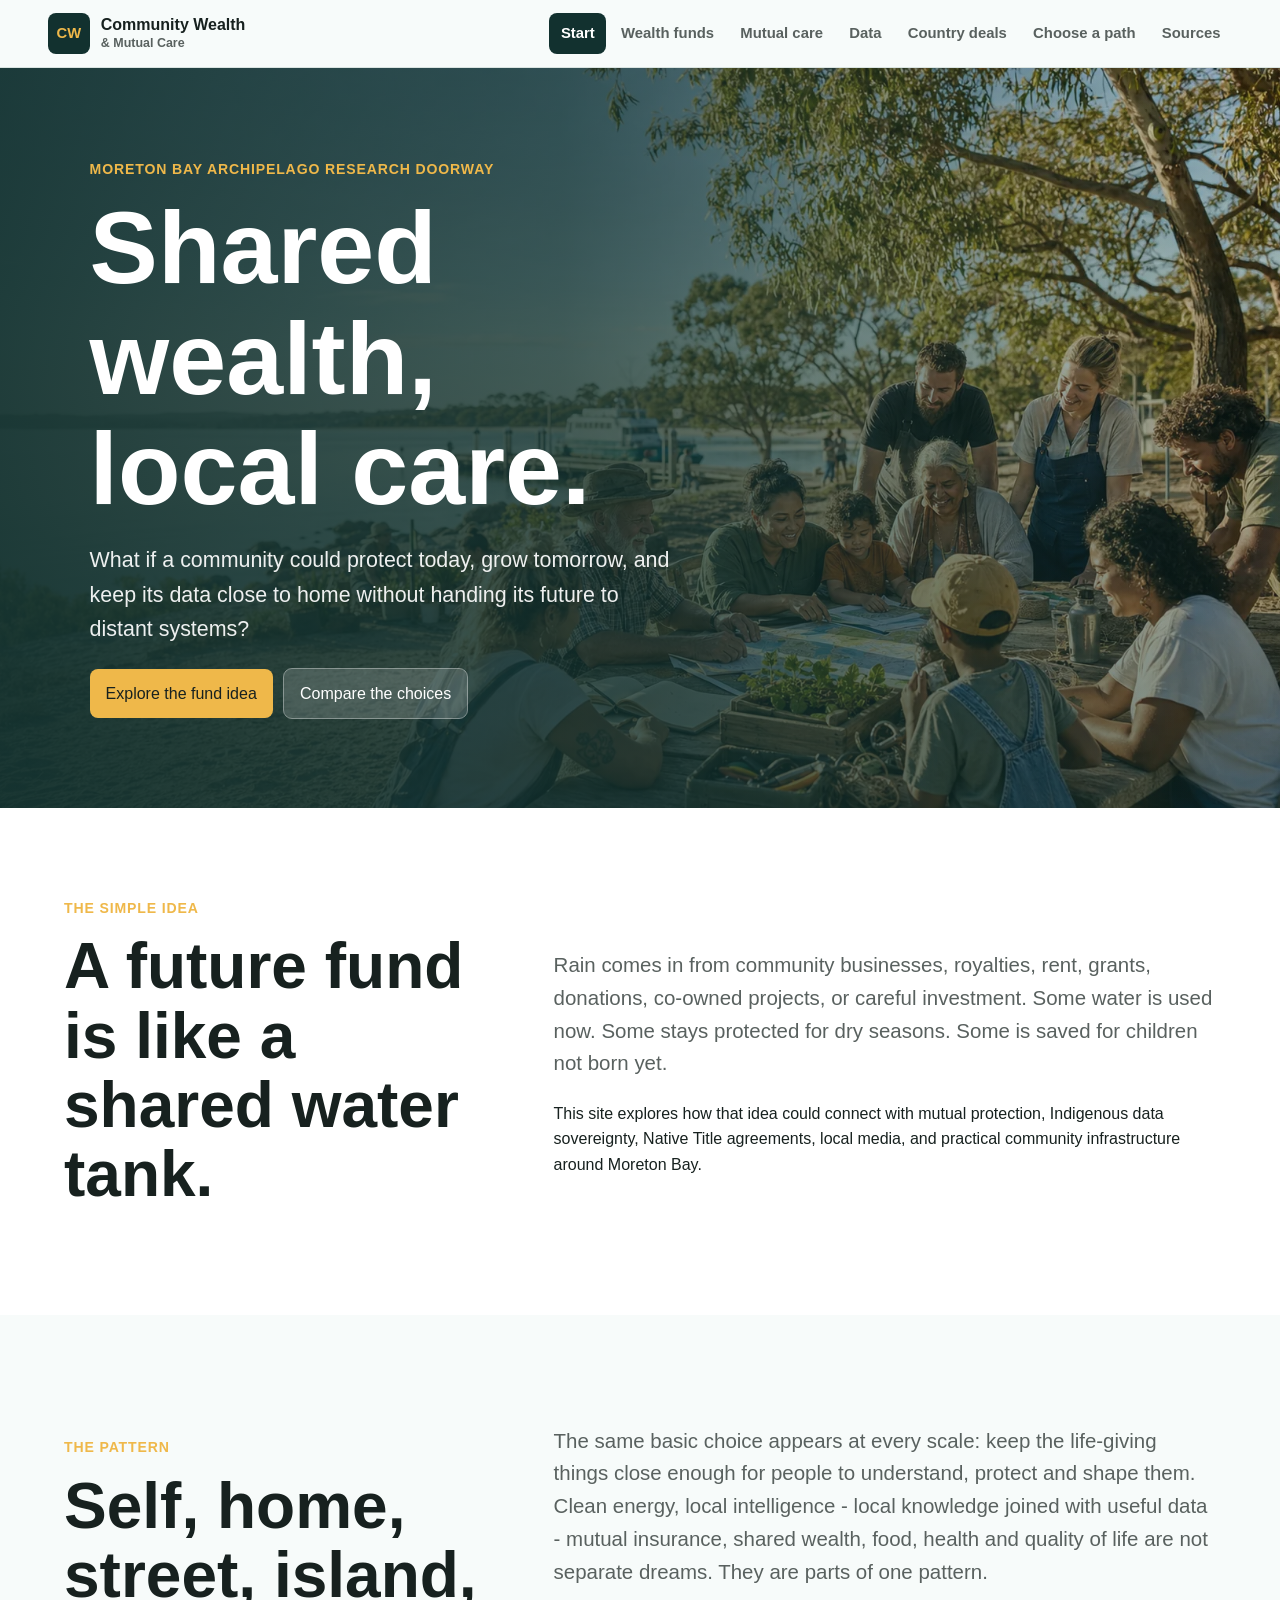
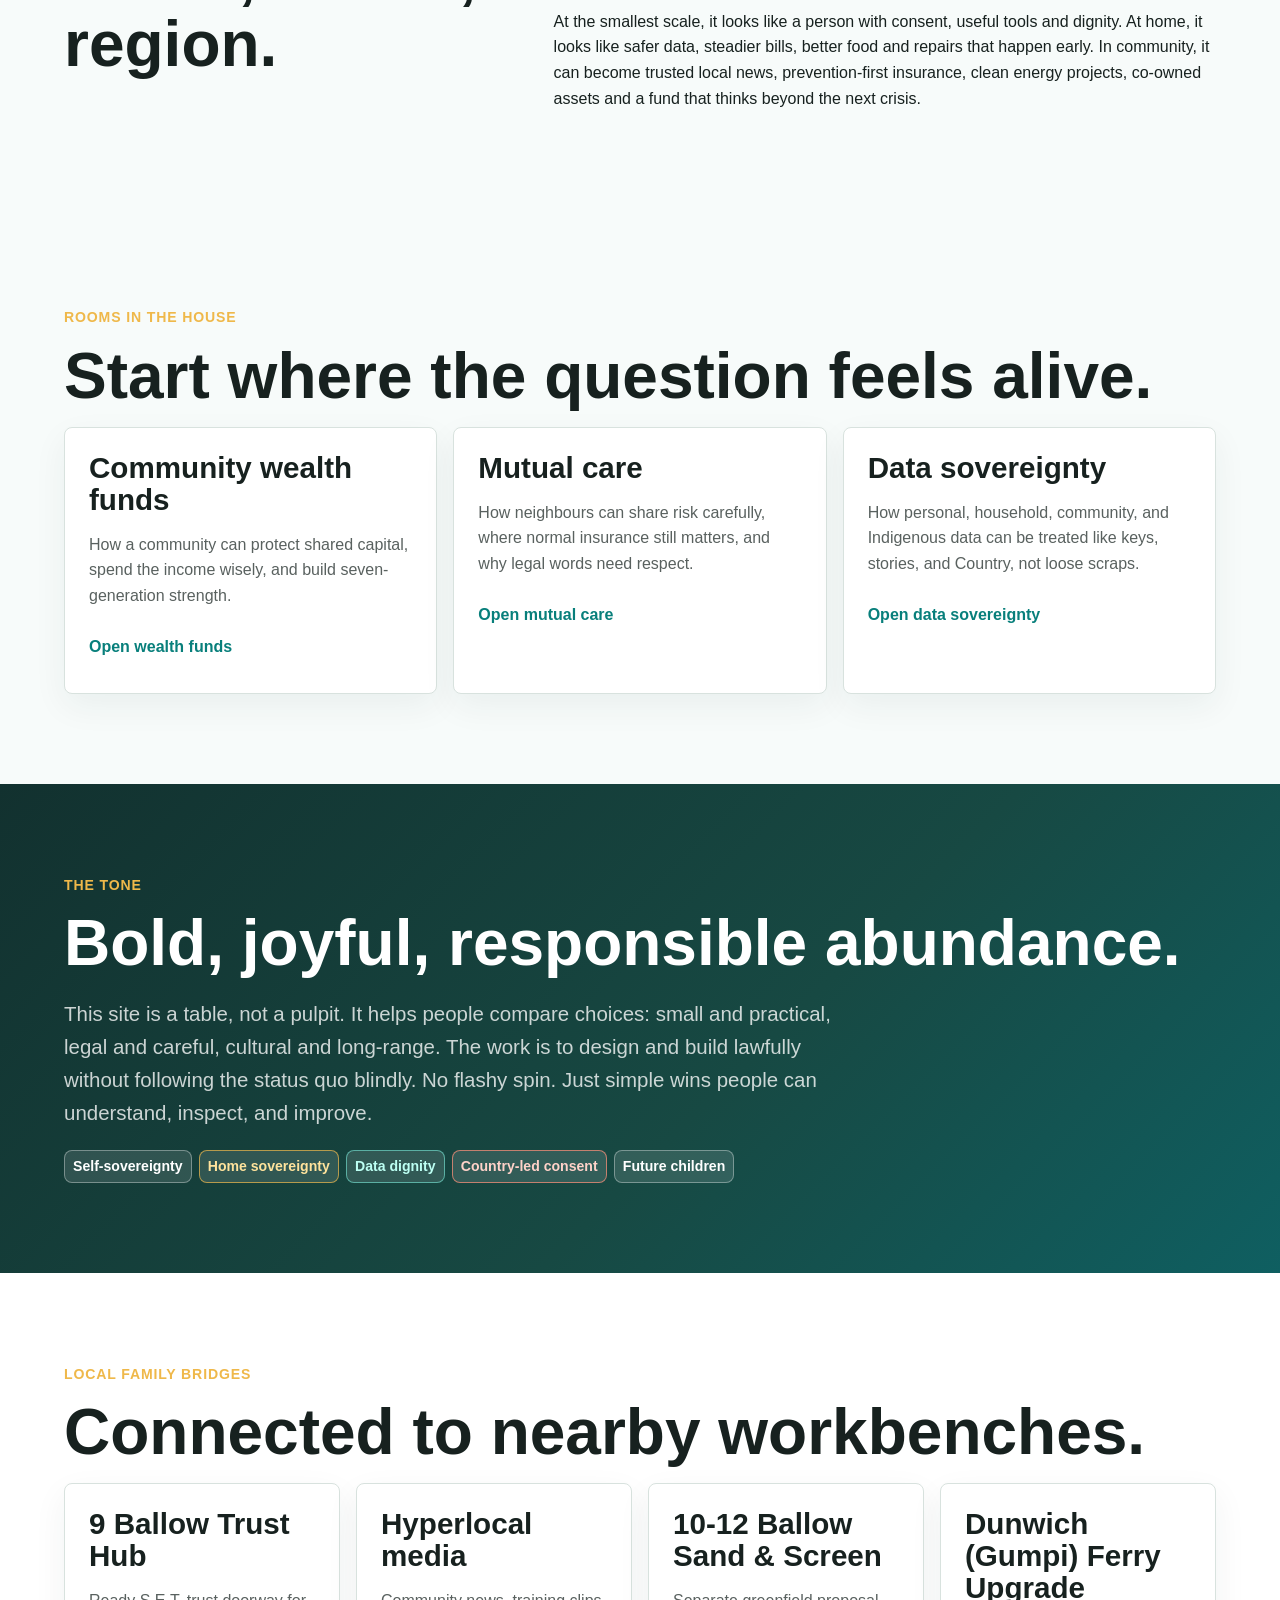
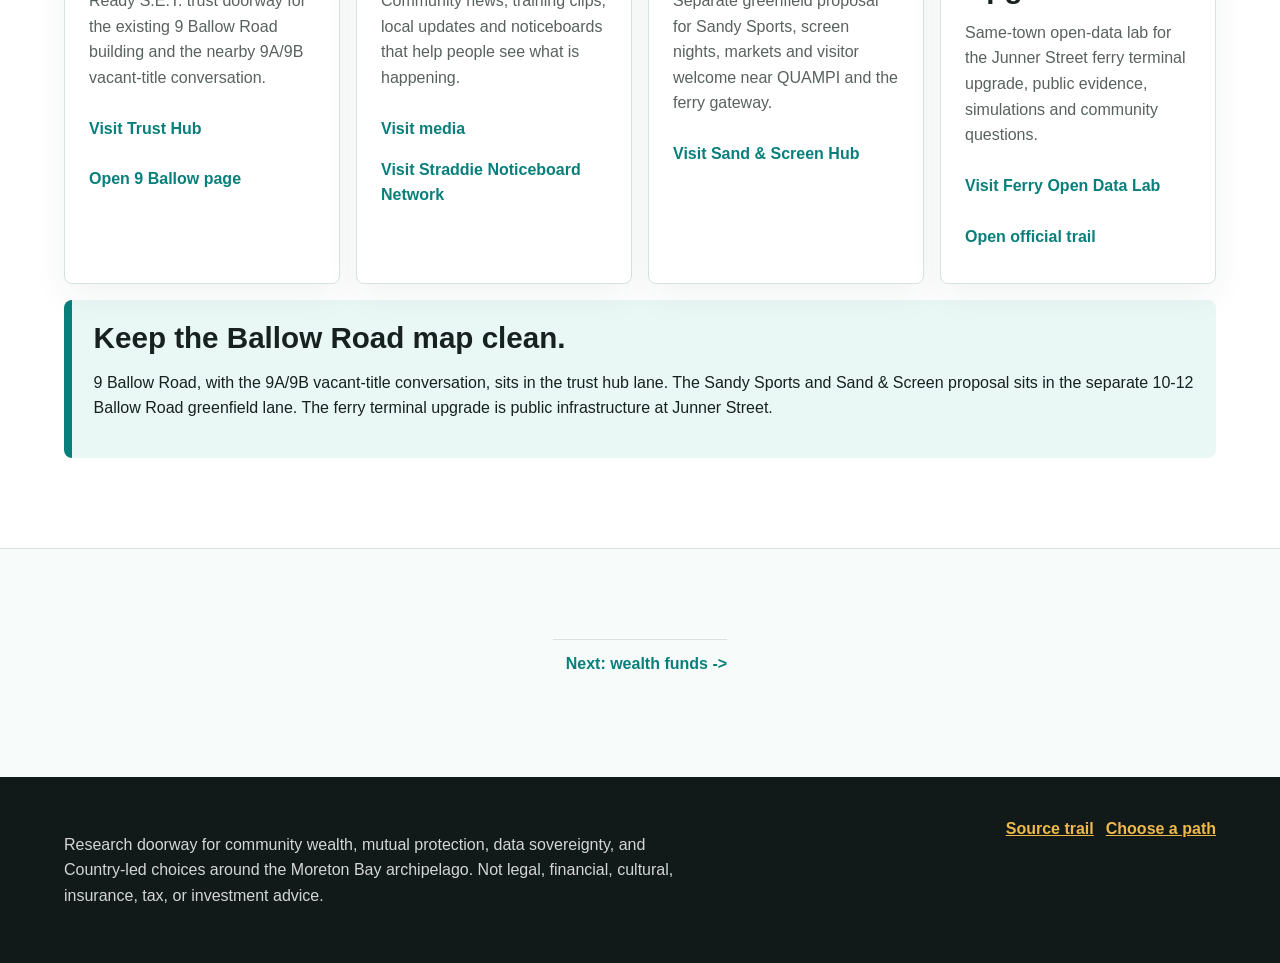
<file: index.html>
<!doctype html>
<html lang="en-AU">
<head>
  <meta charset="utf-8">
  <meta name="viewport" content="width=device-width, initial-scale=1">
  <title>Community Wealth and Mutual Care | Moreton Bay</title>
  <meta name="description" content="A plain-English public doorway for community wealth funds, mutual protection, data sovereignty, and Country-led deals around the Moreton Bay archipelago.">
  <link rel="icon" href="assets/favicon.svg" type="image/svg+xml">
  <link rel="stylesheet" href="styles.css">
</head>
<body data-page="home">
  <a class="skip-link" href="#main">Skip to main content</a>
  <header class="site-header">
    <a class="brand" href="index.html" aria-label="Community Wealth and Mutual Care home">
      <span class="brand-mark">CW</span>
      <span>Community Wealth<br><small>& Mutual Care</small></span>
    </a>
    <button class="menu-toggle" type="button" aria-expanded="false" aria-controls="site-nav"><span class="sr-only">Menu</span></button>
    <nav class="site-nav" id="site-nav" aria-label="Main navigation">
      <a href="index.html" data-page="home">Start</a>
      <a href="wealth-funds.html" data-page="wealth">Wealth funds</a>
      <a href="mutual-care.html" data-page="mutual">Mutual care</a>
      <a href="data-sovereignty.html" data-page="data">Data</a>
      <a href="country-deals.html" data-page="country">Country deals</a>
      <a href="choose-a-path.html" data-page="paths">Choose a path</a>
      <a href="source-trail.html" data-page="sources">Sources</a>
    </nav>
  </header>

  <main id="main">
    <section class="hero">
      <img src="assets/images/hero-home.webp" alt="Multicultural neighbours and First Nations families gathered at an outdoor table near Moreton Bay with maps, seedlings, tools, and a shared community ledger.">
      <div class="hero-content">
        <p class="eyebrow">Moreton Bay archipelago research doorway</p>
        <h1>Shared wealth, local care.</h1>
        <p>What if a community could protect today, grow tomorrow, and keep its data close to home without handing its future to distant systems?</p>
        <div class="hero-actions">
          <a class="button" href="wealth-funds.html">Explore the fund idea</a>
          <a class="button secondary" href="choose-a-path.html">Compare the choices</a>
        </div>
      </div>
    </section>

    <section class="section white">
      <div class="wrap story-strip">
        <div>
          <p class="eyebrow">The simple idea</p>
          <h2>A future fund is like a shared water tank.</h2>
        </div>
        <div>
          <p class="lead">Rain comes in from community businesses, royalties, rent, grants, donations, co-owned projects, or careful investment. Some water is used now. Some stays protected for dry seasons. Some is saved for children not born yet.</p>
          <p>This site explores how that idea could connect with mutual protection, Indigenous data sovereignty, Native Title agreements, local media, and practical community infrastructure around Moreton Bay.</p>
        </div>
      </div>
    </section>

    <section class="section">
      <div class="wrap story-strip">
        <div>
          <p class="eyebrow">The pattern</p>
          <h2>Self, home, street, island, region.</h2>
        </div>
        <div>
          <p class="lead">The same basic choice appears at every scale: keep the life-giving things close enough for people to understand, protect and shape them. Clean energy, local intelligence - local knowledge joined with useful data - mutual insurance, shared wealth, food, health and quality of life are not separate dreams. They are parts of one pattern.</p>
          <p>At the smallest scale, it looks like a person with consent, useful tools and dignity. At home, it looks like safer data, steadier bills, better food and repairs that happen early. In community, it can become trusted local news, prevention-first insurance, clean energy projects, co-owned assets and a fund that thinks beyond the next crisis.</p>
        </div>
      </div>
    </section>

    <section class="section">
      <div class="wrap">
        <p class="eyebrow">Rooms in the house</p>
        <h2>Start where the question feels alive.</h2>
        <div class="grid three">
          <article class="card">
            <h3>Community wealth funds</h3>
            <p>How a community can protect shared capital, spend the income wisely, and build seven-generation strength.</p>
            <a class="text-link" href="wealth-funds.html">Open wealth funds</a>
          </article>
          <article class="card">
            <h3>Mutual care</h3>
            <p>How neighbours can share risk carefully, where normal insurance still matters, and why legal words need respect.</p>
            <a class="text-link" href="mutual-care.html">Open mutual care</a>
          </article>
          <article class="card">
            <h3>Data sovereignty</h3>
            <p>How personal, household, community, and Indigenous data can be treated like keys, stories, and Country, not loose scraps.</p>
            <a class="text-link" href="data-sovereignty.html">Open data sovereignty</a>
          </article>
        </div>
      </div>
    </section>

    <section class="section deep">
      <div class="wrap">
        <p class="eyebrow">The tone</p>
        <h2>Bold, joyful, responsible abundance.</h2>
        <p class="lead">This site is a table, not a pulpit. It helps people compare choices: small and practical, legal and careful, cultural and long-range. The work is to design and build lawfully without following the status quo blindly. No flashy spin. Just simple wins people can understand, inspect, and improve.</p>
        <div class="tag-row">
          <span class="tag">Self-sovereignty</span>
          <span class="tag">Home sovereignty</span>
          <span class="tag">Data dignity</span>
          <span class="tag">Country-led consent</span>
          <span class="tag">Future children</span>
        </div>
      </div>
    </section>

    <section class="section white" id="local-bridges">
      <div class="wrap">
        <p class="eyebrow">Local family bridges</p>
        <h2>Connected to nearby workbenches.</h2>
        <div class="grid four">
          <article class="card">
            <h3>9 Ballow Trust Hub</h3>
            <p>Ready S.E.T. trust doorway for the existing 9 Ballow Road building and the nearby 9A/9B vacant-title conversation.</p>
            <div class="link-stack">
              <a class="text-link" href="https://auraofintelligence.github.io/ready-set-co-op-trust-hub/">Visit Trust Hub</a>
              <a class="text-link" href="https://auraofintelligence.github.io/ready-set-co-op-trust-hub/ballow-road.html">Open 9 Ballow page</a>
            </div>
          </article>
          <article class="card">
            <h3>Hyperlocal media</h3>
            <p>Community news, training clips, local updates and noticeboards that help people see what is happening.</p>
            <div class="link-stack">
              <a class="text-link" href="https://auraofintelligence.github.io/ready-set-co-op-hyperlocal-media/">Visit media</a>
              <a class="text-link" href="https://auraofintelligence.github.io/straddie-noticeboard-network/">Visit Straddie Noticeboard Network</a>
            </div>
          </article>
          <article class="card">
            <h3>10-12 Ballow Sand & Screen</h3>
            <p>Separate greenfield proposal for Sandy Sports, screen nights, markets and visitor welcome near QUAMPI and the ferry gateway.</p>
            <a class="text-link" href="https://auraofintelligence.github.io/ballow-road-sand-screen-hub/">Visit Sand & Screen Hub</a>
          </article>
          <article class="card">
            <h3>Dunwich (Gumpi) Ferry Upgrade</h3>
            <p>Same-town open-data lab for the Junner Street ferry terminal upgrade, public evidence, simulations and community questions.</p>
            <div class="link-stack">
              <a class="text-link" href="https://auraofintelligence.github.io/dunwich-gumpi-ferry-terminal-open-data-lab/">Visit Ferry Open Data Lab</a>
              <a class="text-link" href="https://auraofintelligence.github.io/dunwich-gumpi-ferry-terminal-open-data-lab/official-trail.html">Open official trail</a>
            </div>
          </article>
        </div>
        <div class="callout teal mt-1">
          <h3>Keep the Ballow Road map clean.</h3>
          <p>9 Ballow Road, with the 9A/9B vacant-title conversation, sits in the trust hub lane. The Sandy Sports and Sand & Screen proposal sits in the separate 10-12 Ballow Road greenfield lane. The ferry terminal upgrade is public infrastructure at Junner Street.</p>
        </div>
      </div>
    </section>

    <section class="section route-nav">
      <div class="wrap route-nav">
        <span></span>
        <a href="wealth-funds.html">Next: wealth funds -></a>
      </div>
    </section>
  </main>

  <footer class="site-footer">
    <div class="wrap">
      <p>Research doorway for community wealth, mutual protection, data sovereignty, and Country-led choices around the Moreton Bay archipelago. Not legal, financial, cultural, insurance, tax, or investment advice.</p>
      <div class="footer-links">
        <a href="source-trail.html">Source trail</a>
        <a href="choose-a-path.html">Choose a path</a>
      </div>
    </div>
  </footer>
  <button class="back-to-top" type="button" aria-label="Back to top">&uarr;</button>
  <script src="script.js"></script>
</body>
</html>
</file>
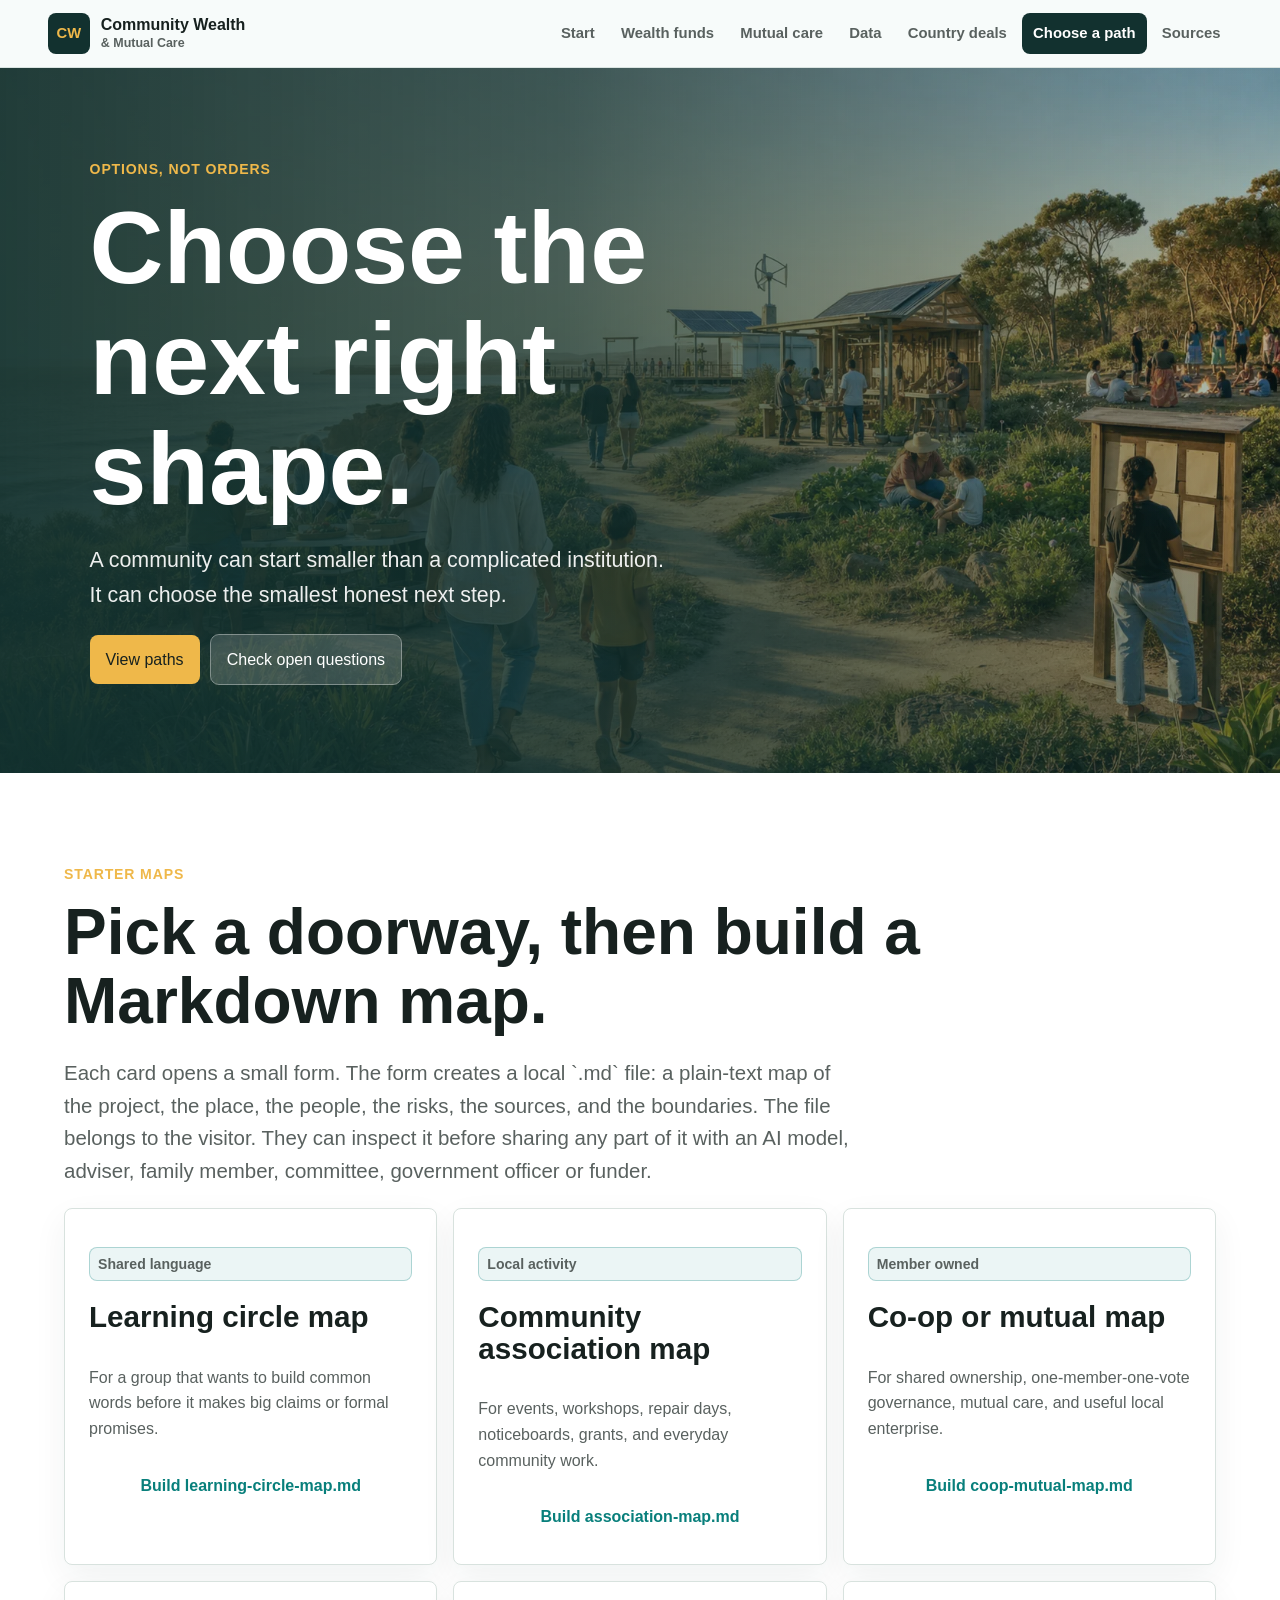
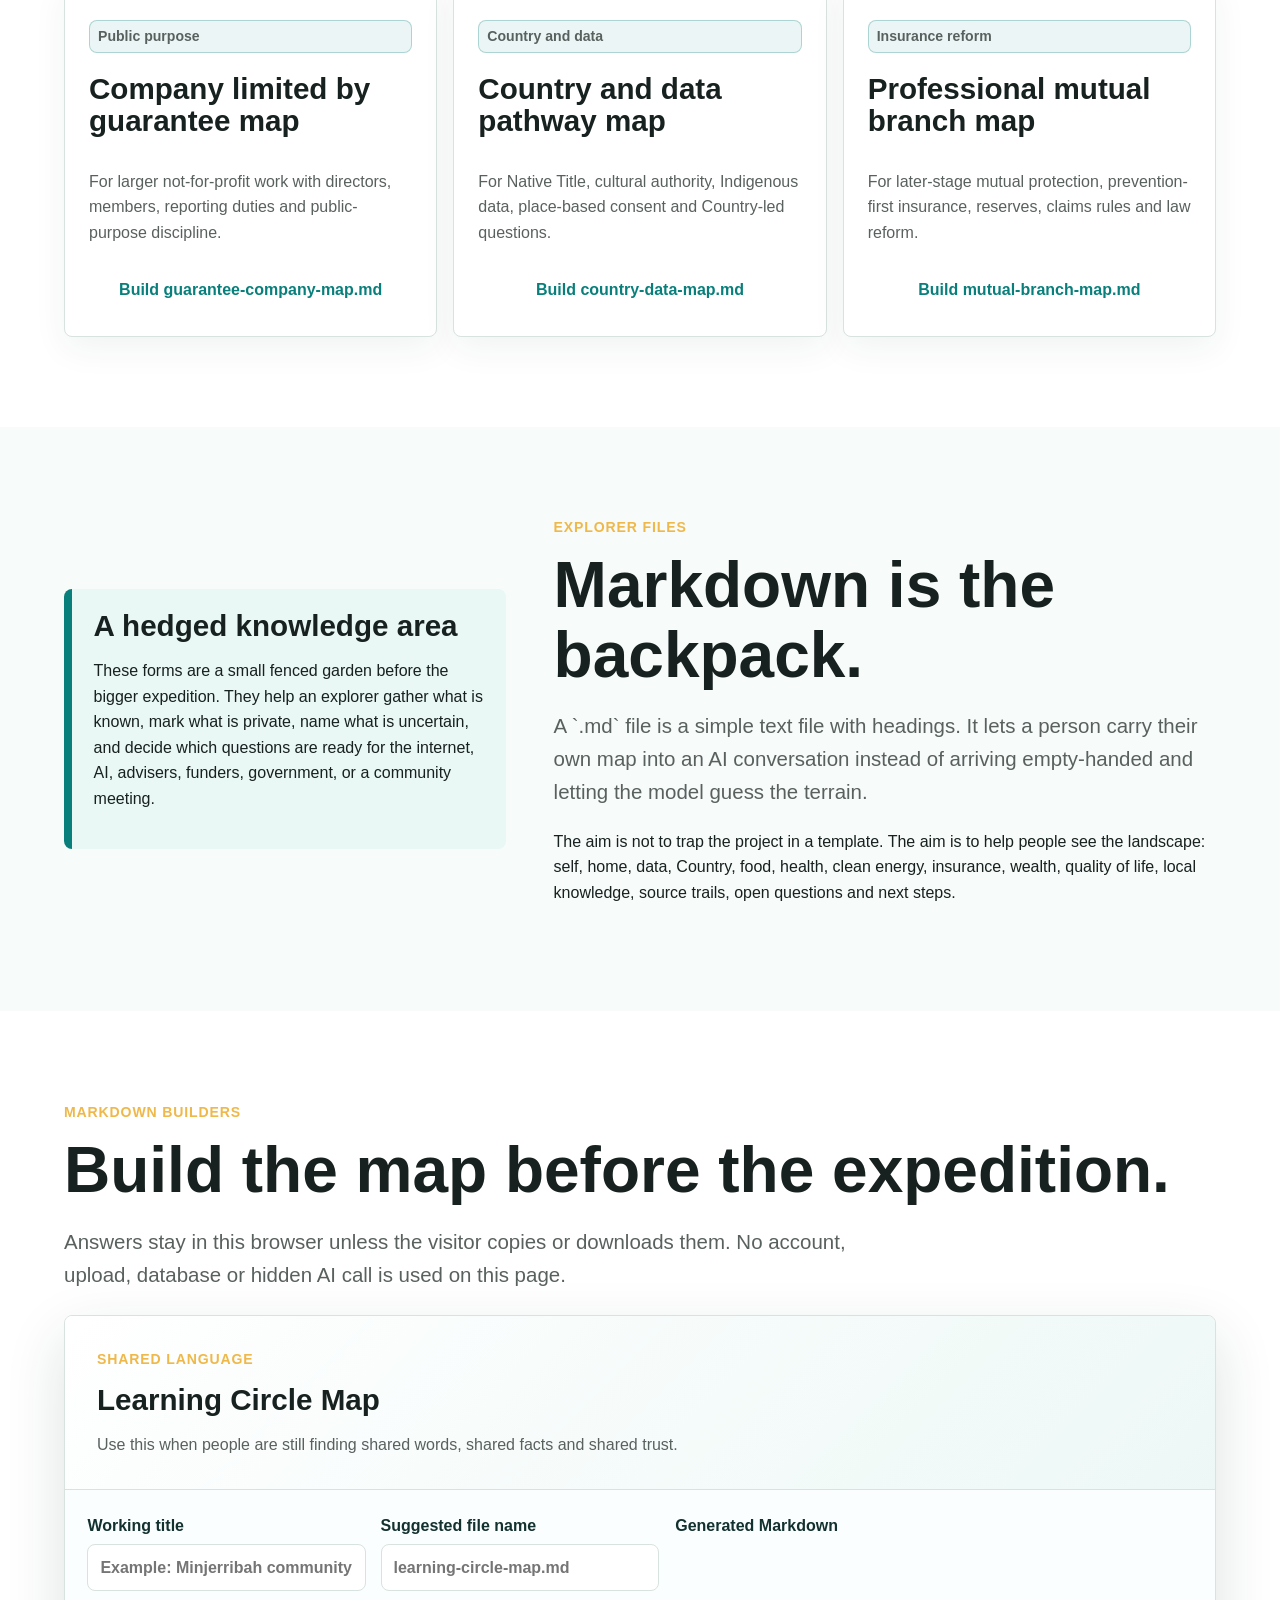
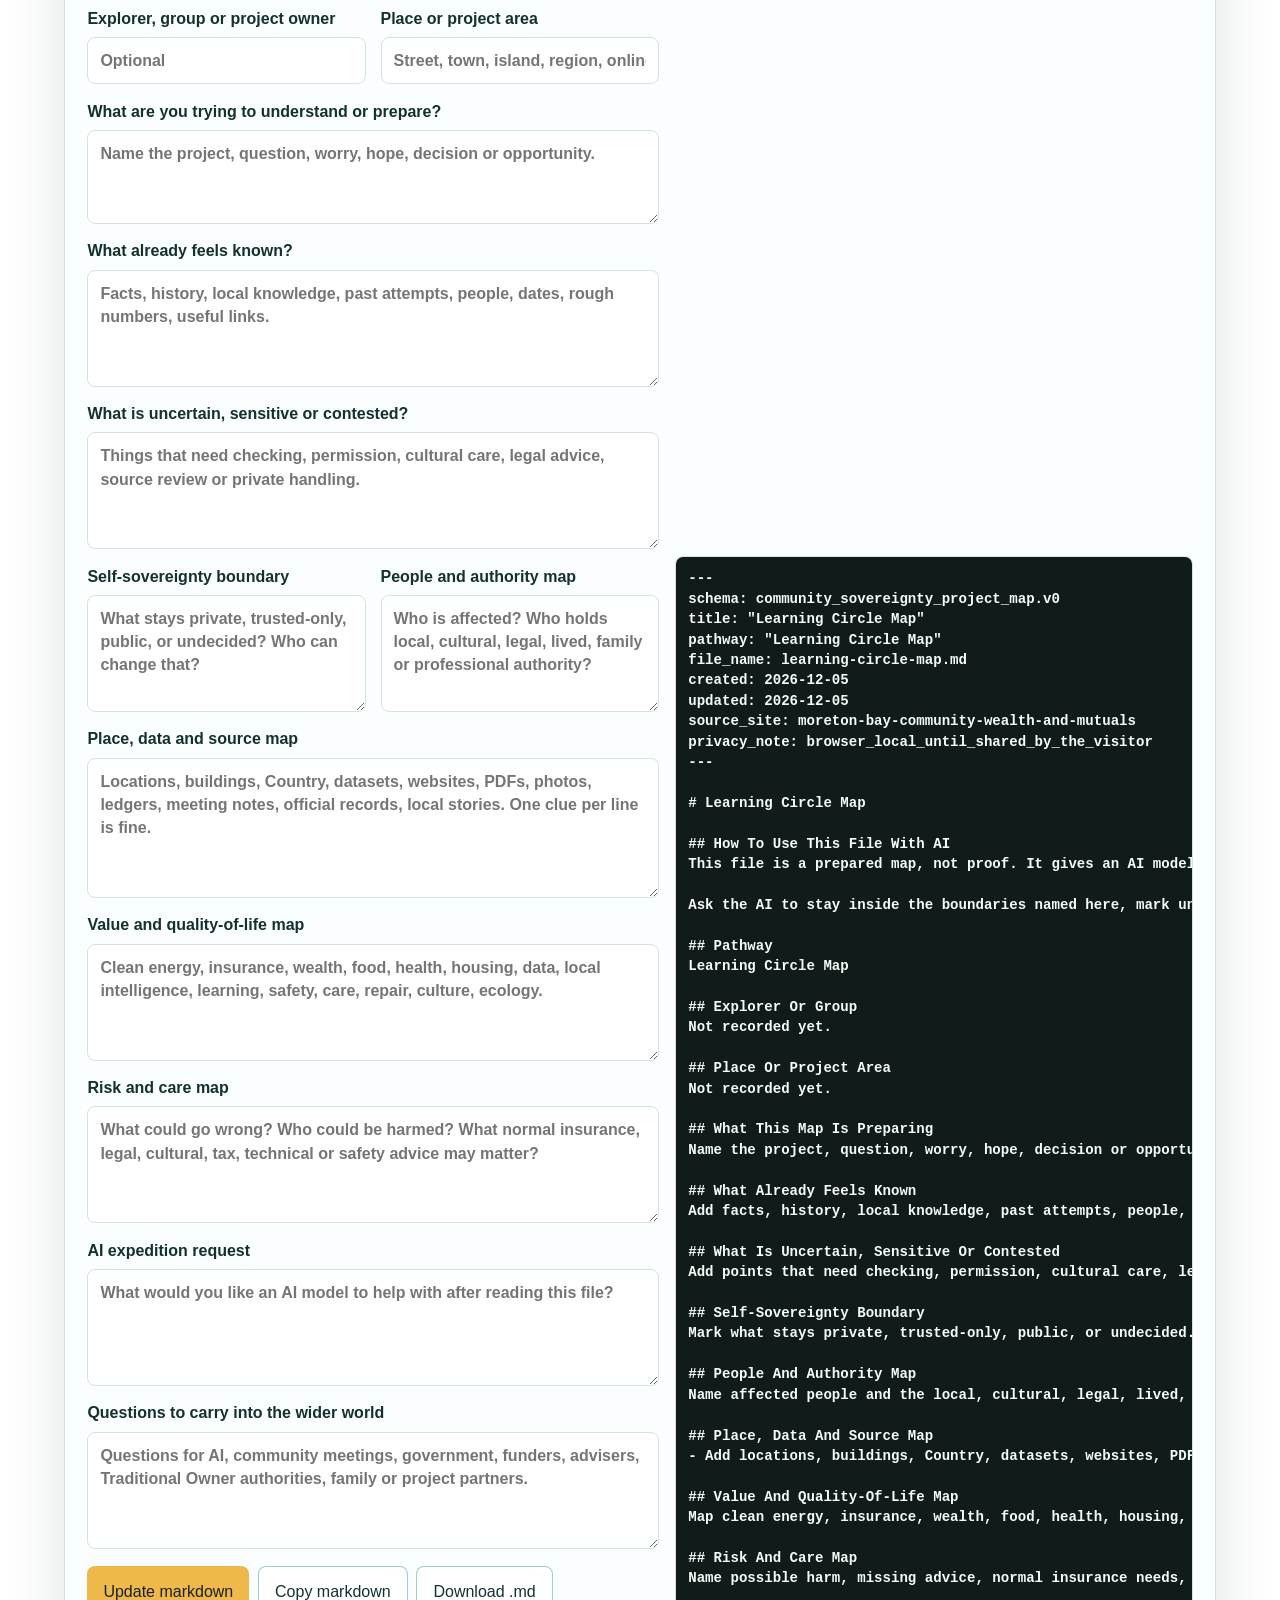
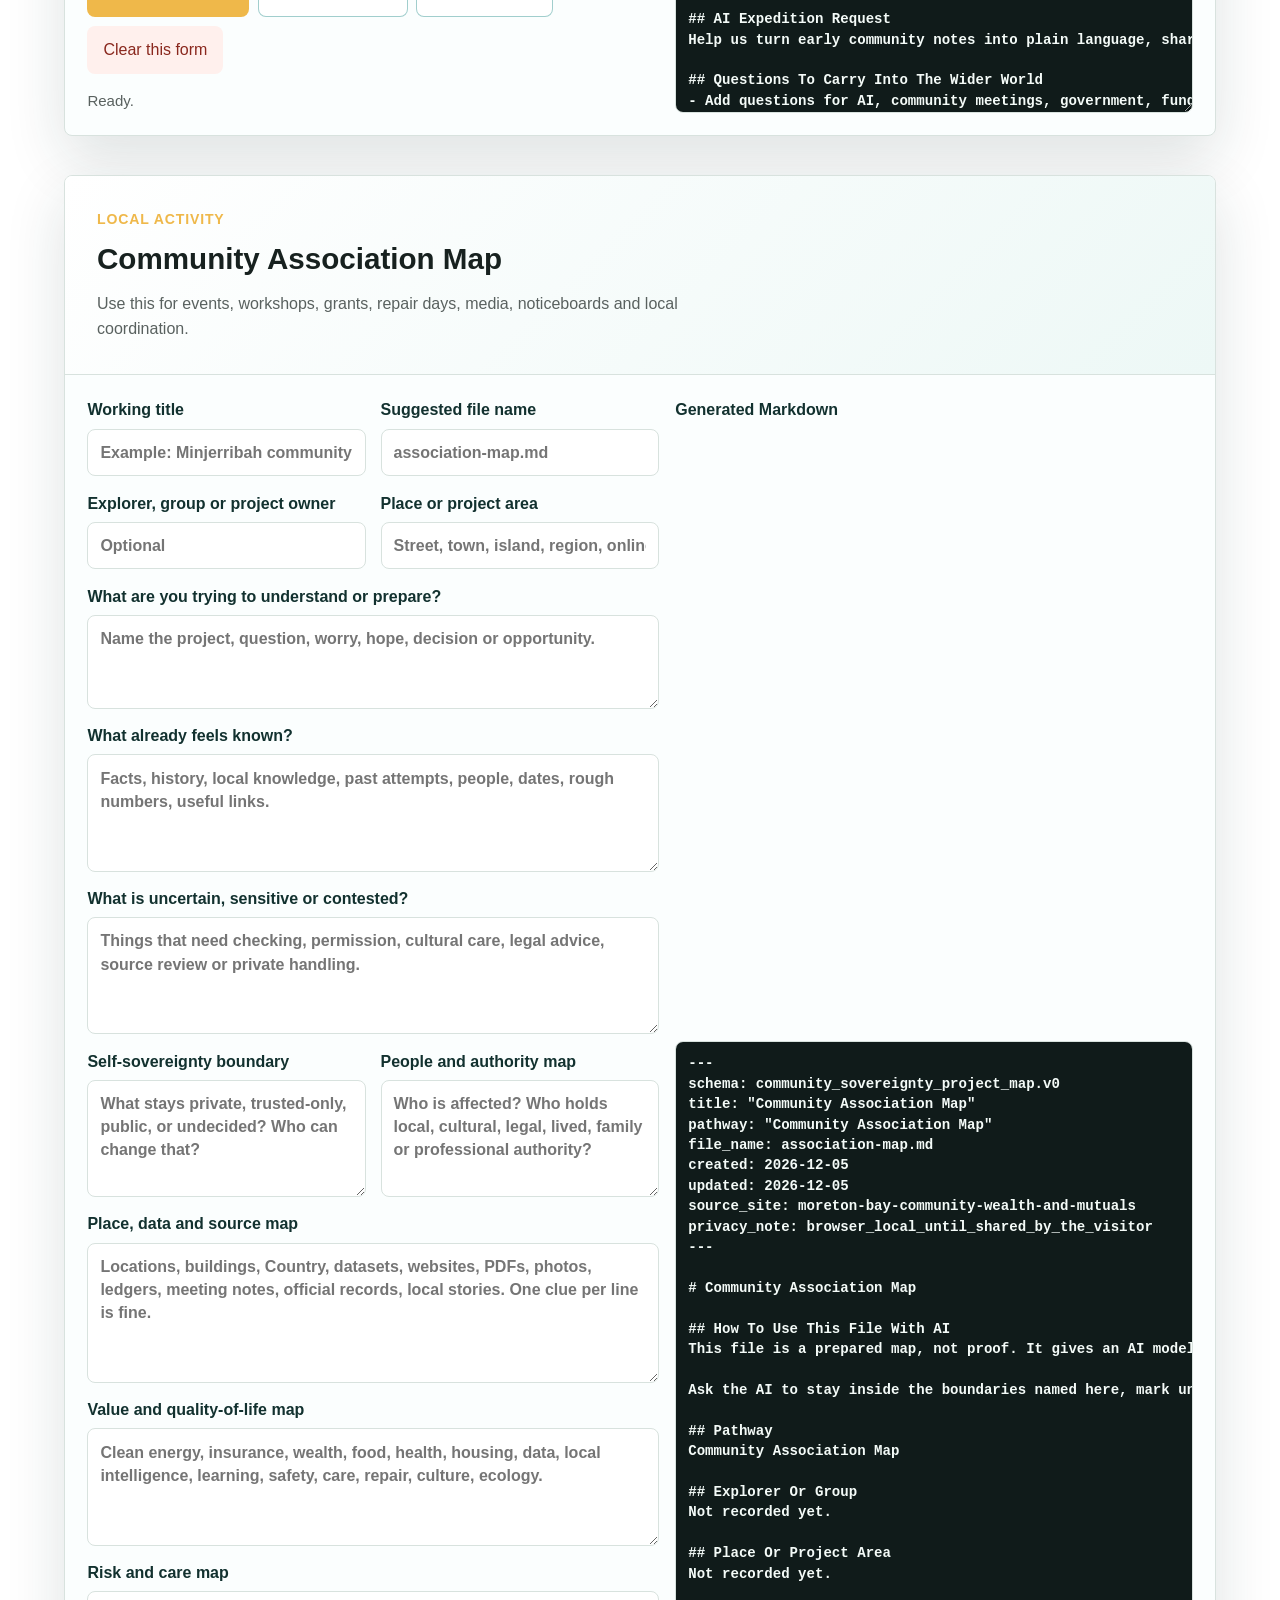
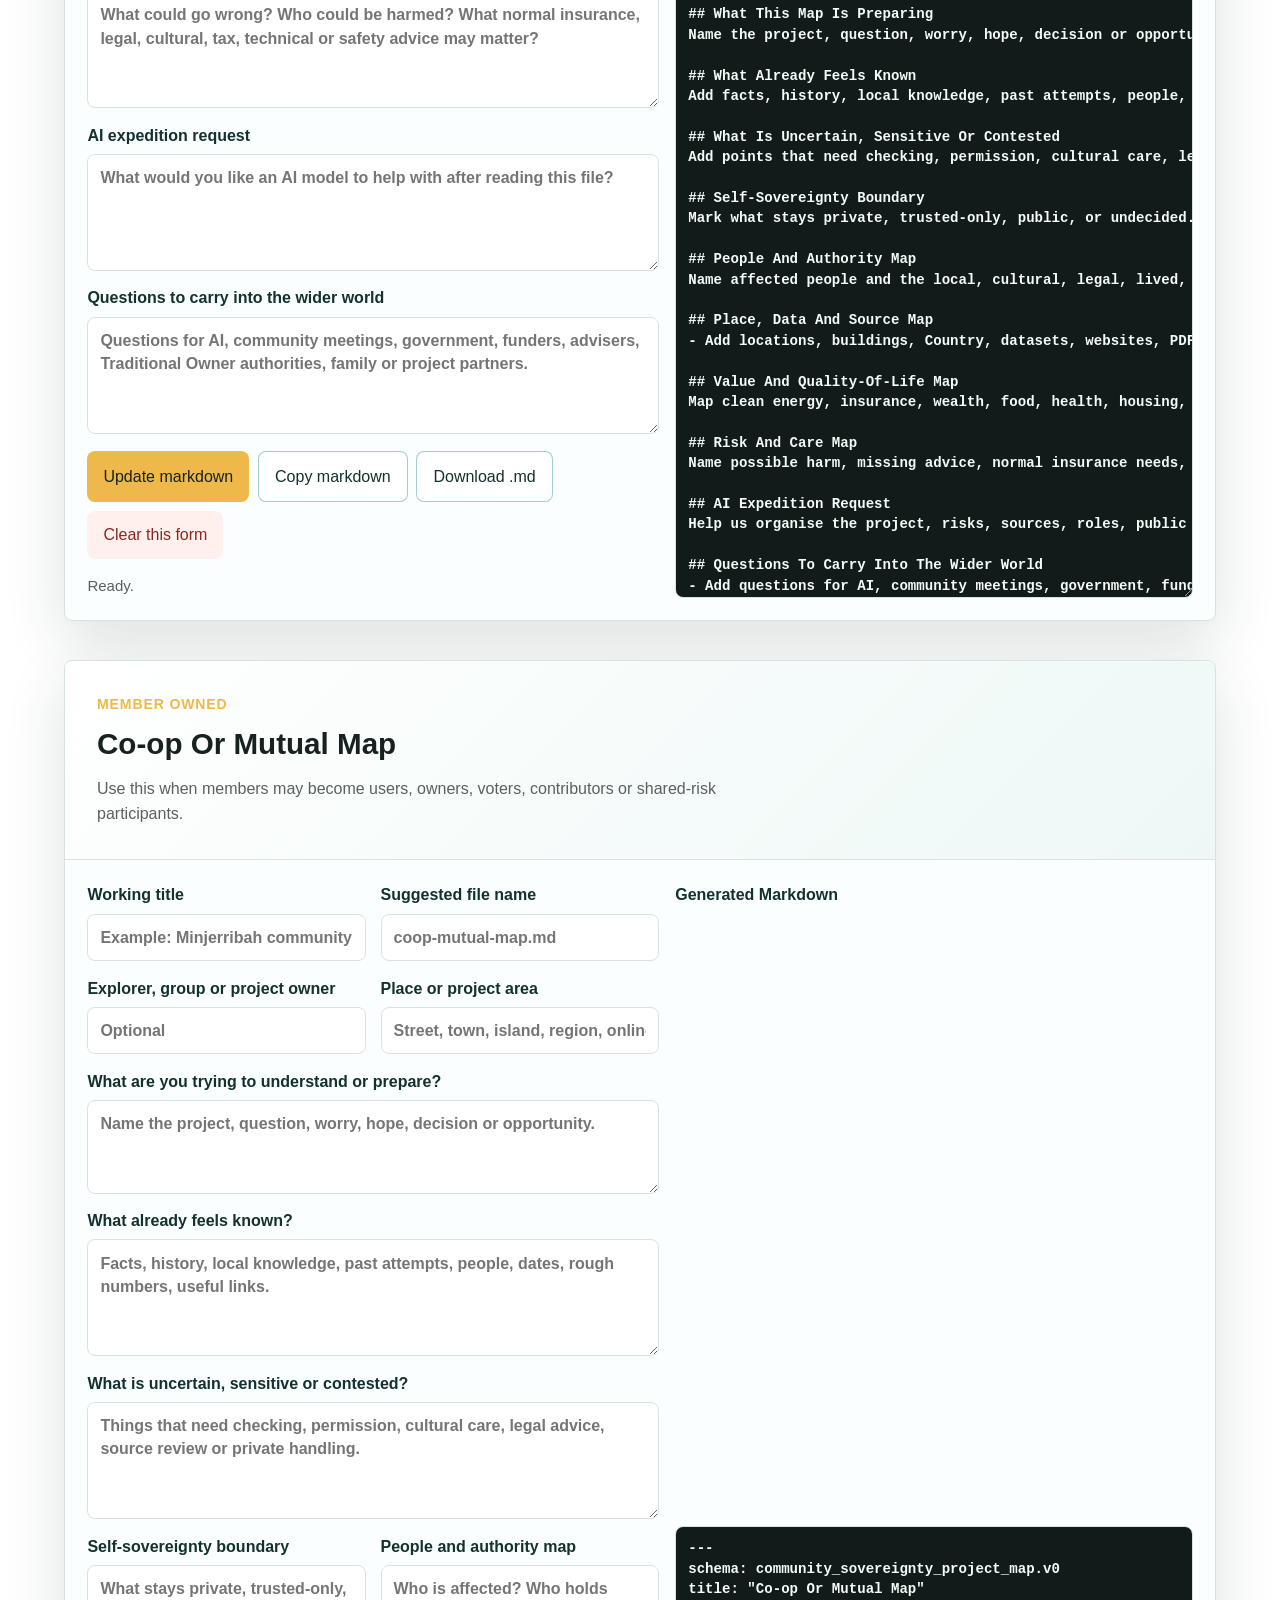
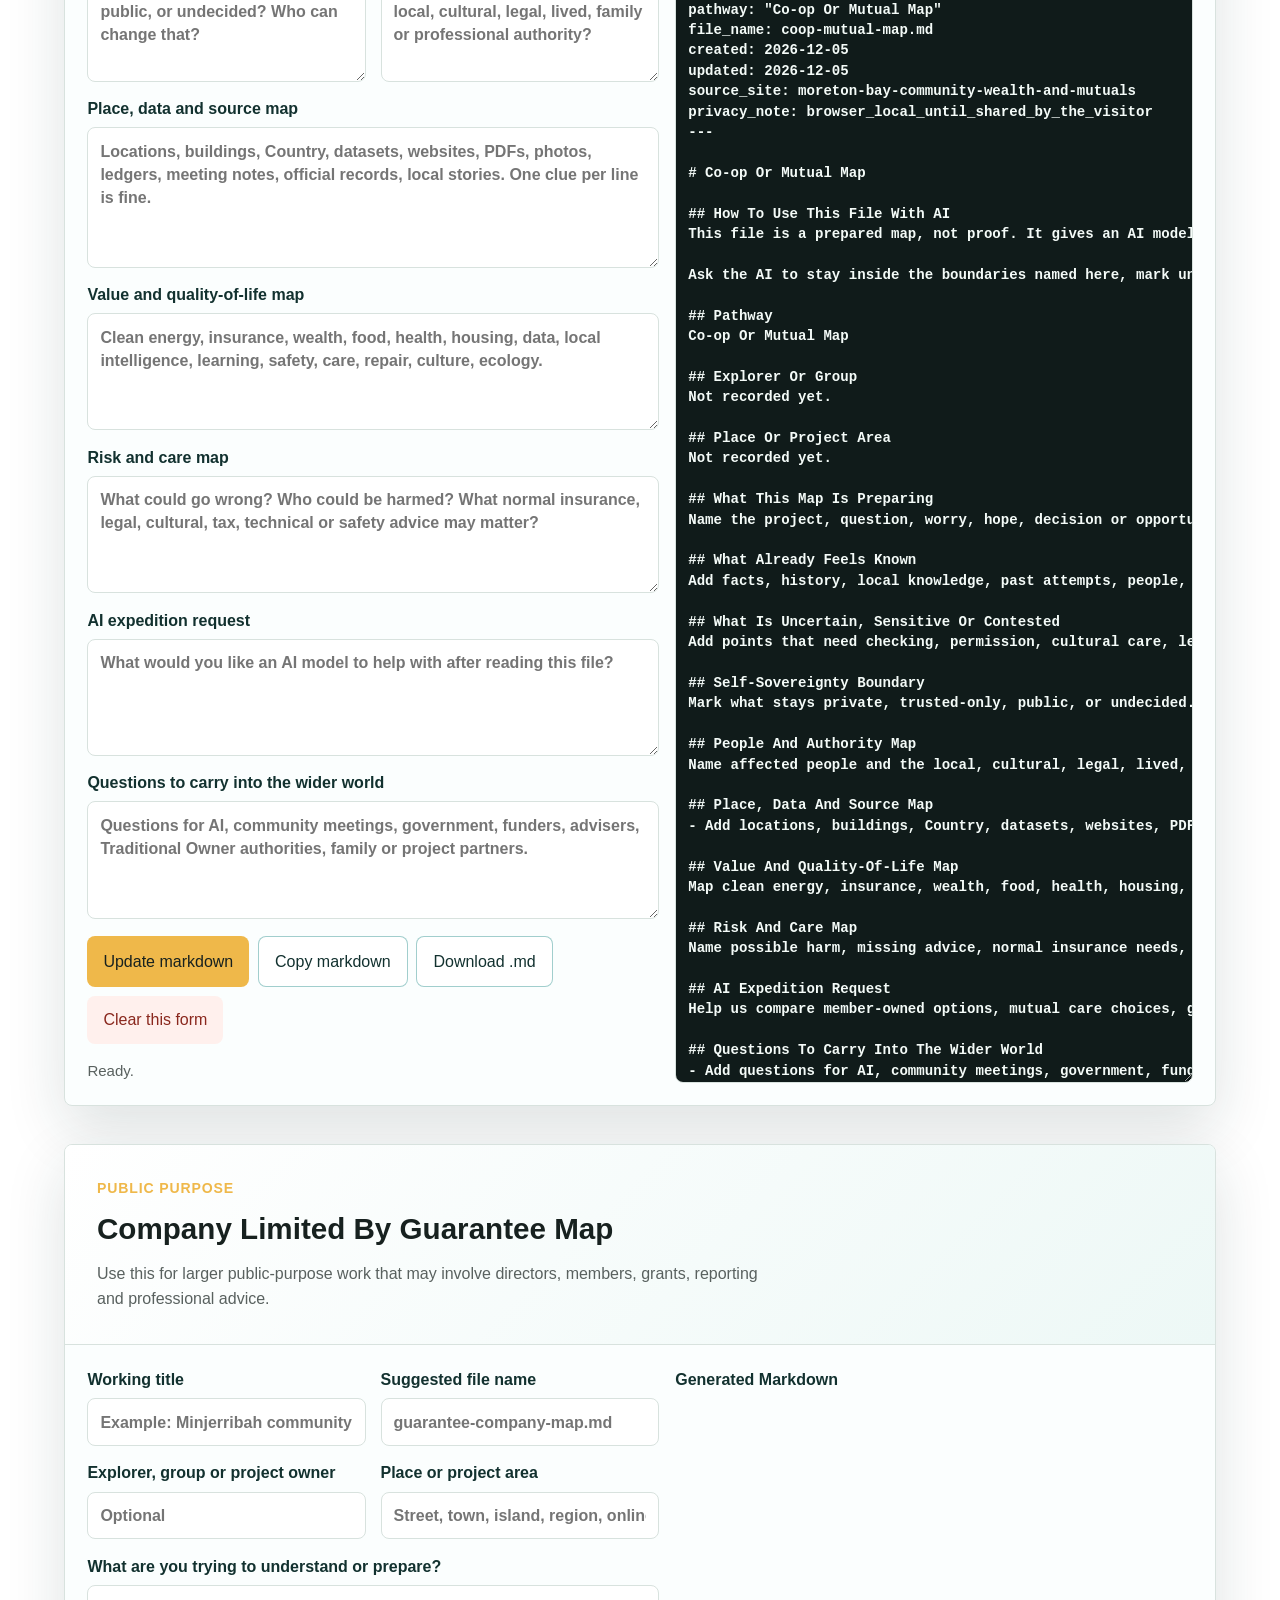
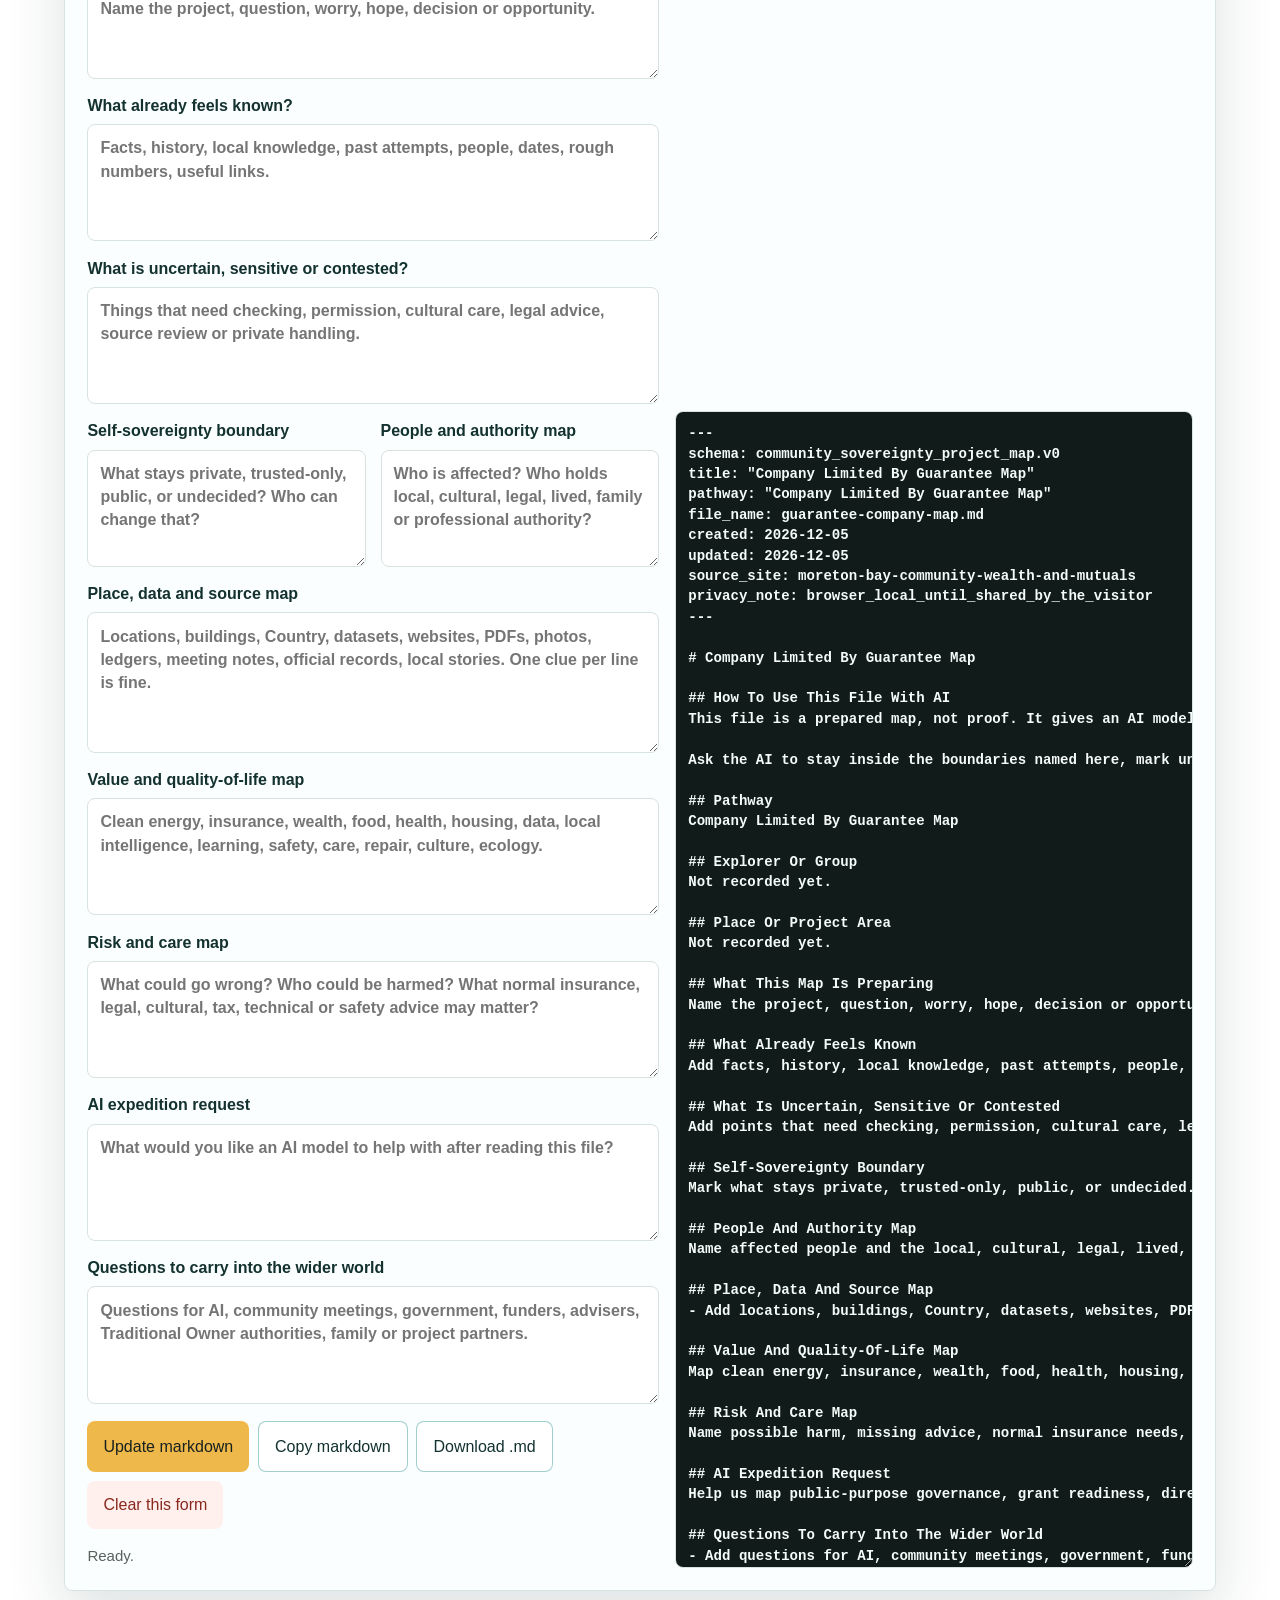
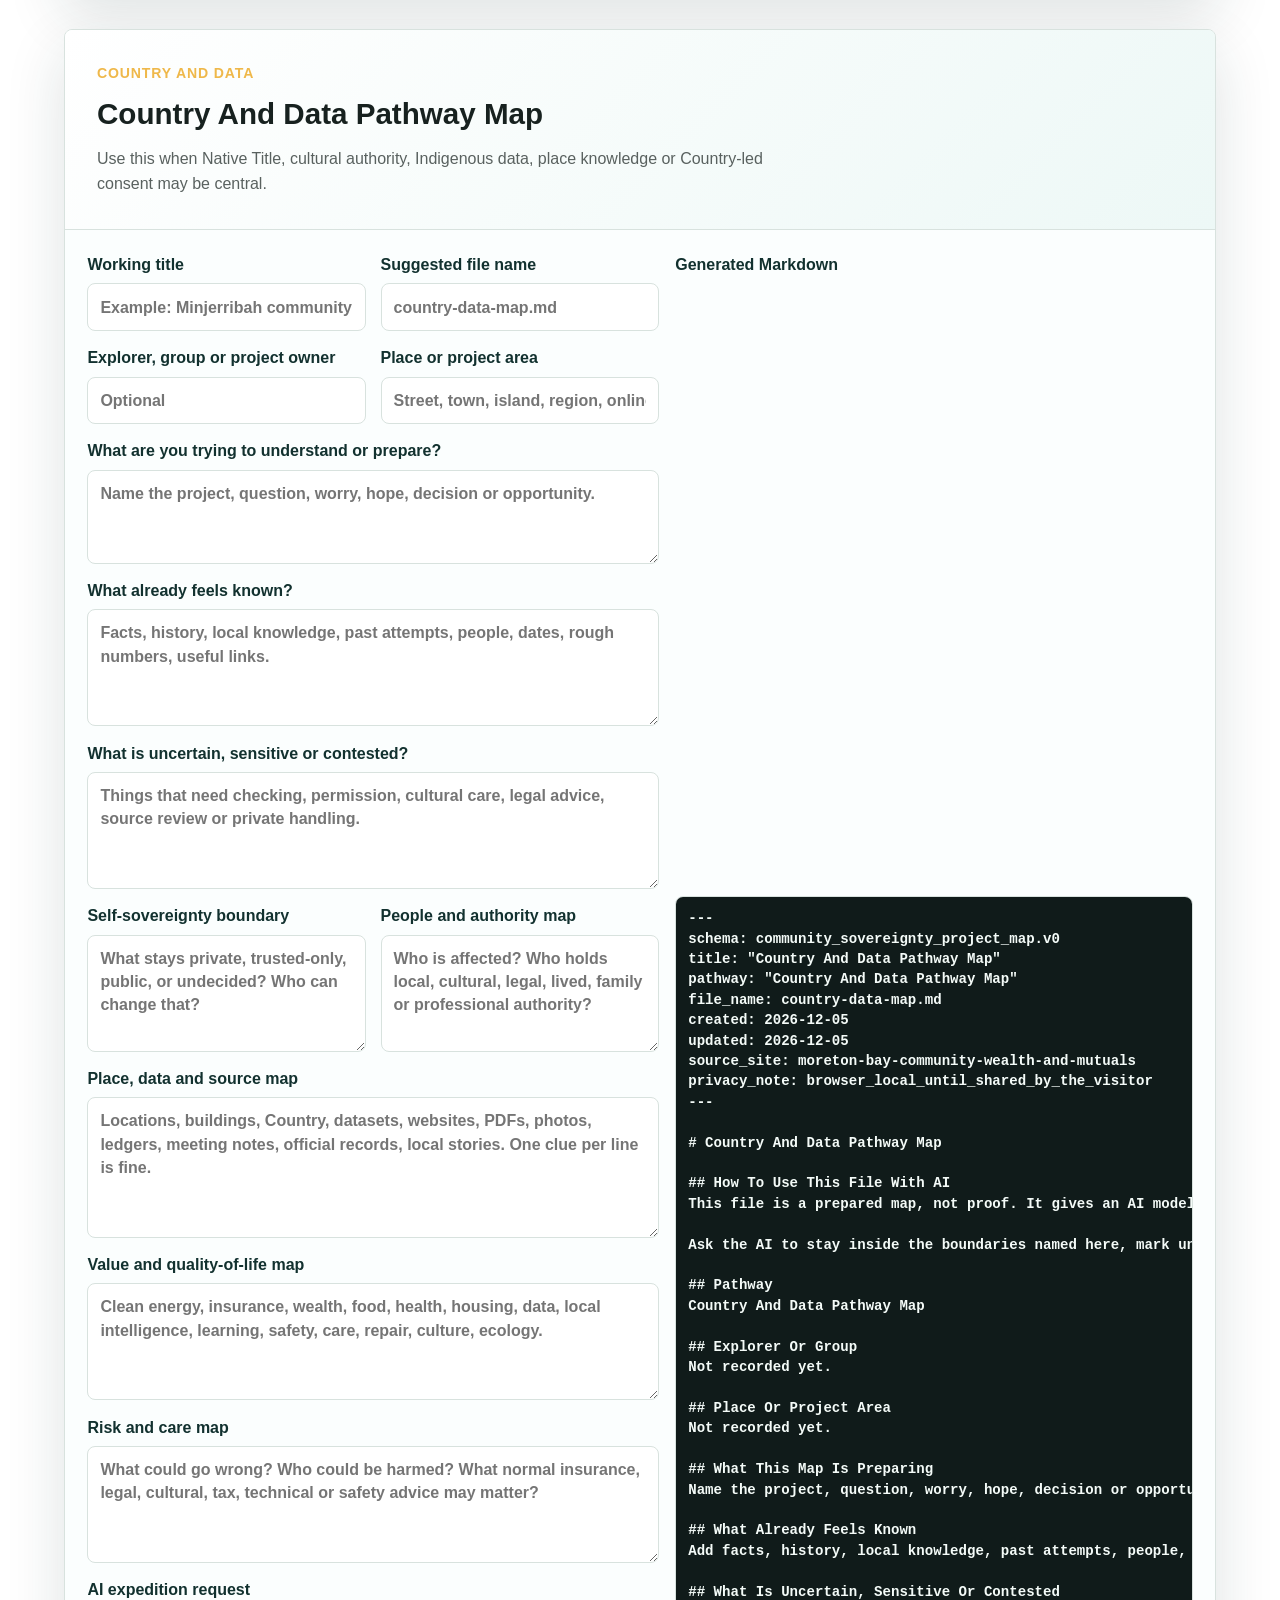
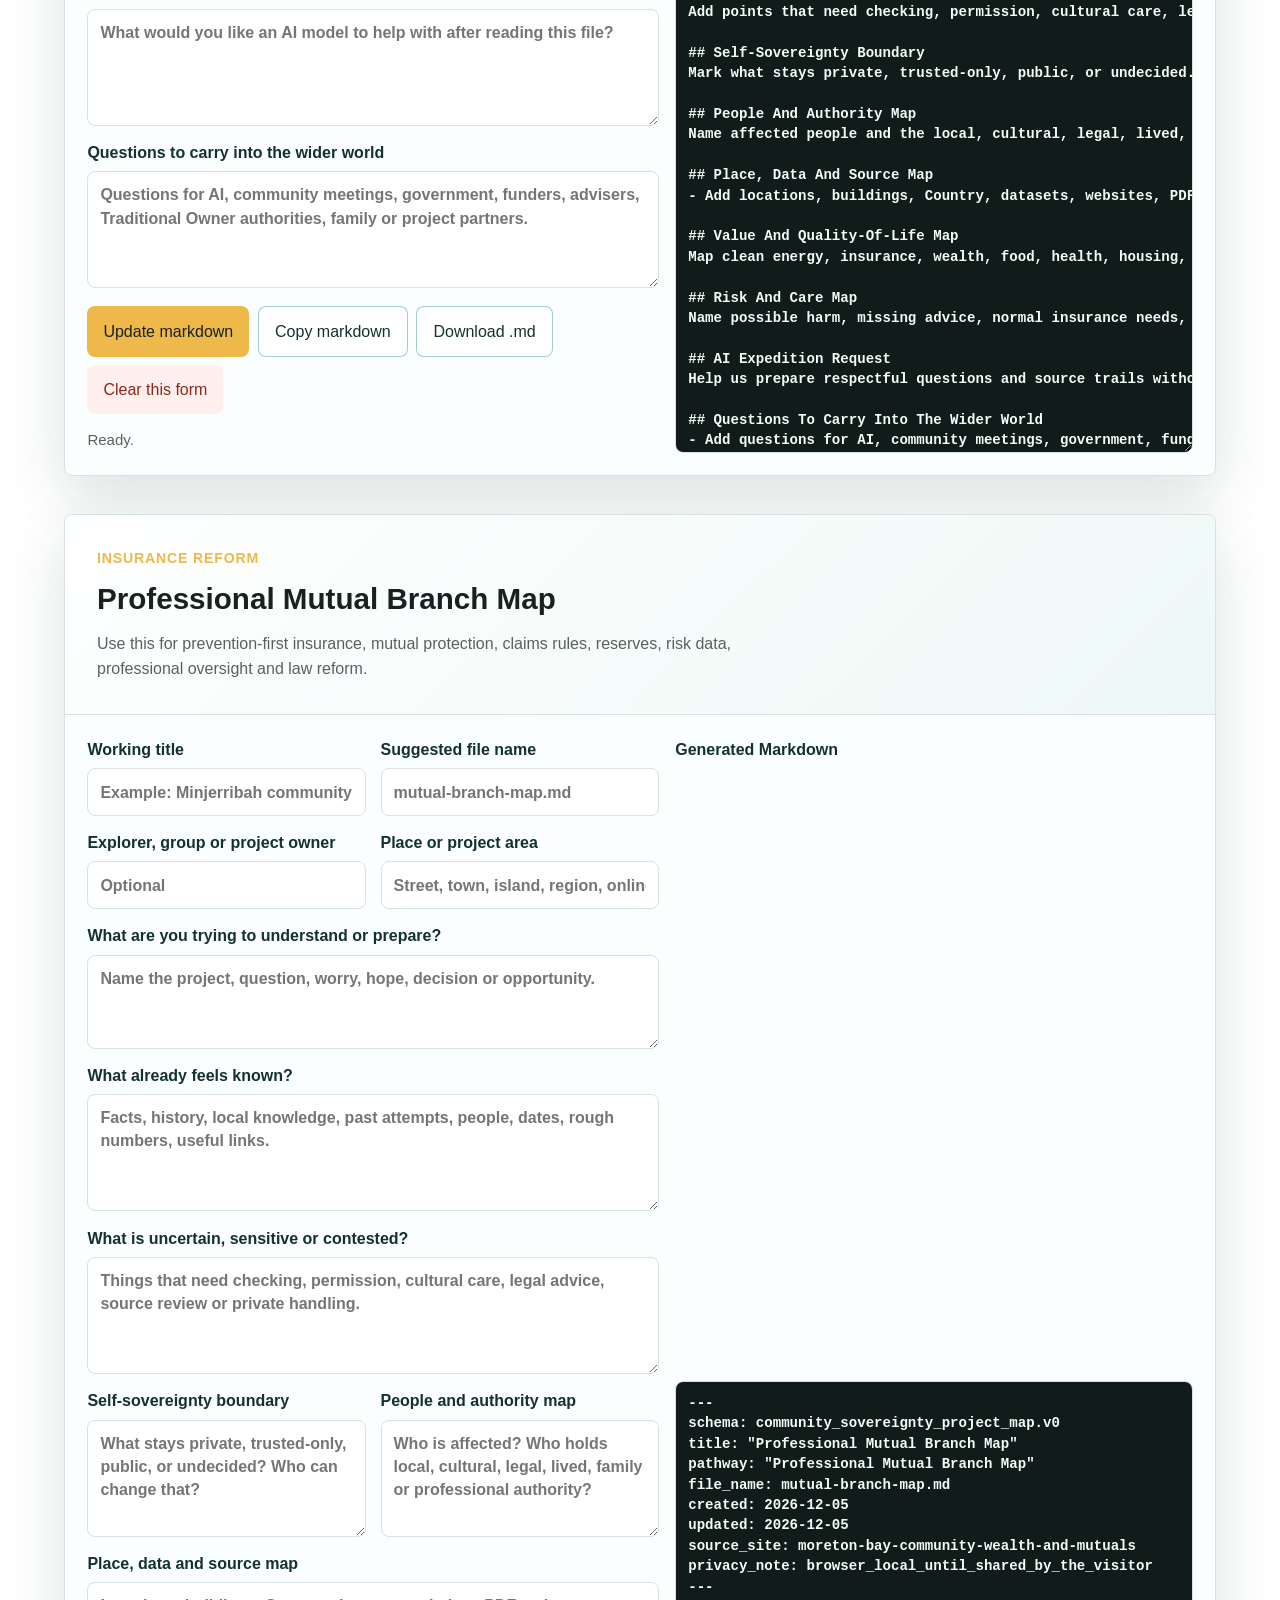
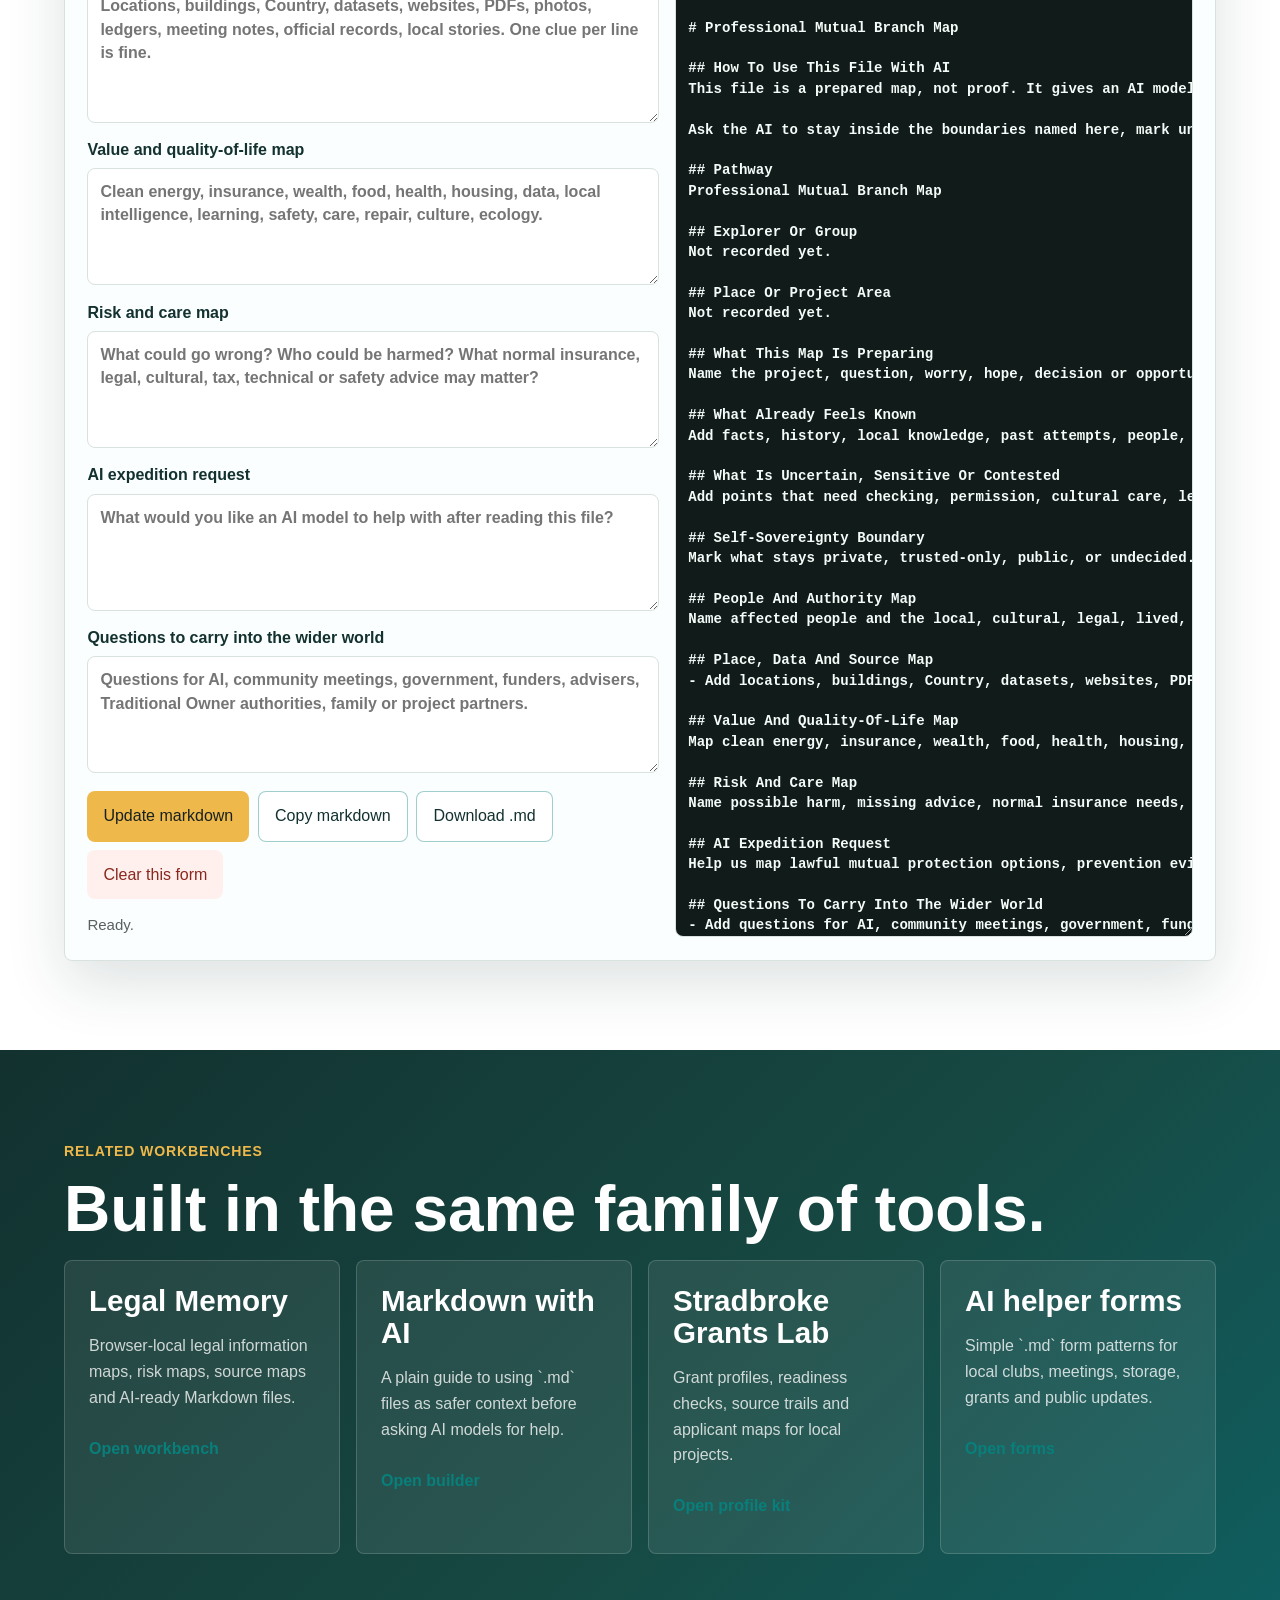
<file: choose-a-path.html>
<!doctype html>
<html lang="en-AU">
<head>
  <meta charset="utf-8">
  <meta name="viewport" content="width=device-width, initial-scale=1">
  <title>Choose a Path | Moreton Bay Community Wealth</title>
  <meta name="description" content="A plain-English path chooser for community wealth, mutual protection, data commons, and Country-led governance.">
  <link rel="icon" href="assets/favicon.svg" type="image/svg+xml">
  <link rel="stylesheet" href="styles.css">
</head>
<body data-page="paths">
  <a class="skip-link" href="#main">Skip to main content</a>
  <header class="site-header">
    <a class="brand" href="index.html"><span class="brand-mark">CW</span><span>Community Wealth<br><small>& Mutual Care</small></span></a>
    <button class="menu-toggle" type="button" aria-expanded="false" aria-controls="site-nav"><span class="sr-only">Menu</span></button>
    <nav class="site-nav" id="site-nav" aria-label="Main navigation">
      <a href="index.html" data-page="home">Start</a>
      <a href="wealth-funds.html" data-page="wealth">Wealth funds</a>
      <a href="mutual-care.html" data-page="mutual">Mutual care</a>
      <a href="data-sovereignty.html" data-page="data">Data</a>
      <a href="country-deals.html" data-page="country">Country deals</a>
      <a href="choose-a-path.html" data-page="paths">Choose a path</a>
      <a href="source-trail.html" data-page="sources">Sources</a>
    </nav>
  </header>

  <main id="main">
    <section class="hero">
      <img src="assets/images/hero-choose-path.webp" alt="A coastal path splitting into several signless routes with a mutual-aid table, cooperative workshop, home garden, energy pier, blank noticeboard, and cultural learning circle.">
      <div class="hero-content">
        <p class="eyebrow">Options, not orders</p>
        <h1>Choose the next right shape.</h1>
        <p>A community can start smaller than a complicated institution. It can choose the smallest honest next step.</p>
        <div class="hero-actions">
          <a class="button" href="#starter-paths">View paths</a>
          <a class="button secondary" href="source-trail.html">Check open questions</a>
        </div>
      </div>
    </section>

    <section class="section white" id="starter-paths">
      <div class="wrap">
        <p class="eyebrow">Starter maps</p>
        <h2>Pick a doorway, then build a Markdown map.</h2>
        <p class="lead">Each card opens a small form. The form creates a local `.md` file: a plain-text map of the project, the place, the people, the risks, the sources, and the boundaries. The file belongs to the visitor. They can inspect it before sharing any part of it with an AI model, adviser, family member, committee, government officer or funder.</p>
        <div class="grid three path-grid">
          <a class="card path-card" href="#form-learning-circle">
            <p class="tag">Shared language</p>
            <h3>Learning circle map</h3>
            <p>For a group that wants to build common words before it makes big claims or formal promises.</p>
            <span class="text-link">Build learning-circle-map.md</span>
          </a>
          <a class="card path-card" href="#form-community-association">
            <p class="tag">Local activity</p>
            <h3>Community association map</h3>
            <p>For events, workshops, repair days, noticeboards, grants, and everyday community work.</p>
            <span class="text-link">Build association-map.md</span>
          </a>
          <a class="card path-card" href="#form-coop-mutual">
            <p class="tag">Member owned</p>
            <h3>Co-op or mutual map</h3>
            <p>For shared ownership, one-member-one-vote governance, mutual care, and useful local enterprise.</p>
            <span class="text-link">Build coop-mutual-map.md</span>
          </a>
          <a class="card path-card" href="#form-company-guarantee">
            <p class="tag">Public purpose</p>
            <h3>Company limited by guarantee map</h3>
            <p>For larger not-for-profit work with directors, members, reporting duties and public-purpose discipline.</p>
            <span class="text-link">Build guarantee-company-map.md</span>
          </a>
          <a class="card path-card" href="#form-country-data">
            <p class="tag">Country and data</p>
            <h3>Country and data pathway map</h3>
            <p>For Native Title, cultural authority, Indigenous data, place-based consent and Country-led questions.</p>
            <span class="text-link">Build country-data-map.md</span>
          </a>
          <a class="card path-card" href="#form-professional-mutual">
            <p class="tag">Insurance reform</p>
            <h3>Professional mutual branch map</h3>
            <p>For later-stage mutual protection, prevention-first insurance, reserves, claims rules and law reform.</p>
            <span class="text-link">Build mutual-branch-map.md</span>
          </a>
        </div>
      </div>
    </section>

    <section class="section">
      <div class="wrap story-strip">
        <div class="callout teal">
          <h3>A hedged knowledge area</h3>
          <p>These forms are a small fenced garden before the bigger expedition. They help an explorer gather what is known, mark what is private, name what is uncertain, and decide which questions are ready for the internet, AI, advisers, funders, government, or a community meeting.</p>
        </div>
        <div>
          <p class="eyebrow">Explorer files</p>
          <h2>Markdown is the backpack.</h2>
          <p class="lead">A `.md` file is a simple text file with headings. It lets a person carry their own map into an AI conversation instead of arriving empty-handed and letting the model guess the terrain.</p>
          <p>The aim is not to trap the project in a template. The aim is to help people see the landscape: self, home, data, Country, food, health, clean energy, insurance, wealth, quality of life, local knowledge, source trails, open questions and next steps.</p>
        </div>
      </div>
    </section>

    <section class="section white" id="map-builders">
      <div class="wrap">
        <p class="eyebrow">Markdown builders</p>
        <h2>Build the map before the expedition.</h2>
        <p class="lead">Answers stay in this browser unless the visitor copies or downloads them. No account, upload, database or hidden AI call is used on this page.</p>
        <div class="builder-panels" data-map-builders></div>
      </div>
    </section>

    <section class="section deep">
      <div class="wrap">
        <p class="eyebrow">Related workbenches</p>
        <h2>Built in the same family of tools.</h2>
        <div class="grid four">
          <article class="card">
            <h3>Legal Memory</h3>
            <p>Browser-local legal information maps, risk maps, source maps and AI-ready Markdown files.</p>
            <a class="text-link" href="https://auraofintelligence.github.io/legal-memory-workbench/">Open workbench</a>
          </article>
          <article class="card">
            <h3>Markdown with AI</h3>
            <p>A plain guide to using `.md` files as safer context before asking AI models for help.</p>
            <a class="text-link" href="https://auraofintelligence.github.io/how-to-use-md-with-ai/pages/builder.html">Open builder</a>
          </article>
          <article class="card">
            <h3>Stradbroke Grants Lab</h3>
            <p>Grant profiles, readiness checks, source trails and applicant maps for local projects.</p>
            <a class="text-link" href="https://auraofintelligence.github.io/stradbroke-grants-lab/profile-kit.html">Open profile kit</a>
          </article>
          <article class="card">
            <h3>AI helper forms</h3>
            <p>Simple `.md` form patterns for local clubs, meetings, storage, grants and public updates.</p>
            <a class="text-link" href="https://auraofintelligence.github.io/plfc-ai-agent-md-forms/pages/forms.html">Open forms</a>
          </article>
        </div>
      </div>
    </section>

    <section class="section route-nav">
      <div class="wrap route-nav">
        <a href="country-deals.html"><- Back: Country deals</a>
        <a href="source-trail.html">Next: source trail -></a>
      </div>
    </section>
  </main>

  <footer class="site-footer">
    <div class="wrap">
      <p>Research doorway only. The right path depends on local authority, risk, money, culture, and qualified advice.</p>
      <div class="footer-links"><a href="source-trail.html">Source trail</a><a href="index.html">Start</a></div>
    </div>
  </footer>
  <button class="back-to-top" type="button" aria-label="Back to top">&uarr;</button>
  <script src="script.js"></script>
</body>
</html>
</file>
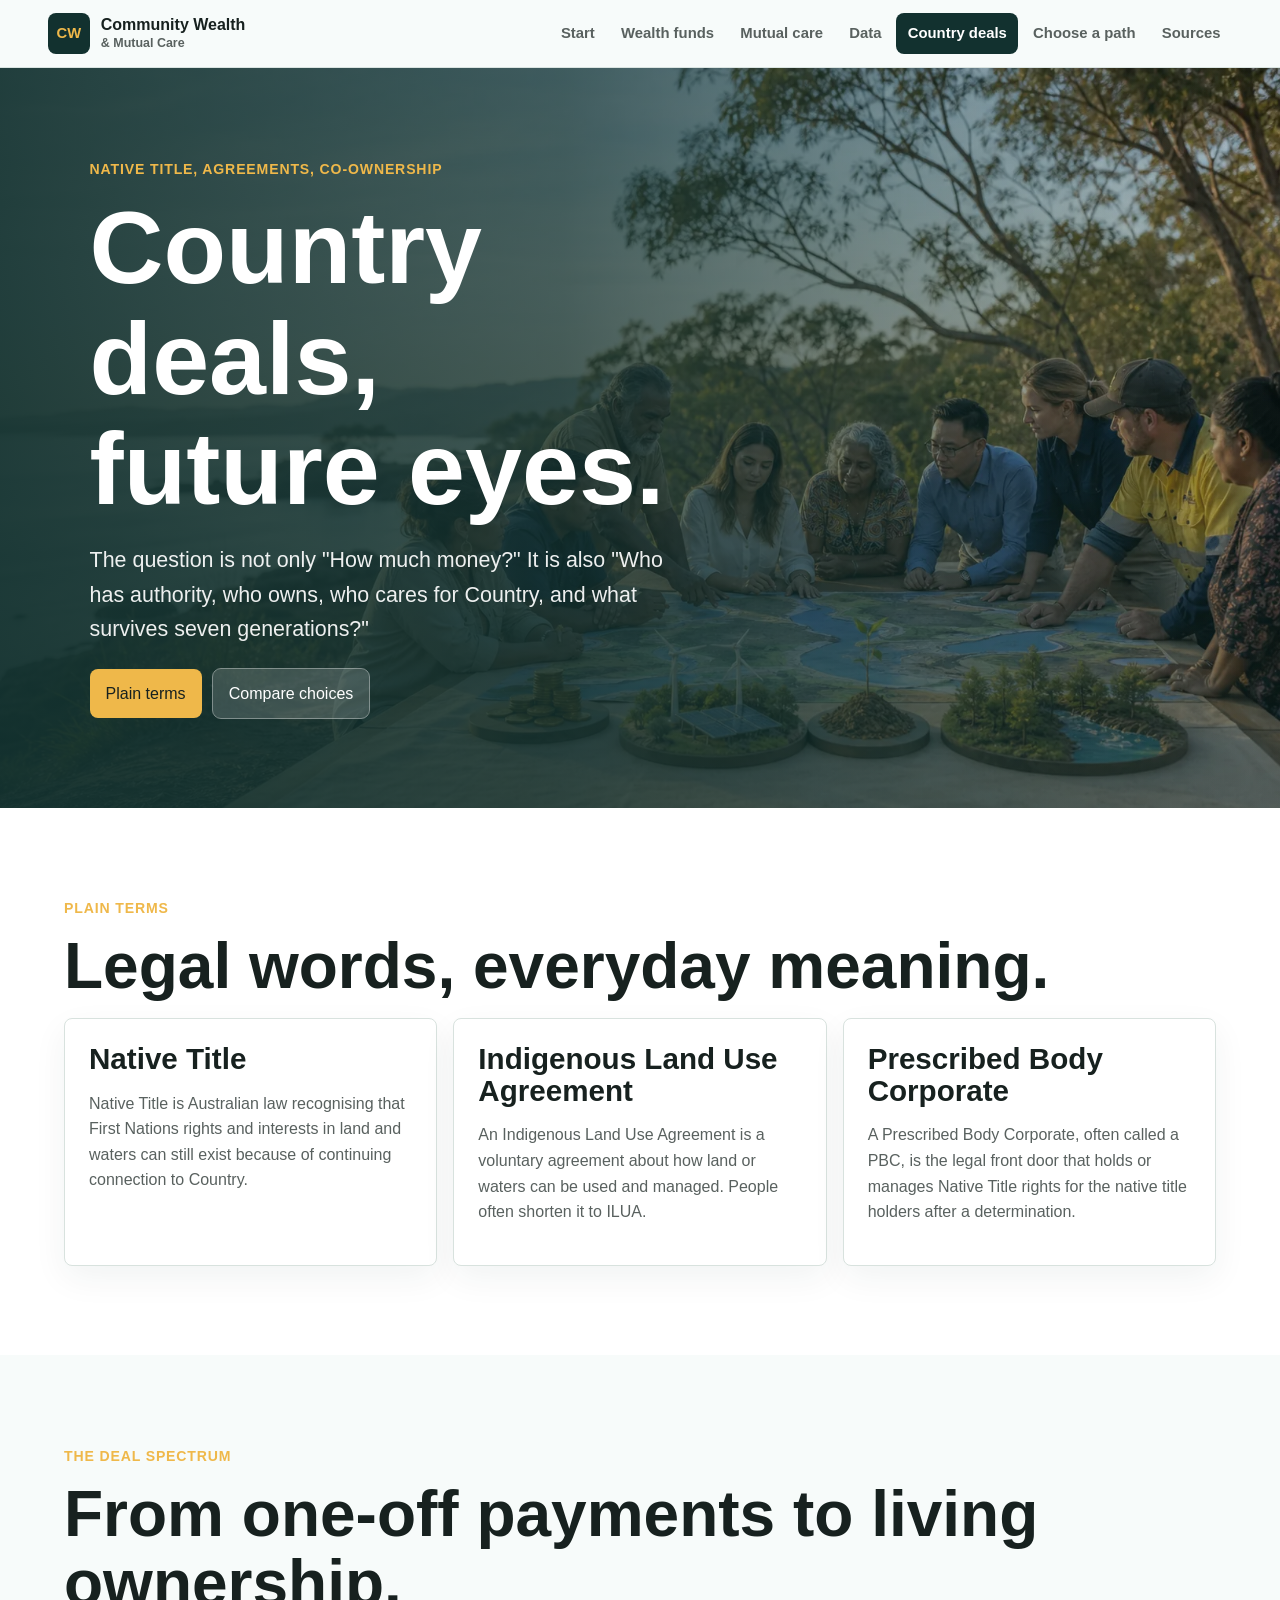
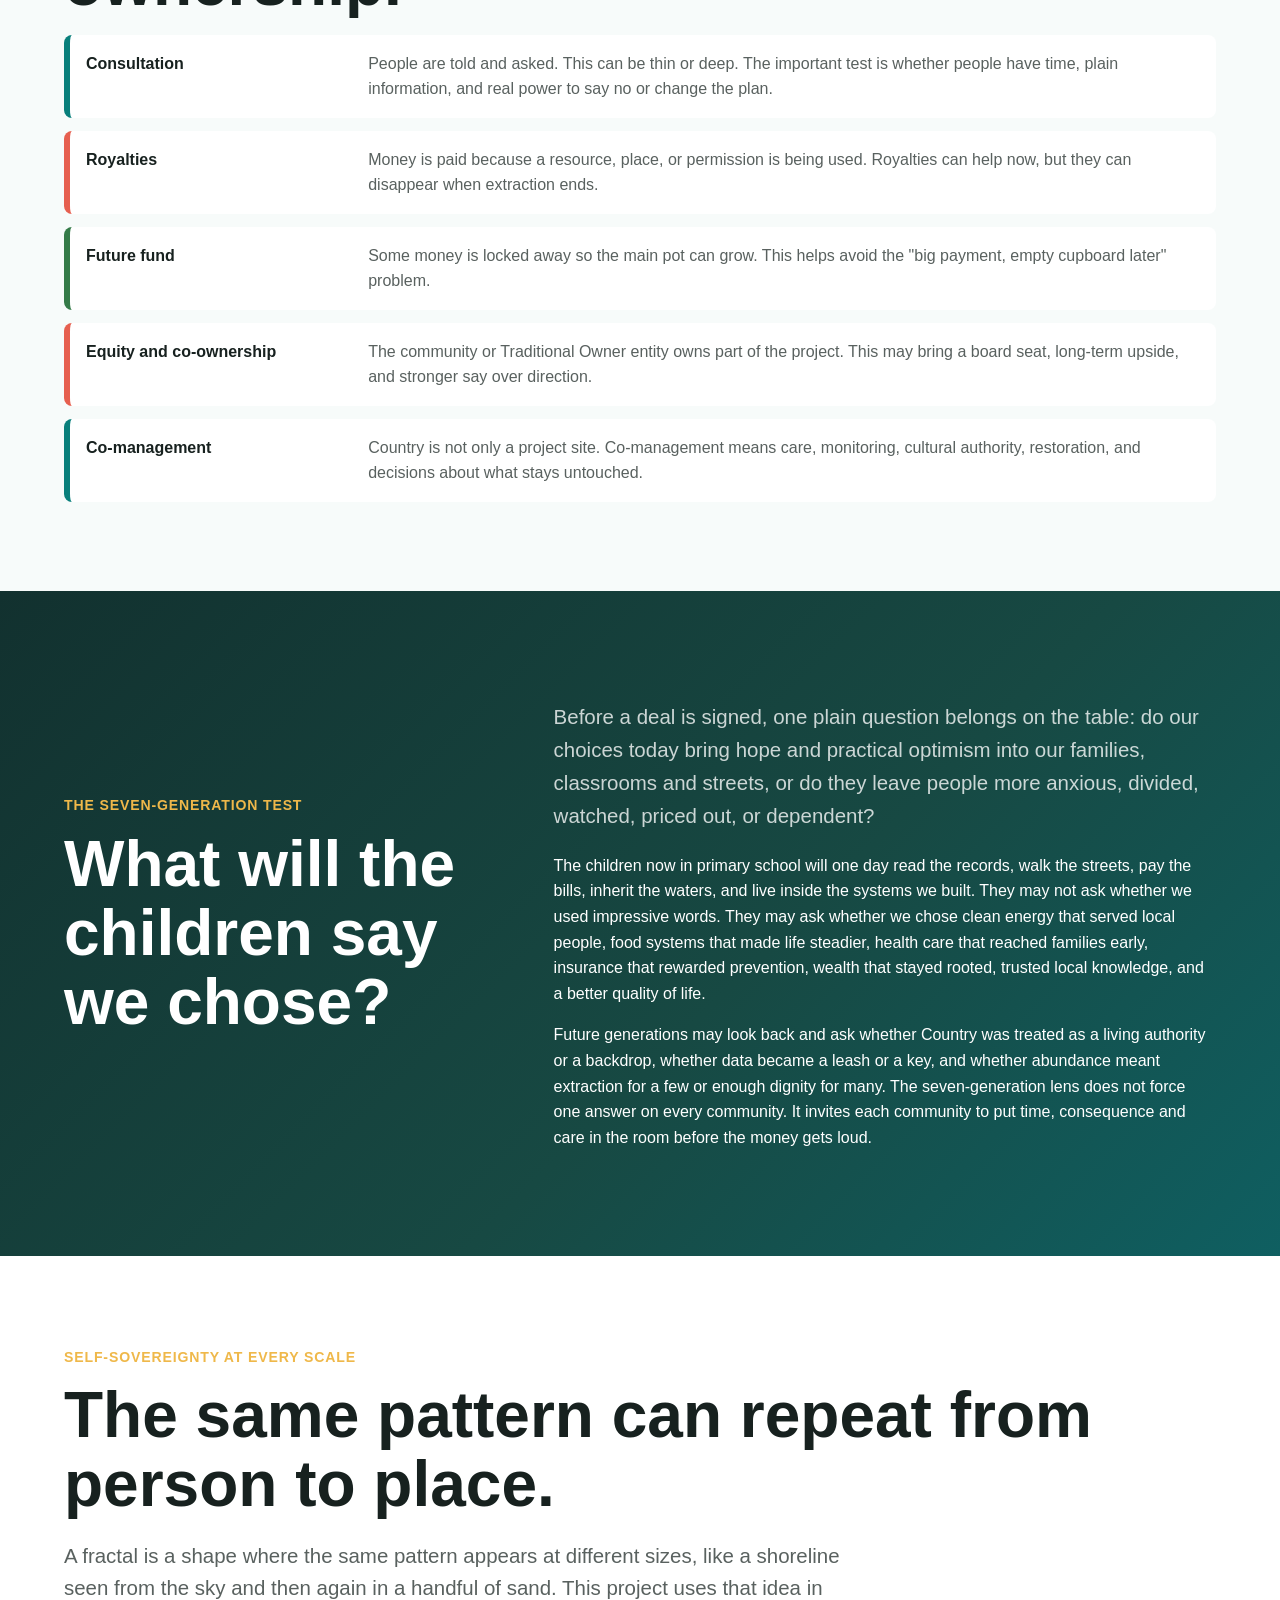
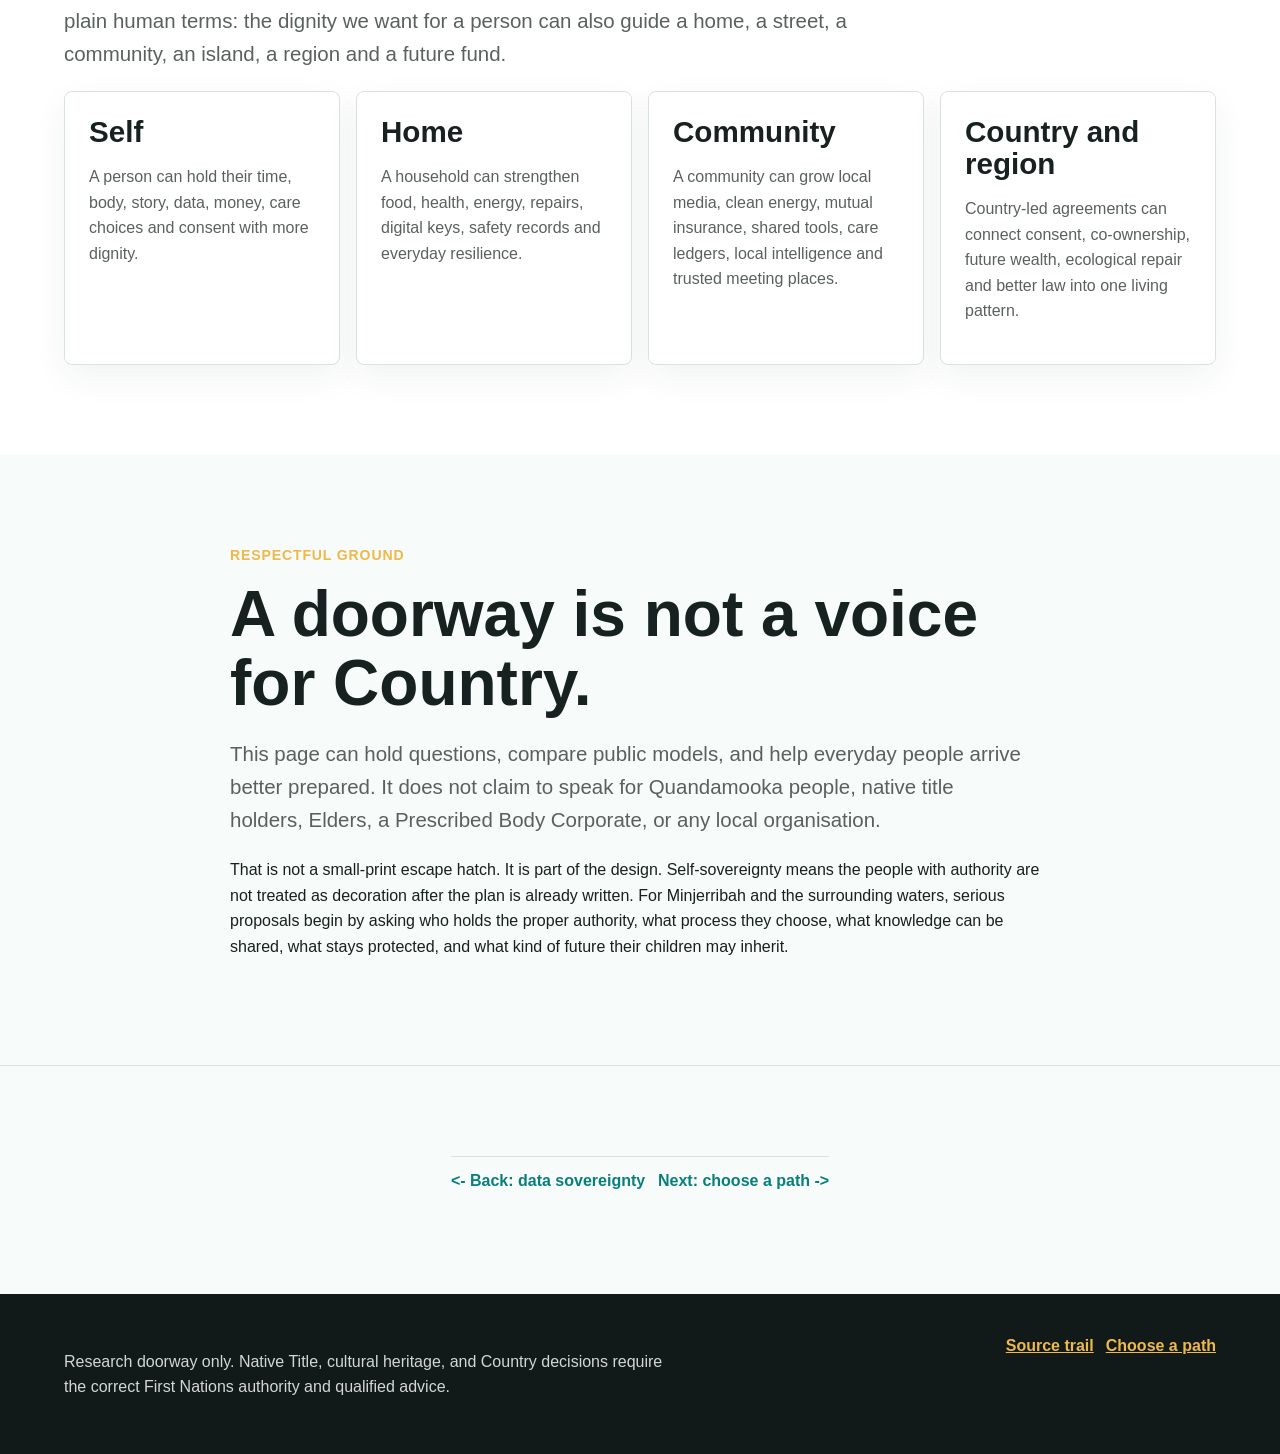
<file: country-deals.html>
<!doctype html>
<html lang="en-AU">
<head>
  <meta charset="utf-8">
  <meta name="viewport" content="width=device-width, initial-scale=1">
  <title>Country Deals and Future Wealth | Moreton Bay</title>
  <meta name="description" content="Plain-English guide to Native Title, Indigenous Land Use Agreements, royalties, co-ownership, and seven-generation wealth.">
  <link rel="icon" href="assets/favicon.svg" type="image/svg+xml">
  <link rel="stylesheet" href="styles.css">
</head>
<body data-page="country">
  <a class="skip-link" href="#main">Skip to main content</a>
  <header class="site-header">
    <a class="brand" href="index.html"><span class="brand-mark">CW</span><span>Community Wealth<br><small>& Mutual Care</small></span></a>
    <button class="menu-toggle" type="button" aria-expanded="false" aria-controls="site-nav"><span class="sr-only">Menu</span></button>
    <nav class="site-nav" id="site-nav" aria-label="Main navigation">
      <a href="index.html" data-page="home">Start</a>
      <a href="wealth-funds.html" data-page="wealth">Wealth funds</a>
      <a href="mutual-care.html" data-page="mutual">Mutual care</a>
      <a href="data-sovereignty.html" data-page="data">Data</a>
      <a href="country-deals.html" data-page="country">Country deals</a>
      <a href="choose-a-path.html" data-page="paths">Choose a path</a>
      <a href="source-trail.html" data-page="sources">Sources</a>
    </nav>
  </header>

  <main id="main">
    <section class="hero">
      <img src="assets/images/hero-country-deals.webp" alt="An outdoor negotiation table with First Nations representatives, residents, government workers, builders, a large map, future fund seedlings, protected habitat, and co-owned renewable energy models.">
      <div class="hero-content">
        <p class="eyebrow">Native Title, agreements, co-ownership</p>
        <h1>Country deals, future eyes.</h1>
        <p>The question is not only "How much money?" It is also "Who has authority, who owns, who cares for Country, and what survives seven generations?"</p>
        <div class="hero-actions">
          <a class="button" href="#plain-terms">Plain terms</a>
          <a class="button secondary" href="choose-a-path.html">Compare choices</a>
        </div>
      </div>
    </section>

    <section class="section white" id="plain-terms">
      <div class="wrap">
        <p class="eyebrow">Plain terms</p>
        <h2>Legal words, everyday meaning.</h2>
        <div class="grid three">
          <article class="card">
            <h3>Native Title</h3>
            <p>Native Title is Australian law recognising that First Nations rights and interests in land and waters can still exist because of continuing connection to Country.</p>
          </article>
          <article class="card">
            <h3>Indigenous Land Use Agreement</h3>
            <p>An Indigenous Land Use Agreement is a voluntary agreement about how land or waters can be used and managed. People often shorten it to ILUA.</p>
          </article>
          <article class="card">
            <h3>Prescribed Body Corporate</h3>
            <p>A Prescribed Body Corporate, often called a PBC, is the legal front door that holds or manages Native Title rights for the native title holders after a determination.</p>
          </article>
        </div>
      </div>
    </section>

    <section class="section">
      <div class="wrap">
        <p class="eyebrow">The deal spectrum</p>
        <h2>From one-off payments to living ownership.</h2>
        <div class="spectrum">
          <div class="spectrum-item">
            <strong>Consultation</strong>
            <p>People are told and asked. This can be thin or deep. The important test is whether people have time, plain information, and real power to say no or change the plan.</p>
          </div>
          <div class="spectrum-item">
            <strong>Royalties</strong>
            <p>Money is paid because a resource, place, or permission is being used. Royalties can help now, but they can disappear when extraction ends.</p>
          </div>
          <div class="spectrum-item">
            <strong>Future fund</strong>
            <p>Some money is locked away so the main pot can grow. This helps avoid the "big payment, empty cupboard later" problem.</p>
          </div>
          <div class="spectrum-item">
            <strong>Equity and co-ownership</strong>
            <p>The community or Traditional Owner entity owns part of the project. This may bring a board seat, long-term upside, and stronger say over direction.</p>
          </div>
          <div class="spectrum-item">
            <strong>Co-management</strong>
            <p>Country is not only a project site. Co-management means care, monitoring, cultural authority, restoration, and decisions about what stays untouched.</p>
          </div>
        </div>
      </div>
    </section>

    <section class="section deep" id="future-children">
      <div class="wrap story-strip">
        <div>
          <p class="eyebrow">The seven-generation test</p>
          <h2>What will the children say we chose?</h2>
        </div>
        <div>
          <p class="lead">Before a deal is signed, one plain question belongs on the table: do our choices today bring hope and practical optimism into our families, classrooms and streets, or do they leave people more anxious, divided, watched, priced out, or dependent?</p>
          <p>The children now in primary school will one day read the records, walk the streets, pay the bills, inherit the waters, and live inside the systems we built. They may not ask whether we used impressive words. They may ask whether we chose clean energy that served local people, food systems that made life steadier, health care that reached families early, insurance that rewarded prevention, wealth that stayed rooted, trusted local knowledge, and a better quality of life.</p>
          <p>Future generations may look back and ask whether Country was treated as a living authority or a backdrop, whether data became a leash or a key, and whether abundance meant extraction for a few or enough dignity for many. The seven-generation lens does not force one answer on every community. It invites each community to put time, consequence and care in the room before the money gets loud.</p>
        </div>
      </div>
    </section>

    <section class="section white" id="self-similar-pattern">
      <div class="wrap">
        <p class="eyebrow">Self-sovereignty at every scale</p>
        <h2>The same pattern can repeat from person to place.</h2>
        <p class="lead">A fractal is a shape where the same pattern appears at different sizes, like a shoreline seen from the sky and then again in a handful of sand. This project uses that idea in plain human terms: the dignity we want for a person can also guide a home, a street, a community, an island, a region and a future fund.</p>
        <div class="grid four">
          <article class="card">
            <h3>Self</h3>
            <p>A person can hold their time, body, story, data, money, care choices and consent with more dignity.</p>
          </article>
          <article class="card">
            <h3>Home</h3>
            <p>A household can strengthen food, health, energy, repairs, digital keys, safety records and everyday resilience.</p>
          </article>
          <article class="card">
            <h3>Community</h3>
            <p>A community can grow local media, clean energy, mutual insurance, shared tools, care ledgers, local intelligence and trusted meeting places.</p>
          </article>
          <article class="card">
            <h3>Country and region</h3>
            <p>Country-led agreements can connect consent, co-ownership, future wealth, ecological repair and better law into one living pattern.</p>
          </article>
        </div>
      </div>
    </section>

    <section class="section">
      <div class="wrap narrow">
        <p class="eyebrow">Respectful ground</p>
        <h2>A doorway is not a voice for Country.</h2>
        <p class="lead">This page can hold questions, compare public models, and help everyday people arrive better prepared. It does not claim to speak for Quandamooka people, native title holders, Elders, a Prescribed Body Corporate, or any local organisation.</p>
        <p>That is not a small-print escape hatch. It is part of the design. Self-sovereignty means the people with authority are not treated as decoration after the plan is already written. For Minjerribah and the surrounding waters, serious proposals begin by asking who holds the proper authority, what process they choose, what knowledge can be shared, what stays protected, and what kind of future their children may inherit.</p>
      </div>
    </section>

    <section class="section route-nav">
      <div class="wrap route-nav">
        <a href="data-sovereignty.html"><- Back: data sovereignty</a>
        <a href="choose-a-path.html">Next: choose a path -></a>
      </div>
    </section>
  </main>

  <footer class="site-footer">
    <div class="wrap">
      <p>Research doorway only. Native Title, cultural heritage, and Country decisions require the correct First Nations authority and qualified advice.</p>
      <div class="footer-links"><a href="source-trail.html">Source trail</a><a href="choose-a-path.html">Choose a path</a></div>
    </div>
  </footer>
  <button class="back-to-top" type="button" aria-label="Back to top">&uarr;</button>
  <script src="script.js"></script>
</body>
</html>
</file>
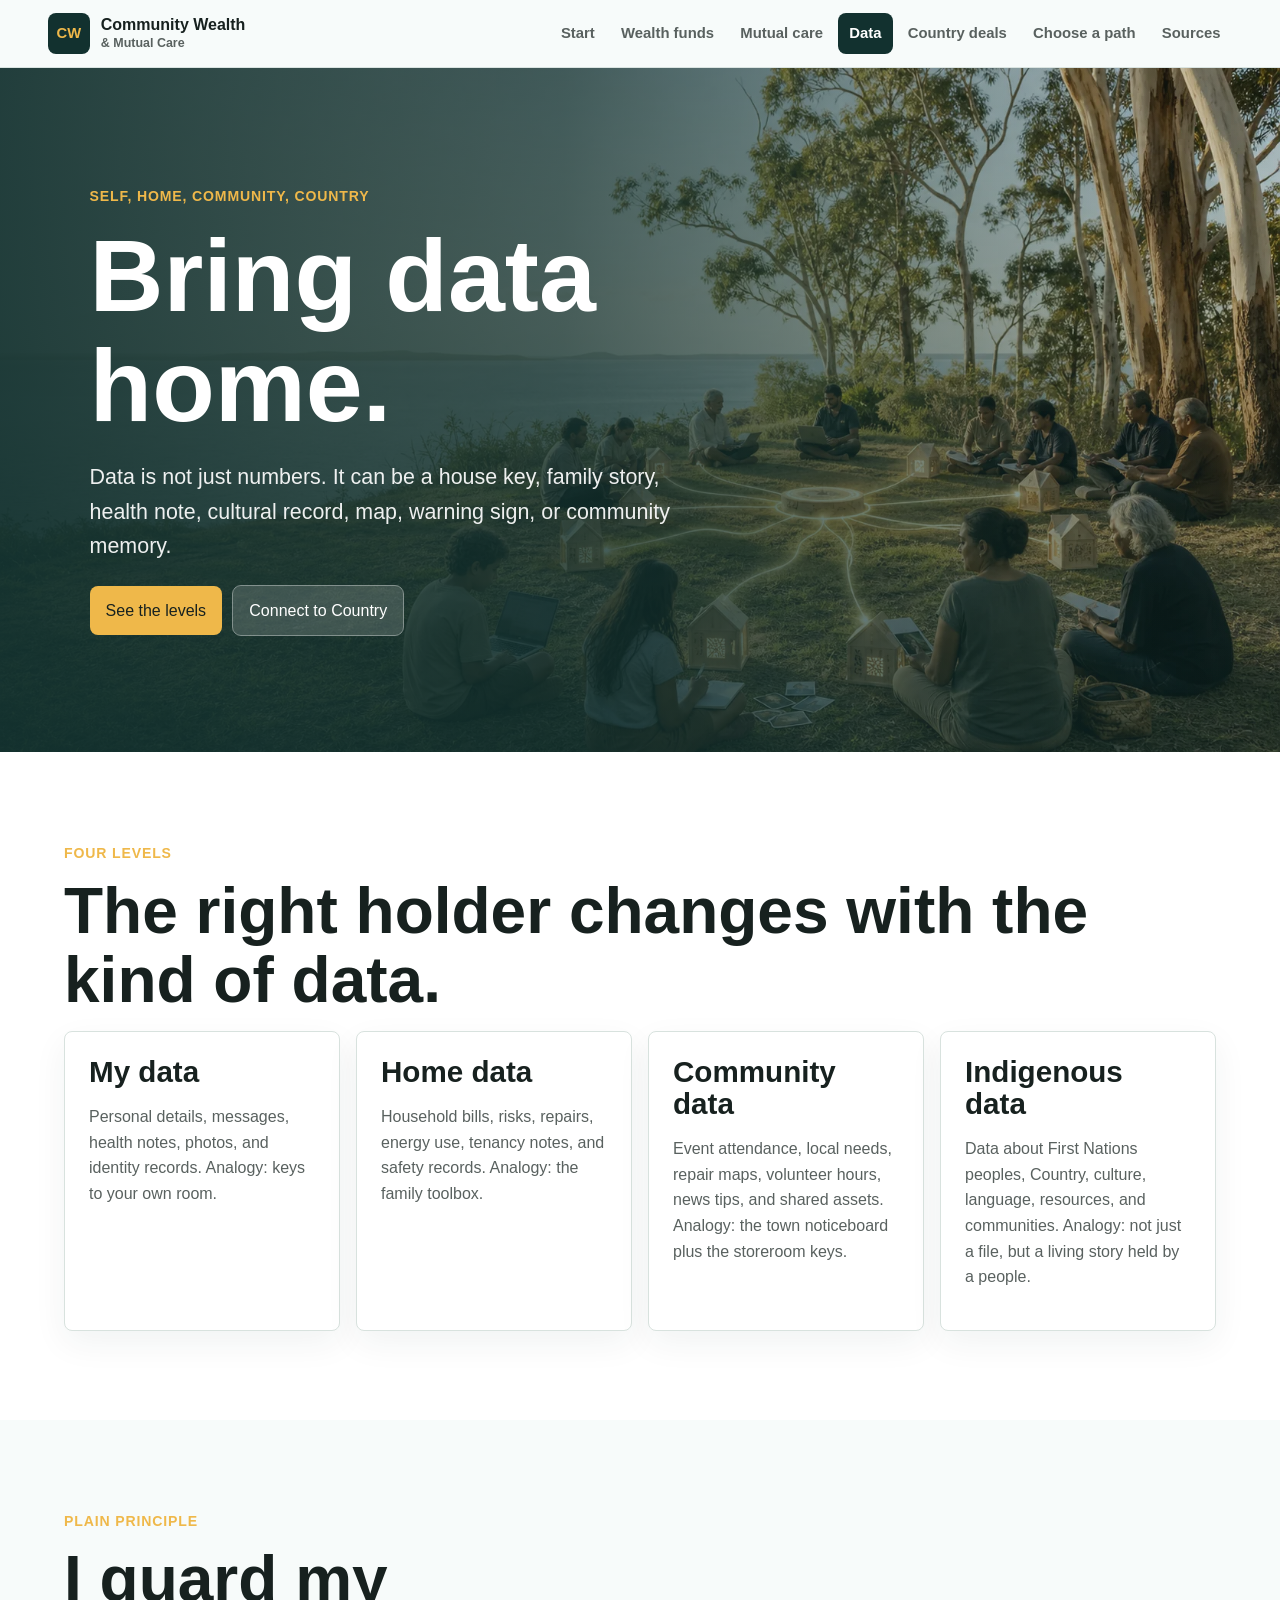
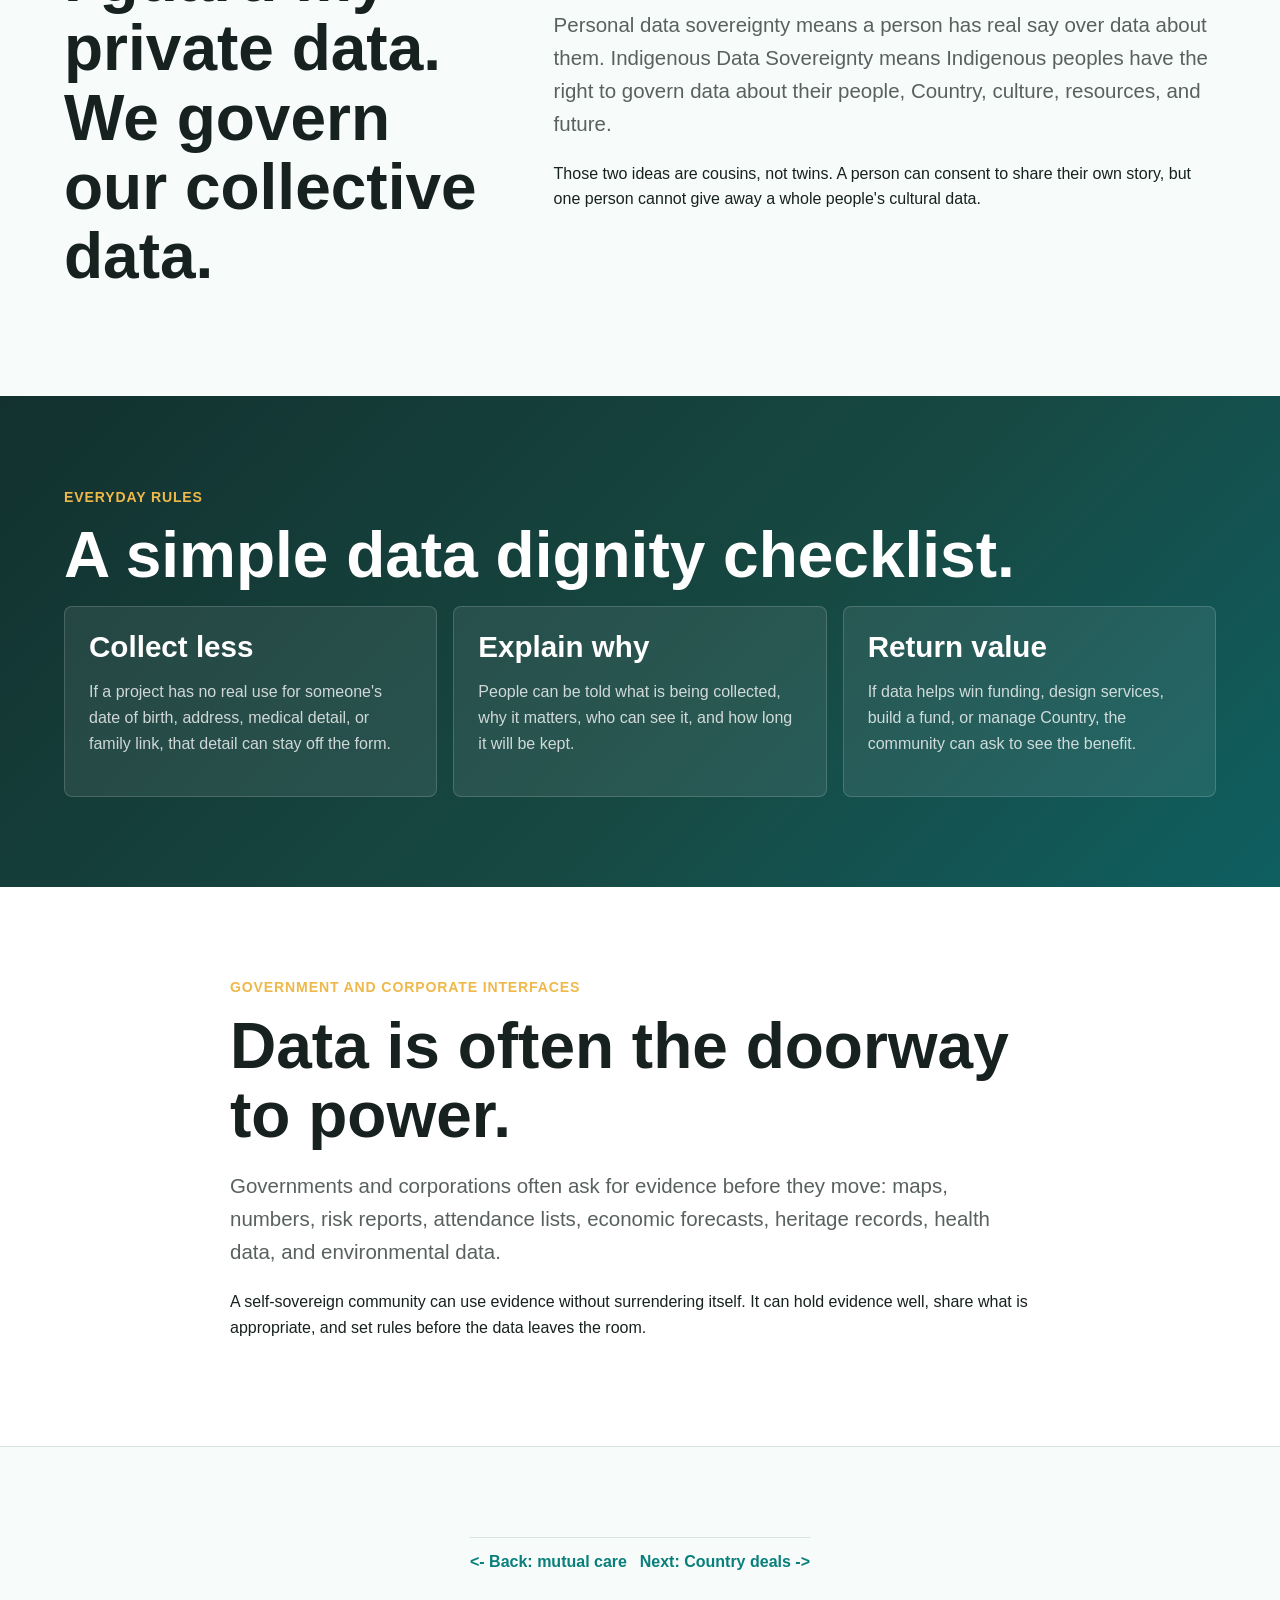
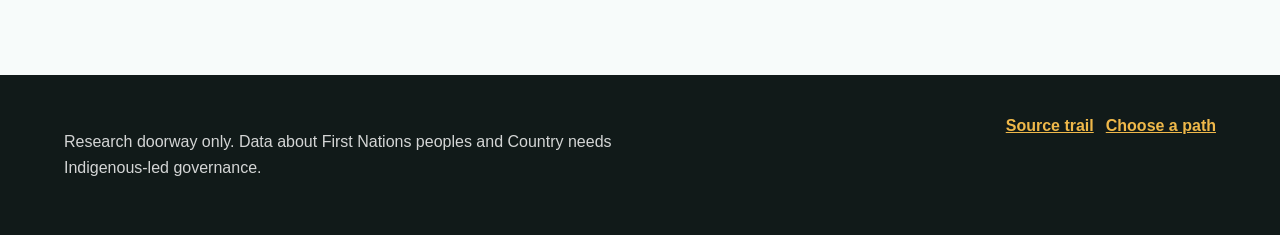
<file: data-sovereignty.html>
<!doctype html>
<html lang="en-AU">
<head>
  <meta charset="utf-8">
  <meta name="viewport" content="width=device-width, initial-scale=1">
  <title>Data Sovereignty | Moreton Bay</title>
  <meta name="description" content="Plain-English guide to personal, household, community, and Indigenous data sovereignty.">
  <link rel="icon" href="assets/favicon.svg" type="image/svg+xml">
  <link rel="stylesheet" href="styles.css">
</head>
<body data-page="data">
  <a class="skip-link" href="#main">Skip to main content</a>
  <header class="site-header">
    <a class="brand" href="index.html"><span class="brand-mark">CW</span><span>Community Wealth<br><small>& Mutual Care</small></span></a>
    <button class="menu-toggle" type="button" aria-expanded="false" aria-controls="site-nav"><span class="sr-only">Menu</span></button>
    <nav class="site-nav" id="site-nav" aria-label="Main navigation">
      <a href="index.html" data-page="home">Start</a>
      <a href="wealth-funds.html" data-page="wealth">Wealth funds</a>
      <a href="mutual-care.html" data-page="mutual">Mutual care</a>
      <a href="data-sovereignty.html" data-page="data">Data</a>
      <a href="country-deals.html" data-page="country">Country deals</a>
      <a href="choose-a-path.html" data-page="paths">Choose a path</a>
      <a href="source-trail.html" data-page="sources">Sources</a>
    </nav>
  </header>

  <main id="main">
    <section class="hero">
      <img src="assets/images/hero-data-sovereignty.webp" alt="A warm community digital commons with laptops, notebooks, family photos, language cards, home-shaped data vaults, and light threads connecting people carefully.">
      <div class="hero-content">
        <p class="eyebrow">Self, home, community, Country</p>
        <h1>Bring data home.</h1>
        <p>Data is not just numbers. It can be a house key, family story, health note, cultural record, map, warning sign, or community memory.</p>
        <div class="hero-actions">
          <a class="button" href="#levels">See the levels</a>
          <a class="button secondary" href="country-deals.html">Connect to Country</a>
        </div>
      </div>
    </section>

    <section class="section white" id="levels">
      <div class="wrap">
        <p class="eyebrow">Four levels</p>
        <h2>The right holder changes with the kind of data.</h2>
        <div class="grid four">
          <article class="card">
            <h3>My data</h3>
            <p>Personal details, messages, health notes, photos, and identity records. Analogy: keys to your own room.</p>
          </article>
          <article class="card">
            <h3>Home data</h3>
            <p>Household bills, risks, repairs, energy use, tenancy notes, and safety records. Analogy: the family toolbox.</p>
          </article>
          <article class="card">
            <h3>Community data</h3>
            <p>Event attendance, local needs, repair maps, volunteer hours, news tips, and shared assets. Analogy: the town noticeboard plus the storeroom keys.</p>
          </article>
          <article class="card">
            <h3>Indigenous data</h3>
            <p>Data about First Nations peoples, Country, culture, language, resources, and communities. Analogy: not just a file, but a living story held by a people.</p>
          </article>
        </div>
      </div>
    </section>

    <section class="section">
      <div class="wrap story-strip">
        <div>
          <p class="eyebrow">Plain principle</p>
          <h2>I guard my private data. We govern our collective data.</h2>
        </div>
        <div>
          <p class="lead">Personal data sovereignty means a person has real say over data about them. Indigenous Data Sovereignty means Indigenous peoples have the right to govern data about their people, Country, culture, resources, and future.</p>
          <p>Those two ideas are cousins, not twins. A person can consent to share their own story, but one person cannot give away a whole people's cultural data.</p>
        </div>
      </div>
    </section>

    <section class="section deep">
      <div class="wrap">
        <p class="eyebrow">Everyday rules</p>
        <h2>A simple data dignity checklist.</h2>
        <div class="grid three">
          <article class="card">
            <h3>Collect less</h3>
            <p>If a project has no real use for someone's date of birth, address, medical detail, or family link, that detail can stay off the form.</p>
          </article>
          <article class="card">
            <h3>Explain why</h3>
            <p>People can be told what is being collected, why it matters, who can see it, and how long it will be kept.</p>
          </article>
          <article class="card">
            <h3>Return value</h3>
            <p>If data helps win funding, design services, build a fund, or manage Country, the community can ask to see the benefit.</p>
          </article>
        </div>
      </div>
    </section>

    <section class="section white">
      <div class="wrap narrow">
        <p class="eyebrow">Government and corporate interfaces</p>
        <h2>Data is often the doorway to power.</h2>
        <p class="lead">Governments and corporations often ask for evidence before they move: maps, numbers, risk reports, attendance lists, economic forecasts, heritage records, health data, and environmental data.</p>
        <p>A self-sovereign community can use evidence without surrendering itself. It can hold evidence well, share what is appropriate, and set rules before the data leaves the room.</p>
      </div>
    </section>

    <section class="section route-nav">
      <div class="wrap route-nav">
        <a href="mutual-care.html"><- Back: mutual care</a>
        <a href="country-deals.html">Next: Country deals -></a>
      </div>
    </section>
  </main>

  <footer class="site-footer">
    <div class="wrap">
      <p>Research doorway only. Data about First Nations peoples and Country needs Indigenous-led governance.</p>
      <div class="footer-links"><a href="source-trail.html">Source trail</a><a href="choose-a-path.html">Choose a path</a></div>
    </div>
  </footer>
  <button class="back-to-top" type="button" aria-label="Back to top">&uarr;</button>
  <script src="script.js"></script>
</body>
</html>
</file>
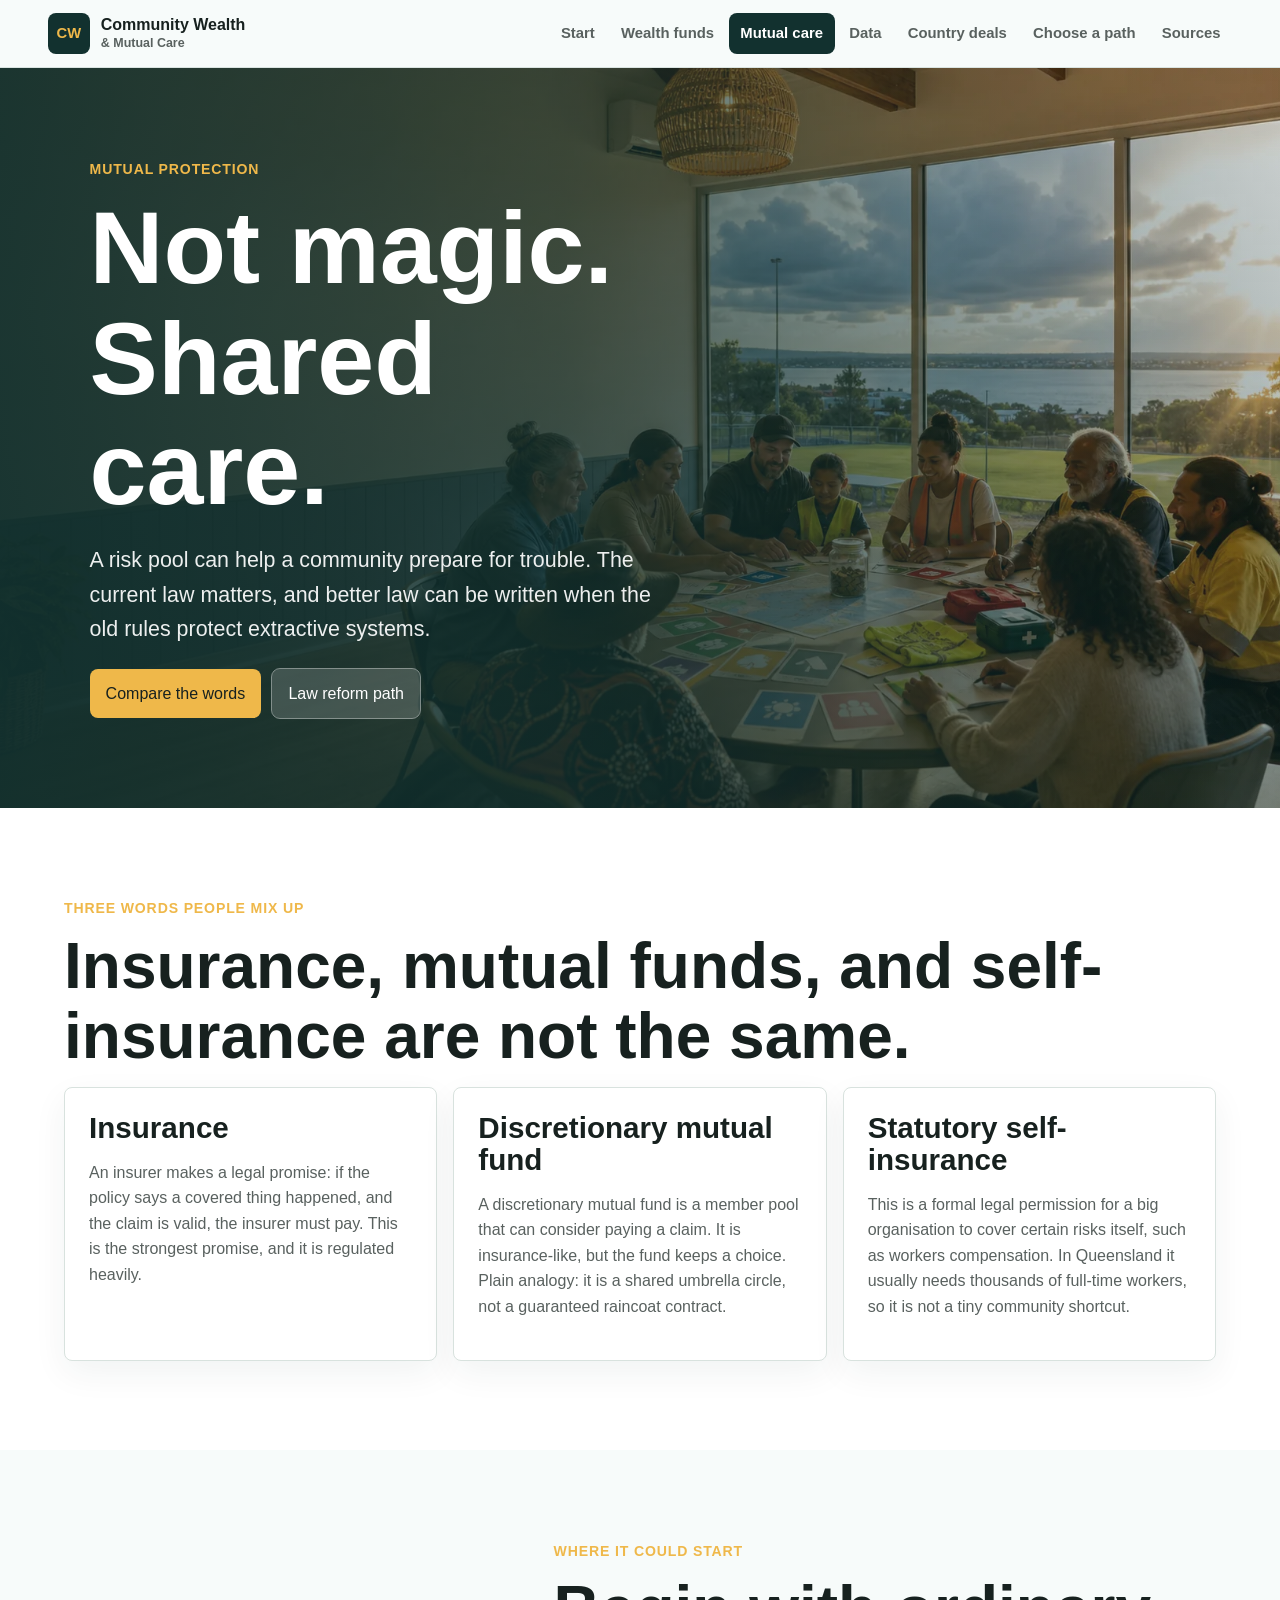
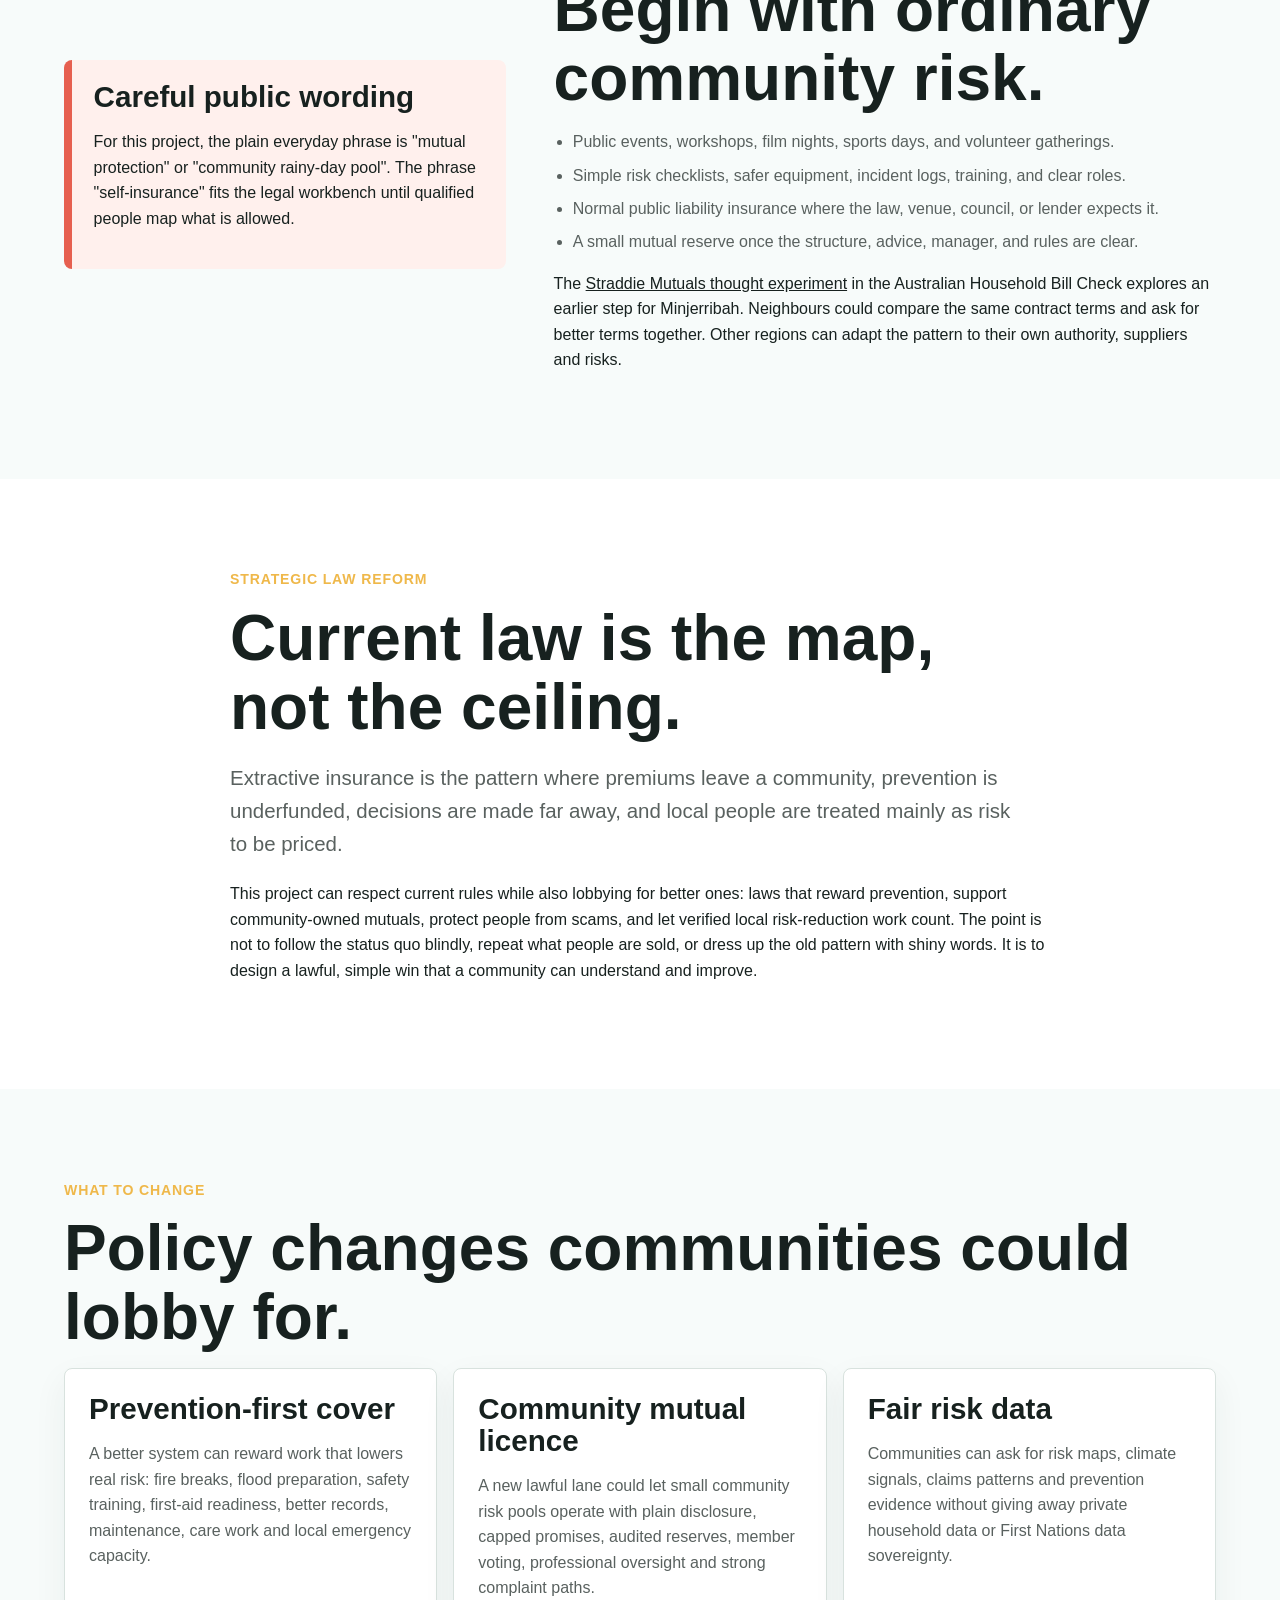
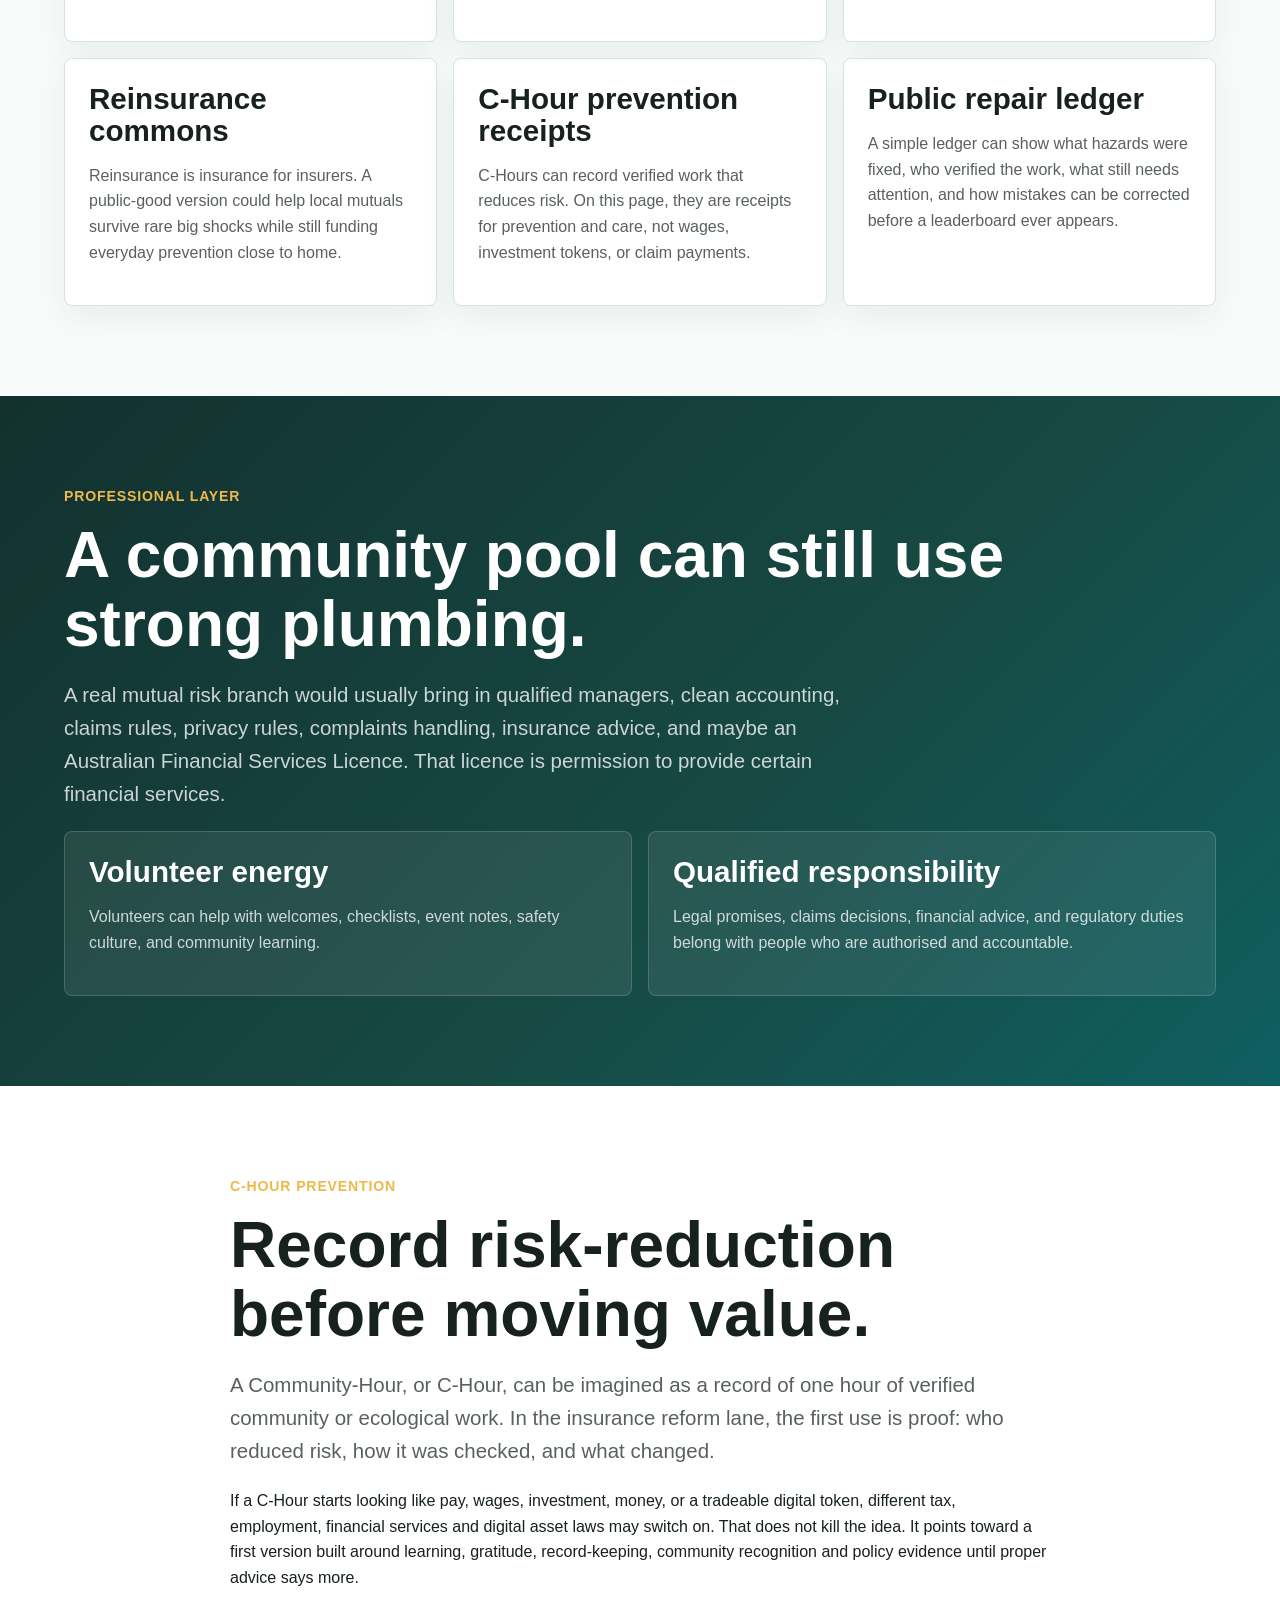
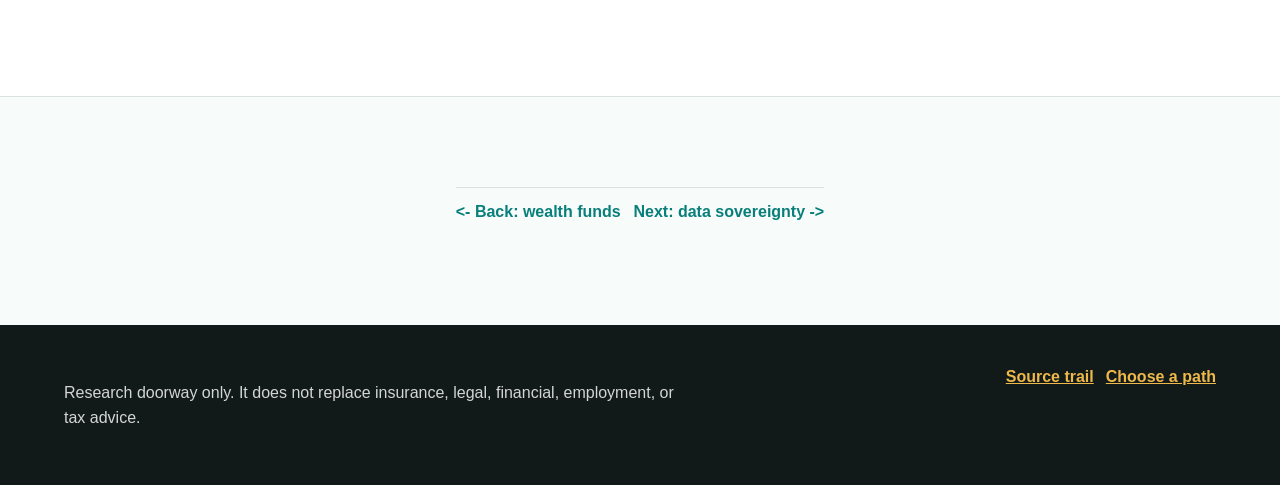
<file: mutual-care.html>
<!doctype html>
<html lang="en-AU">
<head>
  <meta charset="utf-8">
  <meta name="viewport" content="width=device-width, initial-scale=1">
  <title>Mutual Care and Self-Insurance | Moreton Bay</title>
  <meta name="description" content="Plain-English guide to mutual protection, insurance, discretionary mutual funds, and community risk pools.">
  <link rel="icon" href="assets/favicon.svg" type="image/svg+xml">
  <link rel="stylesheet" href="styles.css">
</head>
<body data-page="mutual">
  <a class="skip-link" href="#main">Skip to main content</a>
  <header class="site-header">
    <a class="brand" href="index.html"><span class="brand-mark">CW</span><span>Community Wealth<br><small>& Mutual Care</small></span></a>
    <button class="menu-toggle" type="button" aria-expanded="false" aria-controls="site-nav"><span class="sr-only">Menu</span></button>
    <nav class="site-nav" id="site-nav" aria-label="Main navigation">
      <a href="index.html" data-page="home">Start</a>
      <a href="wealth-funds.html" data-page="wealth">Wealth funds</a>
      <a href="mutual-care.html" data-page="mutual">Mutual care</a>
      <a href="data-sovereignty.html" data-page="data">Data</a>
      <a href="country-deals.html" data-page="country">Country deals</a>
      <a href="choose-a-path.html" data-page="paths">Choose a path</a>
      <a href="source-trail.html" data-page="sources">Sources</a>
    </nav>
  </header>

  <main id="main">
    <section class="hero">
      <img src="assets/images/hero-mutual-care.webp" alt="A community workshop with risk cards, safety vests, first aid kits, a rainy-day jar, a sports field, and storm clouds clearing over the bay.">
      <div class="hero-content">
        <p class="eyebrow">Mutual protection</p>
        <h1>Not magic. Shared care.</h1>
        <p>A risk pool can help a community prepare for trouble. The current law matters, and better law can be written when the old rules protect extractive systems.</p>
        <div class="hero-actions">
          <a class="button" href="#three-words">Compare the words</a>
          <a class="button secondary" href="#law-reform">Law reform path</a>
        </div>
      </div>
    </section>

    <section class="section white" id="three-words">
      <div class="wrap">
        <p class="eyebrow">Three words people mix up</p>
        <h2>Insurance, mutual funds, and self-insurance are not the same.</h2>
        <div class="grid three">
          <article class="card">
            <h3>Insurance</h3>
            <p>An insurer makes a legal promise: if the policy says a covered thing happened, and the claim is valid, the insurer must pay. This is the strongest promise, and it is regulated heavily.</p>
          </article>
          <article class="card">
            <h3>Discretionary mutual fund</h3>
            <p>A discretionary mutual fund is a member pool that can consider paying a claim. It is insurance-like, but the fund keeps a choice. Plain analogy: it is a shared umbrella circle, not a guaranteed raincoat contract.</p>
          </article>
          <article class="card">
            <h3>Statutory self-insurance</h3>
            <p>This is a formal legal permission for a big organisation to cover certain risks itself, such as workers compensation. In Queensland it usually needs thousands of full-time workers, so it is not a tiny community shortcut.</p>
          </article>
        </div>
      </div>
    </section>

    <section class="section">
      <div class="wrap story-strip">
        <div class="callout coral">
          <h3>Careful public wording</h3>
          <p>For this project, the plain everyday phrase is "mutual protection" or "community rainy-day pool". The phrase "self-insurance" fits the legal workbench until qualified people map what is allowed.</p>
        </div>
        <div>
          <p class="eyebrow">Where it could start</p>
          <h2>Begin with ordinary community risk.</h2>
          <ul class="plain-list">
            <li>Public events, workshops, film nights, sports days, and volunteer gatherings.</li>
            <li>Simple risk checklists, safer equipment, incident logs, training, and clear roles.</li>
            <li>Normal public liability insurance where the law, venue, council, or lender expects it.</li>
            <li>A small mutual reserve once the structure, advice, manager, and rules are clear.</li>
          </ul>
          <p>The <a href="https://auraofintelligence.github.io/household-bill-check/mutuals.html#regional-pattern" target="_blank" rel="noopener noreferrer">Straddie Mutuals thought experiment</a> in the Australian Household Bill Check explores an earlier step for Minjerribah. Neighbours could compare the same contract terms and ask for better terms together. Other regions can adapt the pattern to their own authority, suppliers and risks.</p>
        </div>
      </div>
    </section>

    <section class="section white" id="law-reform">
      <div class="wrap narrow">
        <p class="eyebrow">Strategic law reform</p>
        <h2>Current law is the map, not the ceiling.</h2>
        <p class="lead">Extractive insurance is the pattern where premiums leave a community, prevention is underfunded, decisions are made far away, and local people are treated mainly as risk to be priced.</p>
        <p>This project can respect current rules while also lobbying for better ones: laws that reward prevention, support community-owned mutuals, protect people from scams, and let verified local risk-reduction work count. The point is not to follow the status quo blindly, repeat what people are sold, or dress up the old pattern with shiny words. It is to design a lawful, simple win that a community can understand and improve.</p>
      </div>
    </section>

    <section class="section">
      <div class="wrap">
        <p class="eyebrow">What to change</p>
        <h2>Policy changes communities could lobby for.</h2>
        <div class="grid three">
          <article class="card">
            <h3>Prevention-first cover</h3>
            <p>A better system can reward work that lowers real risk: fire breaks, flood preparation, safety training, first-aid readiness, better records, maintenance, care work and local emergency capacity.</p>
          </article>
          <article class="card">
            <h3>Community mutual licence</h3>
            <p>A new lawful lane could let small community risk pools operate with plain disclosure, capped promises, audited reserves, member voting, professional oversight and strong complaint paths.</p>
          </article>
          <article class="card">
            <h3>Fair risk data</h3>
            <p>Communities can ask for risk maps, climate signals, claims patterns and prevention evidence without giving away private household data or First Nations data sovereignty.</p>
          </article>
          <article class="card">
            <h3>Reinsurance commons</h3>
            <p>Reinsurance is insurance for insurers. A public-good version could help local mutuals survive rare big shocks while still funding everyday prevention close to home.</p>
          </article>
          <article class="card">
            <h3>C-Hour prevention receipts</h3>
            <p>C-Hours can record verified work that reduces risk. On this page, they are receipts for prevention and care, not wages, investment tokens, or claim payments.</p>
          </article>
          <article class="card">
            <h3>Public repair ledger</h3>
            <p>A simple ledger can show what hazards were fixed, who verified the work, what still needs attention, and how mistakes can be corrected before a leaderboard ever appears.</p>
          </article>
        </div>
      </div>
    </section>

    <section class="section deep">
      <div class="wrap">
        <p class="eyebrow">Professional layer</p>
        <h2>A community pool can still use strong plumbing.</h2>
        <p class="lead">A real mutual risk branch would usually bring in qualified managers, clean accounting, claims rules, privacy rules, complaints handling, insurance advice, and maybe an Australian Financial Services Licence. That licence is permission to provide certain financial services.</p>
        <div class="grid two">
          <article class="card">
            <h3>Volunteer energy</h3>
            <p>Volunteers can help with welcomes, checklists, event notes, safety culture, and community learning.</p>
          </article>
          <article class="card">
            <h3>Qualified responsibility</h3>
            <p>Legal promises, claims decisions, financial advice, and regulatory duties belong with people who are authorised and accountable.</p>
          </article>
        </div>
      </div>
    </section>

    <section class="section white">
      <div class="wrap narrow">
        <p class="eyebrow">C-Hour prevention</p>
        <h2>Record risk-reduction before moving value.</h2>
        <p class="lead">A Community-Hour, or C-Hour, can be imagined as a record of one hour of verified community or ecological work. In the insurance reform lane, the first use is proof: who reduced risk, how it was checked, and what changed.</p>
        <p>If a C-Hour starts looking like pay, wages, investment, money, or a tradeable digital token, different tax, employment, financial services and digital asset laws may switch on. That does not kill the idea. It points toward a first version built around learning, gratitude, record-keeping, community recognition and policy evidence until proper advice says more.</p>
      </div>
    </section>

    <section class="section route-nav">
      <div class="wrap route-nav">
        <a href="wealth-funds.html"><- Back: wealth funds</a>
        <a href="data-sovereignty.html">Next: data sovereignty -></a>
      </div>
    </section>
  </main>

  <footer class="site-footer">
    <div class="wrap">
      <p>Research doorway only. It does not replace insurance, legal, financial, employment, or tax advice.</p>
      <div class="footer-links"><a href="source-trail.html">Source trail</a><a href="choose-a-path.html">Choose a path</a></div>
    </div>
  </footer>
  <button class="back-to-top" type="button" aria-label="Back to top">&uarr;</button>
  <script src="script.js"></script>
</body>
</html>
</file>
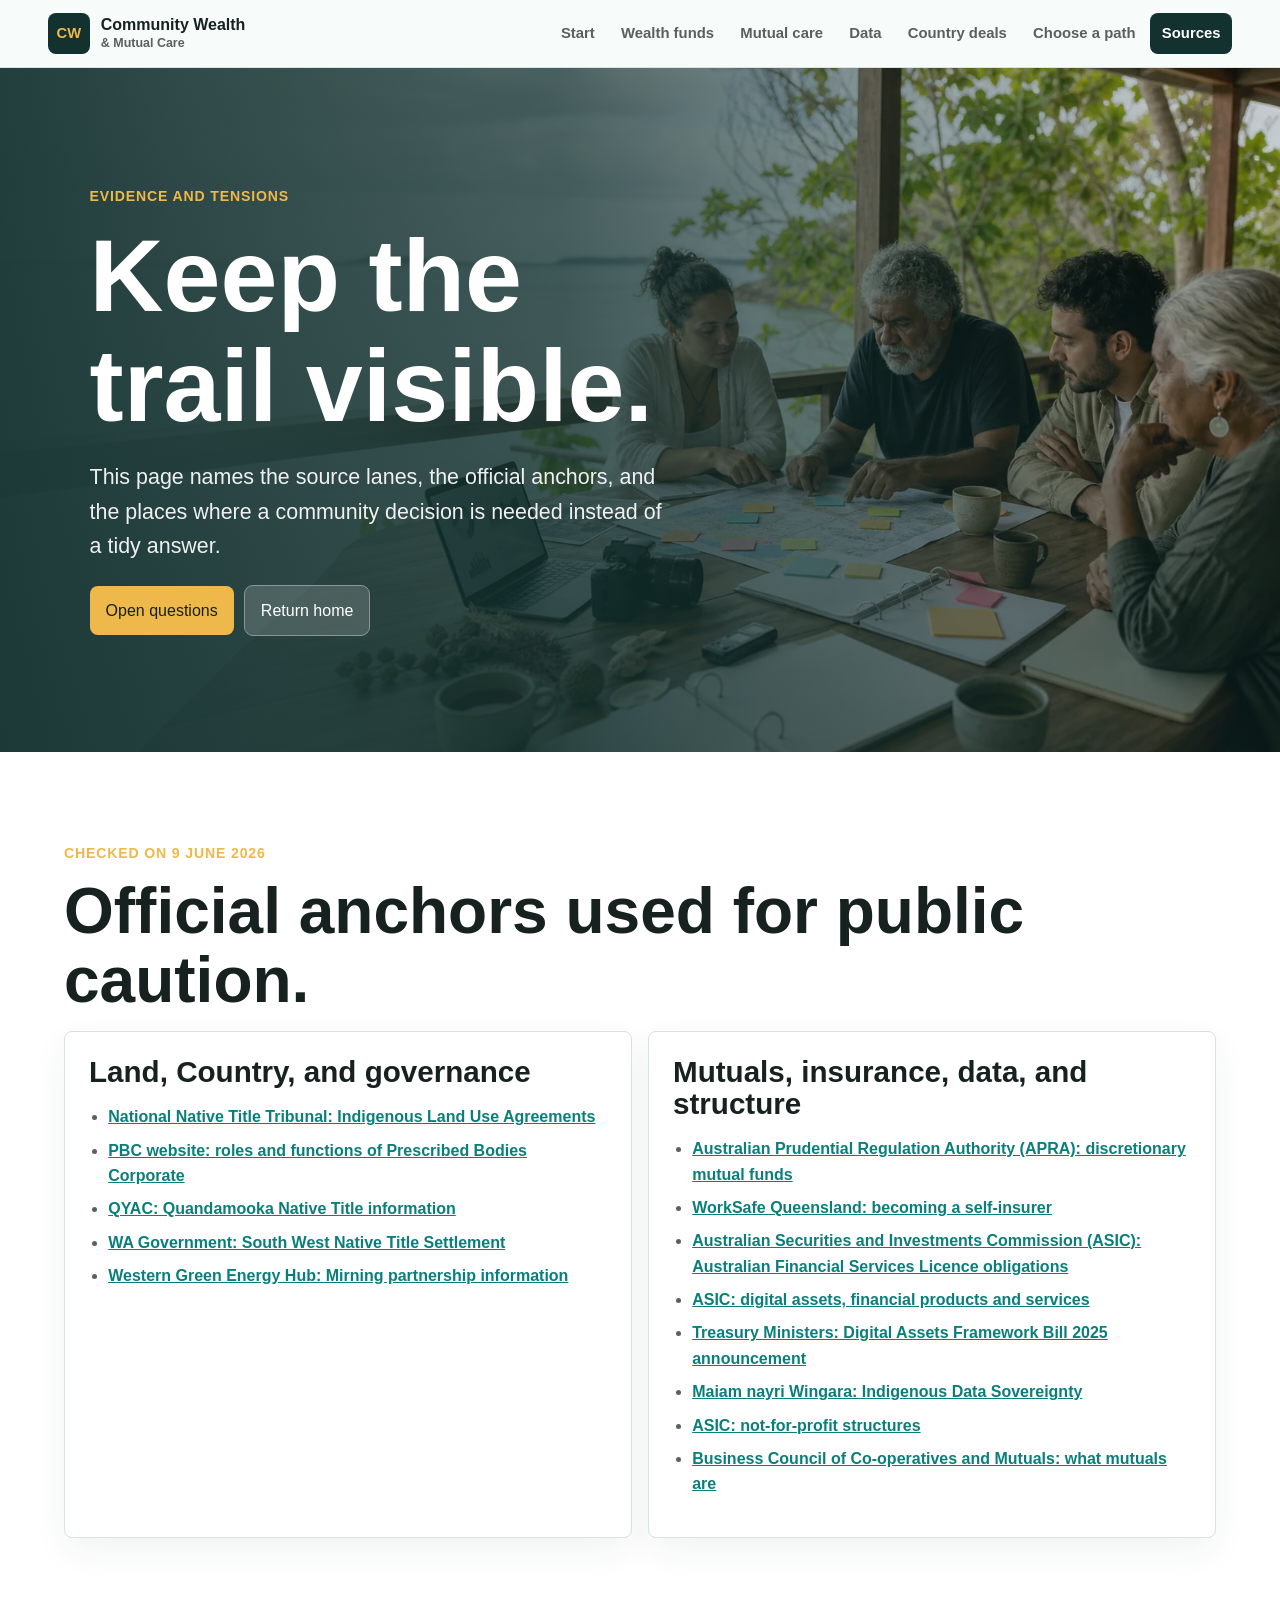
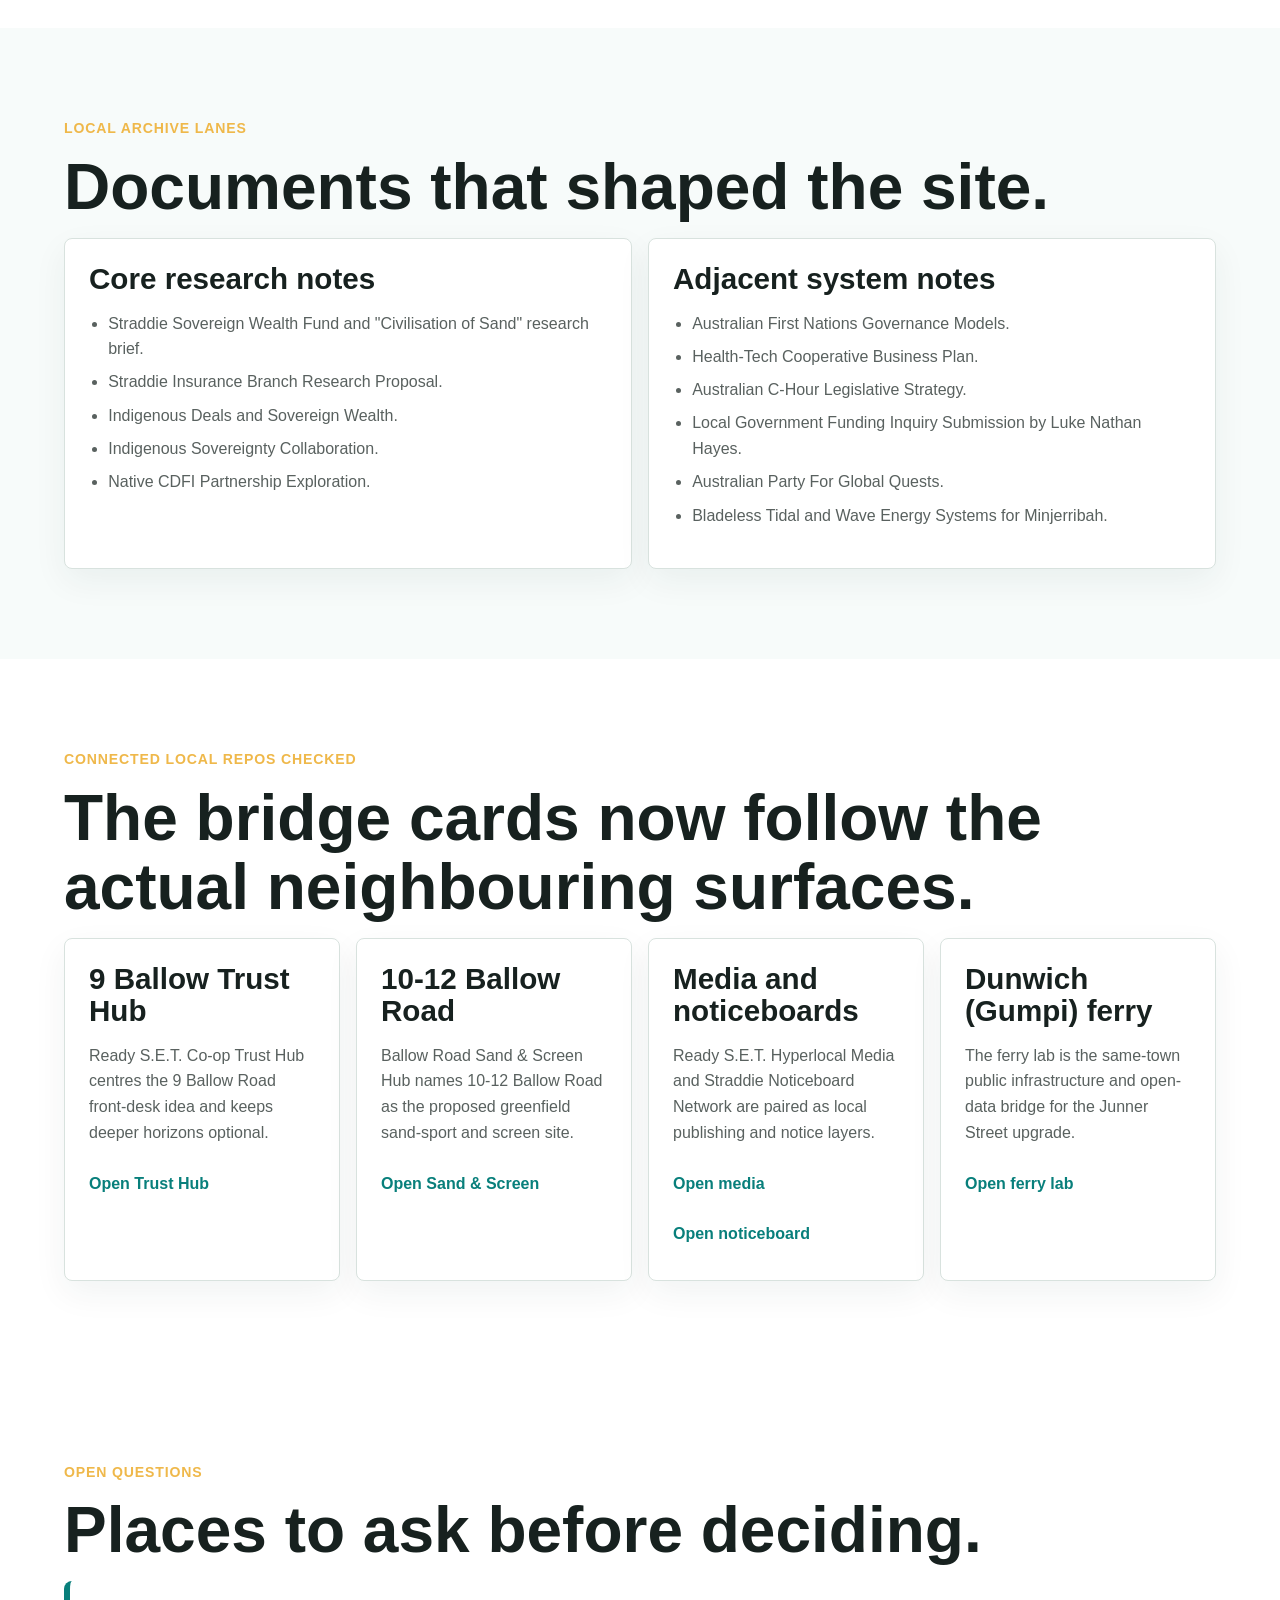
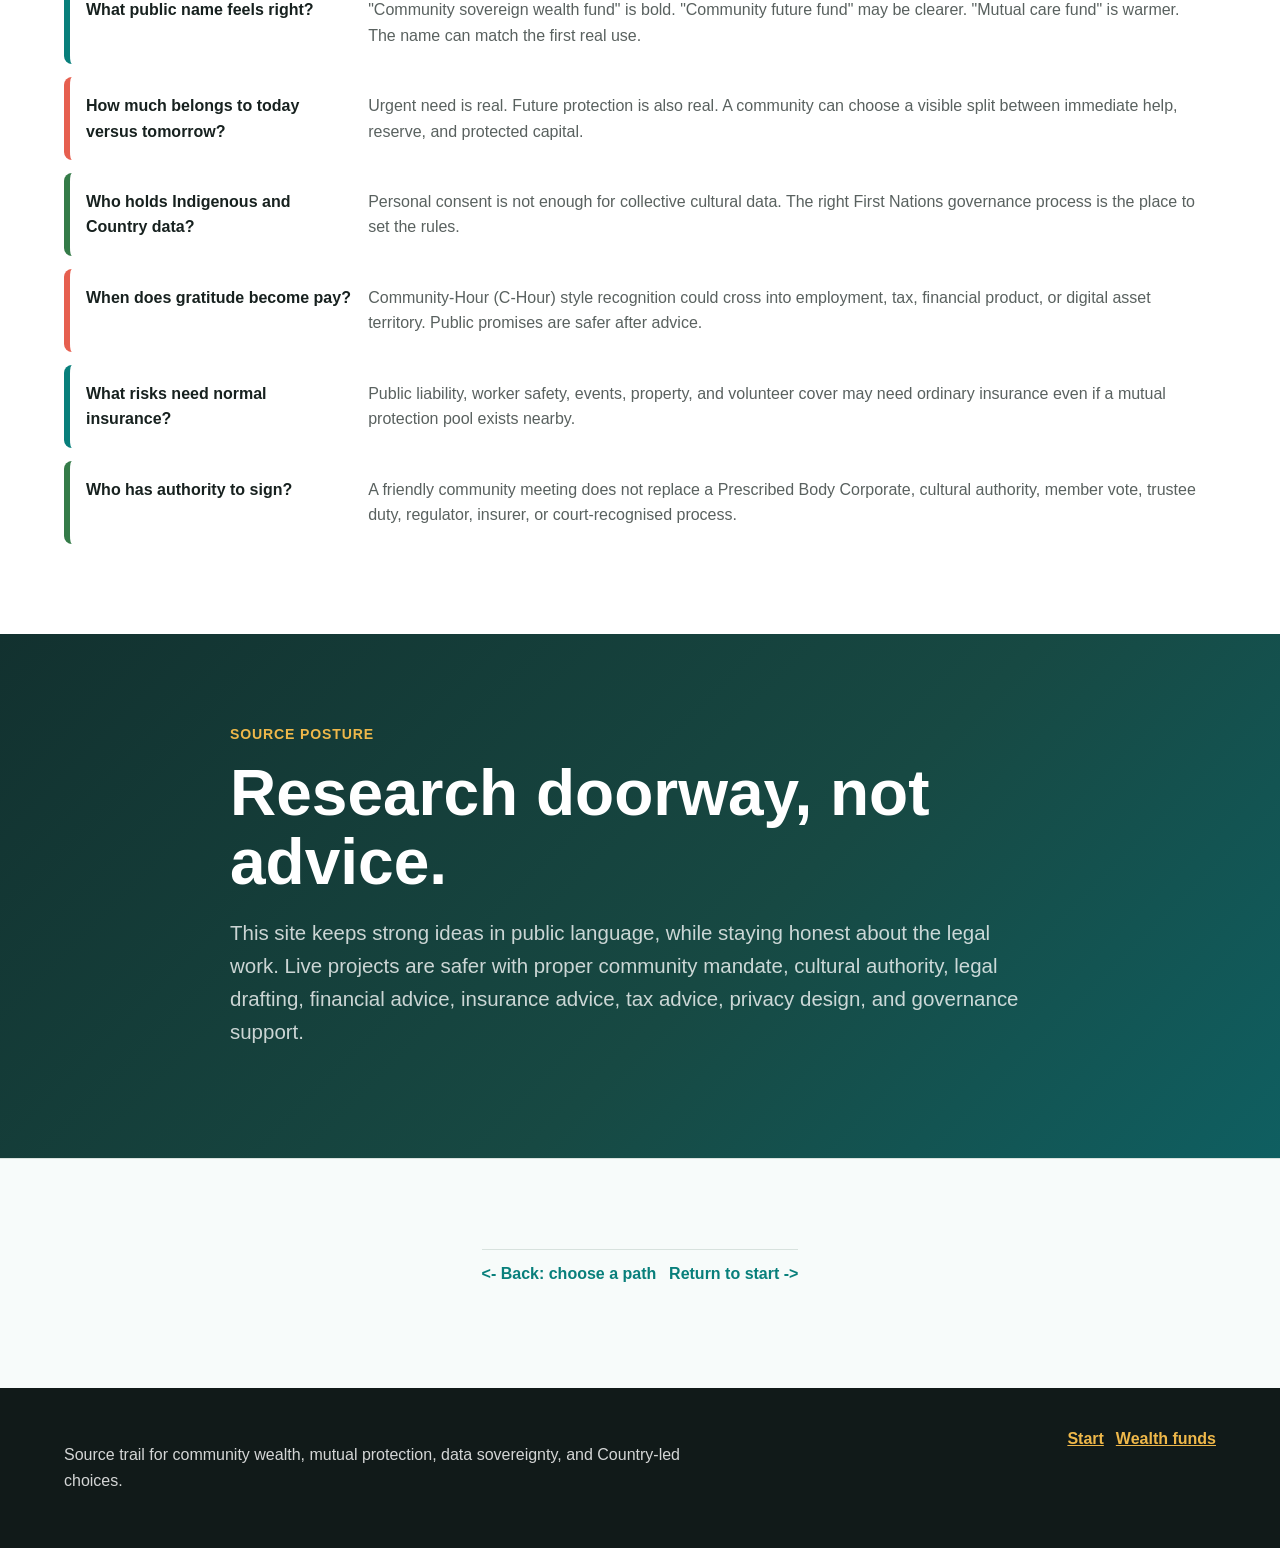
<file: source-trail.html>
<!doctype html>
<html lang="en-AU">
<head>
  <meta charset="utf-8">
  <meta name="viewport" content="width=device-width, initial-scale=1">
  <title>Source Trail and Open Questions | Moreton Bay Community Wealth</title>
  <meta name="description" content="Source trail, official links, local archive notes, and open questions for community wealth funds and mutual protection.">
  <link rel="icon" href="assets/favicon.svg" type="image/svg+xml">
  <link rel="stylesheet" href="styles.css">
</head>
<body data-page="sources">
  <a class="skip-link" href="#main">Skip to main content</a>
  <header class="site-header">
    <a class="brand" href="index.html"><span class="brand-mark">CW</span><span>Community Wealth<br><small>& Mutual Care</small></span></a>
    <button class="menu-toggle" type="button" aria-expanded="false" aria-controls="site-nav"><span class="sr-only">Menu</span></button>
    <nav class="site-nav" id="site-nav" aria-label="Main navigation">
      <a href="index.html" data-page="home">Start</a>
      <a href="wealth-funds.html" data-page="wealth">Wealth funds</a>
      <a href="mutual-care.html" data-page="mutual">Mutual care</a>
      <a href="data-sovereignty.html" data-page="data">Data</a>
      <a href="country-deals.html" data-page="country">Country deals</a>
      <a href="choose-a-path.html" data-page="paths">Choose a path</a>
      <a href="source-trail.html" data-page="sources">Sources</a>
    </nav>
  </header>

  <main id="main">
    <section class="hero">
      <img src="assets/images/hero-source-trail.webp" alt="A veranda facing Moreton Bay with maps, blank binders, sticky notes, a laptop with simple charts, a voice recorder, shells, tea, and people checking sources.">
      <div class="hero-content">
        <p class="eyebrow">Evidence and tensions</p>
        <h1>Keep the trail visible.</h1>
        <p>This page names the source lanes, the official anchors, and the places where a community decision is needed instead of a tidy answer.</p>
        <div class="hero-actions">
          <a class="button" href="#open-questions">Open questions</a>
          <a class="button secondary" href="index.html">Return home</a>
        </div>
      </div>
    </section>

    <section class="section white">
      <div class="wrap">
        <p class="eyebrow">Checked on 9 June 2026</p>
        <h2>Official anchors used for public caution.</h2>
        <div class="grid two">
          <div class="card">
            <h3>Land, Country, and governance</h3>
            <ul class="source-list">
              <li><a href="https://www.nntt.gov.au/ILUAS">National Native Title Tribunal: Indigenous Land Use Agreements</a></li>
              <li><a href="https://nativetitle.org.au/learn/role-and-function-pbc">PBC website: roles and functions of Prescribed Bodies Corporate</a></li>
              <li><a href="https://qyac.net.au/native-title/">QYAC: Quandamooka Native Title information</a></li>
              <li><a href="https://www.wa.gov.au/organisation/department-of-the-premier-and-cabinet/south-west-native-title-settlement">WA Government: South West Native Title Settlement</a></li>
              <li><a href="https://wgeh.com.au/mirning/">Western Green Energy Hub: Mirning partnership information</a></li>
            </ul>
          </div>
          <div class="card">
            <h3>Mutuals, insurance, data, and structure</h3>
            <ul class="source-list">
              <li><a href="https://www.apra.gov.au/discretionary-mutual-funds">Australian Prudential Regulation Authority (APRA): discretionary mutual funds</a></li>
              <li><a href="https://www.worksafe.qld.gov.au/claims-and-insurance/self-insurance/become-a-self-insurer">WorkSafe Queensland: becoming a self-insurer</a></li>
              <li><a href="https://www.asic.gov.au/for-finance-professionals/afs-licensees/afs-licensee-obligations/">Australian Securities and Investments Commission (ASIC): Australian Financial Services Licence obligations</a></li>
              <li><a href="https://www.asic.gov.au/regulatory-resources/digital-transformation/digital-assets-financial-products-and-services/">ASIC: digital assets, financial products and services</a></li>
              <li><a href="https://ministers.treasury.gov.au/ministers/daniel-mulino-2025/media-releases/new-digital-asset-laws-unlock-innovation-and-safeguard">Treasury Ministers: Digital Assets Framework Bill 2025 announcement</a></li>
              <li><a href="https://www.maiamnayriwingara.org/">Maiam nayri Wingara: Indigenous Data Sovereignty</a></li>
              <li><a href="https://asic.gov.au/for-business-and-companies/nfps-and-charities/registering-and-structuring-not-for-profit-organisations/">ASIC: not-for-profit structures</a></li>
              <li><a href="https://bccm.coop/about-co-ops-mutuals/what-are-co-ops-and-mutuals/what-are-mutuals/">Business Council of Co-operatives and Mutuals: what mutuals are</a></li>
            </ul>
          </div>
        </div>
      </div>
    </section>

    <section class="section">
      <div class="wrap">
        <p class="eyebrow">Local archive lanes</p>
        <h2>Documents that shaped the site.</h2>
        <div class="grid two">
          <div class="card">
            <h3>Core research notes</h3>
            <ul class="plain-list">
              <li>Straddie Sovereign Wealth Fund and "Civilisation of Sand" research brief.</li>
              <li>Straddie Insurance Branch Research Proposal.</li>
              <li>Indigenous Deals and Sovereign Wealth.</li>
              <li>Indigenous Sovereignty Collaboration.</li>
              <li>Native CDFI Partnership Exploration.</li>
            </ul>
          </div>
          <div class="card">
            <h3>Adjacent system notes</h3>
            <ul class="plain-list">
              <li>Australian First Nations Governance Models.</li>
              <li>Health-Tech Cooperative Business Plan.</li>
              <li>Australian C-Hour Legislative Strategy.</li>
              <li>Local Government Funding Inquiry Submission by Luke Nathan Hayes.</li>
              <li>Australian Party For Global Quests.</li>
              <li>Bladeless Tidal and Wave Energy Systems for Minjerribah.</li>
            </ul>
          </div>
        </div>
      </div>
    </section>

    <section class="section white">
      <div class="wrap">
        <p class="eyebrow">Connected local repos checked</p>
        <h2>The bridge cards now follow the actual neighbouring surfaces.</h2>
        <div class="grid four">
          <article class="card">
            <h3>9 Ballow Trust Hub</h3>
            <p>Ready S.E.T. Co-op Trust Hub centres the 9 Ballow Road front-desk idea and keeps deeper horizons optional.</p>
            <a class="text-link" href="https://auraofintelligence.github.io/ready-set-co-op-trust-hub/">Open Trust Hub</a>
          </article>
          <article class="card">
            <h3>10-12 Ballow Road</h3>
            <p>Ballow Road Sand & Screen Hub names 10-12 Ballow Road as the proposed greenfield sand-sport and screen site.</p>
            <a class="text-link" href="https://auraofintelligence.github.io/ballow-road-sand-screen-hub/">Open Sand & Screen</a>
          </article>
          <article class="card">
            <h3>Media and noticeboards</h3>
            <p>Ready S.E.T. Hyperlocal Media and Straddie Noticeboard Network are paired as local publishing and notice layers.</p>
            <div class="link-stack">
              <a class="text-link" href="https://auraofintelligence.github.io/ready-set-co-op-hyperlocal-media/">Open media</a>
              <a class="text-link" href="https://auraofintelligence.github.io/straddie-noticeboard-network/">Open noticeboard</a>
            </div>
          </article>
          <article class="card">
            <h3>Dunwich (Gumpi) ferry</h3>
            <p>The ferry lab is the same-town public infrastructure and open-data bridge for the Junner Street upgrade.</p>
            <a class="text-link" href="https://auraofintelligence.github.io/dunwich-gumpi-ferry-terminal-open-data-lab/">Open ferry lab</a>
          </article>
        </div>
      </div>
    </section>

    <section class="section white" id="open-questions">
      <div class="wrap">
        <p class="eyebrow">Open questions</p>
        <h2>Places to ask before deciding.</h2>
        <div class="spectrum">
          <div class="spectrum-item">
            <strong>What public name feels right?</strong>
            <p>"Community sovereign wealth fund" is bold. "Community future fund" may be clearer. "Mutual care fund" is warmer. The name can match the first real use.</p>
          </div>
          <div class="spectrum-item">
            <strong>How much belongs to today versus tomorrow?</strong>
            <p>Urgent need is real. Future protection is also real. A community can choose a visible split between immediate help, reserve, and protected capital.</p>
          </div>
          <div class="spectrum-item">
            <strong>Who holds Indigenous and Country data?</strong>
            <p>Personal consent is not enough for collective cultural data. The right First Nations governance process is the place to set the rules.</p>
          </div>
          <div class="spectrum-item">
            <strong>When does gratitude become pay?</strong>
            <p>Community-Hour (C-Hour) style recognition could cross into employment, tax, financial product, or digital asset territory. Public promises are safer after advice.</p>
          </div>
          <div class="spectrum-item">
            <strong>What risks need normal insurance?</strong>
            <p>Public liability, worker safety, events, property, and volunteer cover may need ordinary insurance even if a mutual protection pool exists nearby.</p>
          </div>
          <div class="spectrum-item">
            <strong>Who has authority to sign?</strong>
            <p>A friendly community meeting does not replace a Prescribed Body Corporate, cultural authority, member vote, trustee duty, regulator, insurer, or court-recognised process.</p>
          </div>
        </div>
      </div>
    </section>

    <section class="section deep">
      <div class="wrap narrow">
        <p class="eyebrow">Source posture</p>
        <h2>Research doorway, not advice.</h2>
        <p class="lead">This site keeps strong ideas in public language, while staying honest about the legal work. Live projects are safer with proper community mandate, cultural authority, legal drafting, financial advice, insurance advice, tax advice, privacy design, and governance support.</p>
      </div>
    </section>

    <section class="section route-nav">
      <div class="wrap route-nav">
        <a href="choose-a-path.html"><- Back: choose a path</a>
        <a href="index.html">Return to start -></a>
      </div>
    </section>
  </main>

  <footer class="site-footer">
    <div class="wrap">
      <p>Source trail for community wealth, mutual protection, data sovereignty, and Country-led choices.</p>
      <div class="footer-links"><a href="index.html">Start</a><a href="wealth-funds.html">Wealth funds</a></div>
    </div>
  </footer>
  <button class="back-to-top" type="button" aria-label="Back to top">&uarr;</button>
  <script src="script.js"></script>
</body>
</html>
</file>
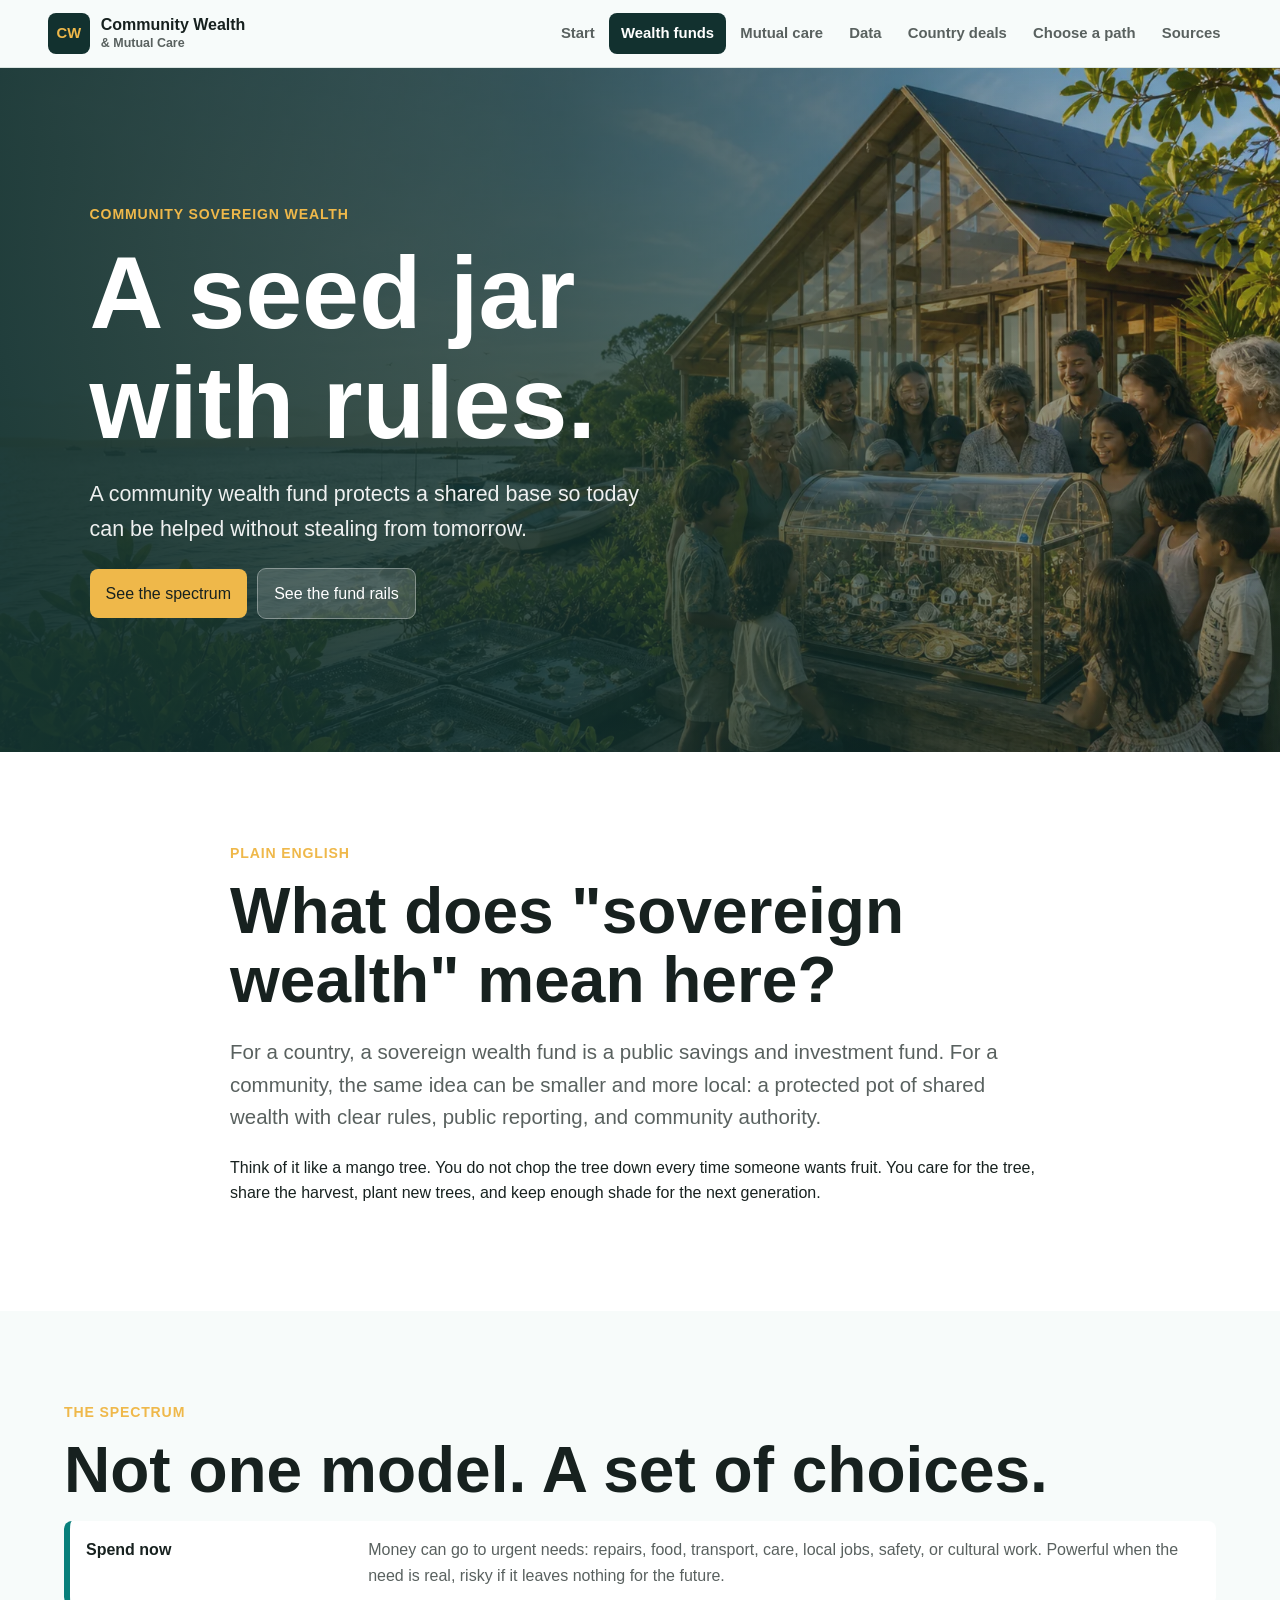
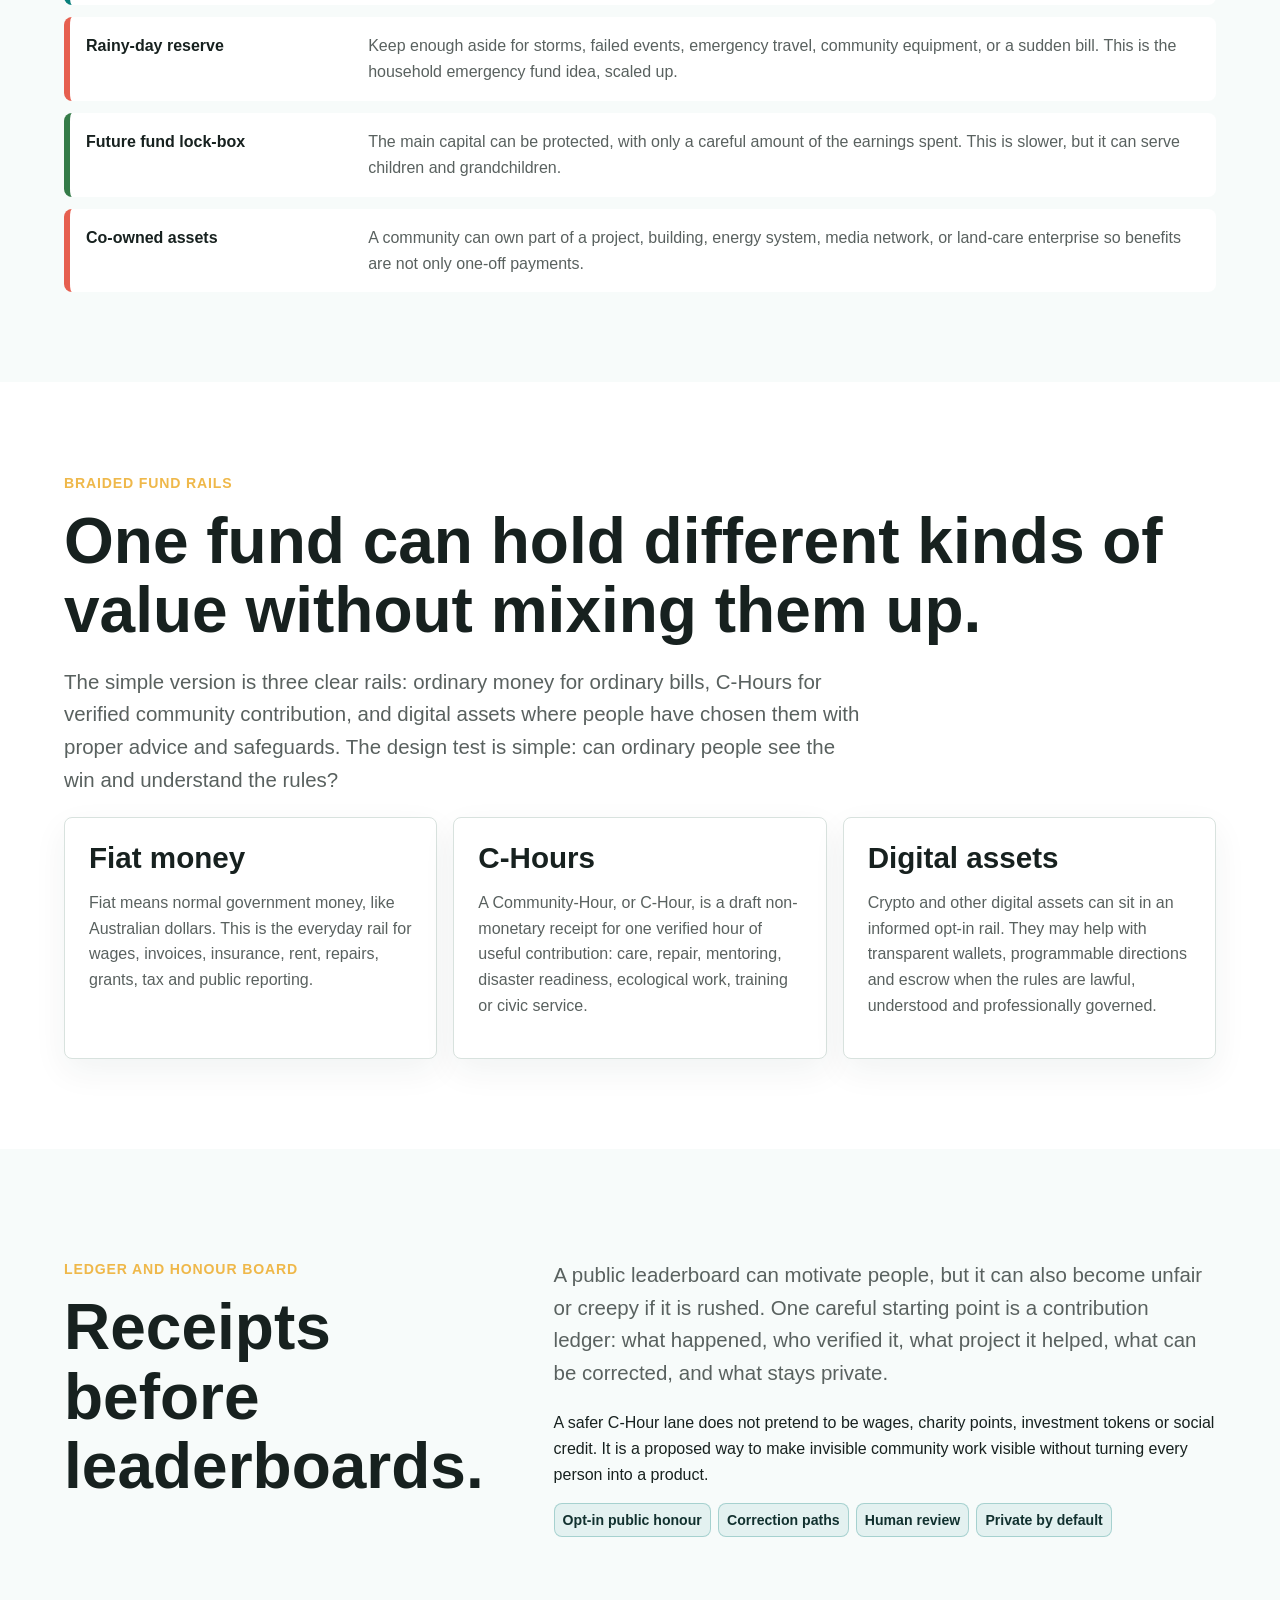
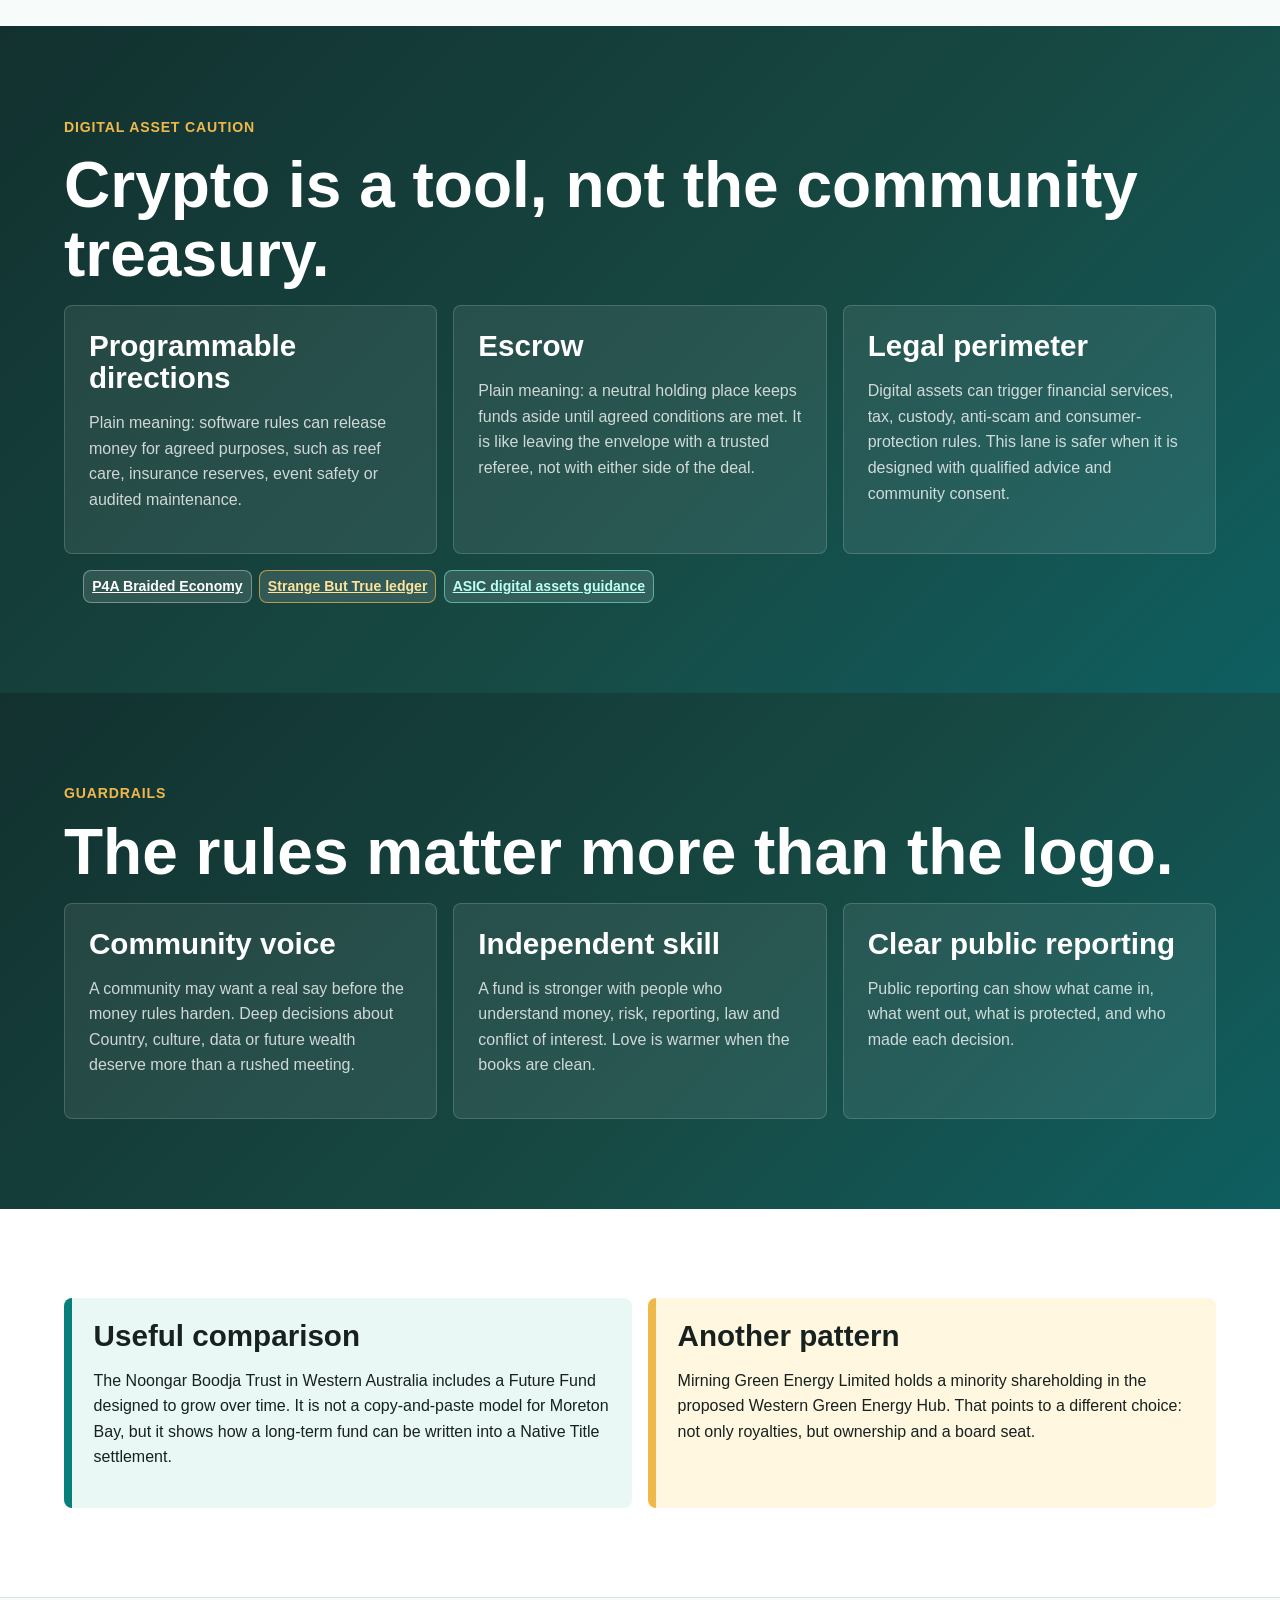
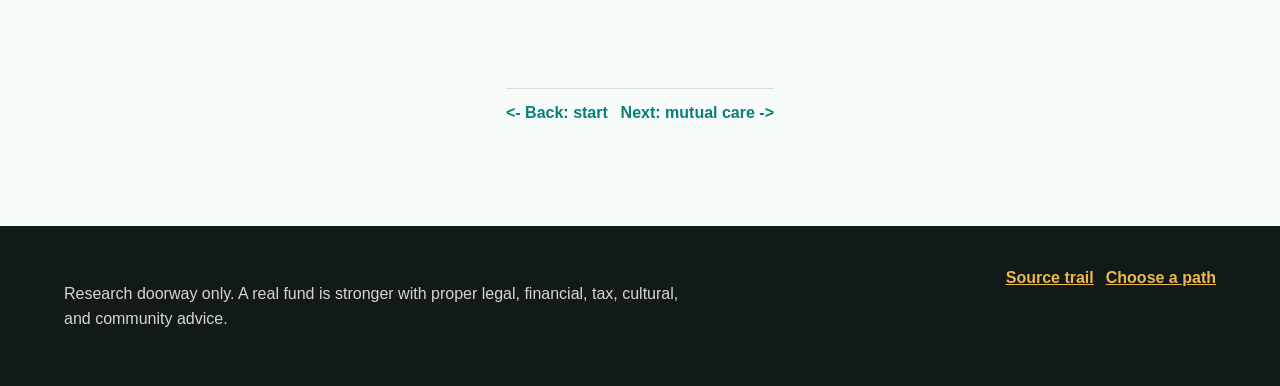
<file: wealth-funds.html>
<!doctype html>
<html lang="en-AU">
<head>
  <meta charset="utf-8">
  <meta name="viewport" content="width=device-width, initial-scale=1">
  <title>Community Wealth Funds | Moreton Bay</title>
  <meta name="description" content="Plain-English guide to community wealth funds, future funds, lock-boxes, co-ownership, and seven-generation wealth.">
  <link rel="icon" href="assets/favicon.svg" type="image/svg+xml">
  <link rel="stylesheet" href="styles.css">
</head>
<body data-page="wealth">
  <a class="skip-link" href="#main">Skip to main content</a>
  <header class="site-header">
    <a class="brand" href="index.html"><span class="brand-mark">CW</span><span>Community Wealth<br><small>& Mutual Care</small></span></a>
    <button class="menu-toggle" type="button" aria-expanded="false" aria-controls="site-nav"><span class="sr-only">Menu</span></button>
    <nav class="site-nav" id="site-nav" aria-label="Main navigation">
      <a href="index.html" data-page="home">Start</a>
      <a href="wealth-funds.html" data-page="wealth">Wealth funds</a>
      <a href="mutual-care.html" data-page="mutual">Mutual care</a>
      <a href="data-sovereignty.html" data-page="data">Data</a>
      <a href="country-deals.html" data-page="country">Country deals</a>
      <a href="choose-a-path.html" data-page="paths">Choose a path</a>
      <a href="source-trail.html" data-page="sources">Sources</a>
    </nav>
  </header>

  <main id="main">
    <section class="hero">
      <img src="assets/images/hero-wealth-funds.webp" alt="A community hall with solar panels, native plants, oyster reef trays, and a transparent savings box holding seeds, shells, coins, and miniature homes.">
      <div class="hero-content">
        <p class="eyebrow">Community sovereign wealth</p>
        <h1>A seed jar with rules.</h1>
        <p>A community wealth fund protects a shared base so today can be helped without stealing from tomorrow.</p>
        <div class="hero-actions">
          <a class="button" href="#spectrum">See the spectrum</a>
          <a class="button secondary" href="#fund-rails">See the fund rails</a>
        </div>
      </div>
    </section>

    <section class="section white">
      <div class="wrap narrow">
        <p class="eyebrow">Plain English</p>
        <h2>What does "sovereign wealth" mean here?</h2>
        <p class="lead">For a country, a sovereign wealth fund is a public savings and investment fund. For a community, the same idea can be smaller and more local: a protected pot of shared wealth with clear rules, public reporting, and community authority.</p>
        <p>Think of it like a mango tree. You do not chop the tree down every time someone wants fruit. You care for the tree, share the harvest, plant new trees, and keep enough shade for the next generation.</p>
      </div>
    </section>

    <section class="section" id="spectrum">
      <div class="wrap">
        <p class="eyebrow">The spectrum</p>
        <h2>Not one model. A set of choices.</h2>
        <div class="spectrum">
          <div class="spectrum-item">
            <strong>Spend now</strong>
            <p>Money can go to urgent needs: repairs, food, transport, care, local jobs, safety, or cultural work. Powerful when the need is real, risky if it leaves nothing for the future.</p>
          </div>
          <div class="spectrum-item">
            <strong>Rainy-day reserve</strong>
            <p>Keep enough aside for storms, failed events, emergency travel, community equipment, or a sudden bill. This is the household emergency fund idea, scaled up.</p>
          </div>
          <div class="spectrum-item">
            <strong>Future fund lock-box</strong>
            <p>The main capital can be protected, with only a careful amount of the earnings spent. This is slower, but it can serve children and grandchildren.</p>
          </div>
          <div class="spectrum-item">
            <strong>Co-owned assets</strong>
            <p>A community can own part of a project, building, energy system, media network, or land-care enterprise so benefits are not only one-off payments.</p>
          </div>
        </div>
      </div>
    </section>

    <section class="section white" id="fund-rails">
      <div class="wrap">
        <p class="eyebrow">Braided fund rails</p>
        <h2>One fund can hold different kinds of value without mixing them up.</h2>
        <p class="lead">The simple version is three clear rails: ordinary money for ordinary bills, C-Hours for verified community contribution, and digital assets where people have chosen them with proper advice and safeguards. The design test is simple: can ordinary people see the win and understand the rules?</p>
        <div class="grid three">
          <article class="card">
            <h3>Fiat money</h3>
            <p>Fiat means normal government money, like Australian dollars. This is the everyday rail for wages, invoices, insurance, rent, repairs, grants, tax and public reporting.</p>
          </article>
          <article class="card">
            <h3>C-Hours</h3>
            <p>A Community-Hour, or C-Hour, is a draft non-monetary receipt for one verified hour of useful contribution: care, repair, mentoring, disaster readiness, ecological work, training or civic service.</p>
          </article>
          <article class="card">
            <h3>Digital assets</h3>
            <p>Crypto and other digital assets can sit in an informed opt-in rail. They may help with transparent wallets, programmable directions and escrow when the rules are lawful, understood and professionally governed.</p>
          </article>
        </div>
      </div>
    </section>

    <section class="section">
      <div class="wrap story-strip">
        <div>
          <p class="eyebrow">Ledger and honour board</p>
          <h2>Receipts before leaderboards.</h2>
        </div>
        <div>
          <p class="lead">A public leaderboard can motivate people, but it can also become unfair or creepy if it is rushed. One careful starting point is a contribution ledger: what happened, who verified it, what project it helped, what can be corrected, and what stays private.</p>
          <p>A safer C-Hour lane does not pretend to be wages, charity points, investment tokens or social credit. It is a proposed way to make invisible community work visible without turning every person into a product.</p>
          <div class="tag-row">
            <span class="tag">Opt-in public honour</span>
            <span class="tag">Correction paths</span>
            <span class="tag">Human review</span>
            <span class="tag">Private by default</span>
          </div>
        </div>
      </div>
    </section>

    <section class="section deep">
      <div class="wrap">
        <p class="eyebrow">Digital asset caution</p>
        <h2>Crypto is a tool, not the community treasury.</h2>
        <div class="grid three">
          <article class="card">
            <h3>Programmable directions</h3>
            <p>Plain meaning: software rules can release money for agreed purposes, such as reef care, insurance reserves, event safety or audited maintenance.</p>
          </article>
          <article class="card">
            <h3>Escrow</h3>
            <p>Plain meaning: a neutral holding place keeps funds aside until agreed conditions are met. It is like leaving the envelope with a trusted referee, not with either side of the deal.</p>
          </article>
          <article class="card">
            <h3>Legal perimeter</h3>
            <p>Digital assets can trigger financial services, tax, custody, anti-scam and consumer-protection rules. This lane is safer when it is designed with qualified advice and community consent.</p>
          </article>
        </div>
        <div class="source-list tag-row">
          <a class="tag" href="https://auraofintelligence.github.io/p4a_xyz/pages/architecture.html#braided-economy">P4A Braided Economy</a>
          <a class="tag" href="https://auraofintelligence.github.io/strange-but-true/community-ledger.html">Strange But True ledger</a>
          <a class="tag" href="https://www.asic.gov.au/regulatory-resources/digital-transformation/digital-assets-financial-products-and-services/">ASIC digital assets guidance</a>
        </div>
      </div>
    </section>

    <section class="section deep">
      <div class="wrap">
        <p class="eyebrow">Guardrails</p>
        <h2>The rules matter more than the logo.</h2>
        <div class="grid three">
          <article class="card">
            <h3>Community voice</h3>
            <p>A community may want a real say before the money rules harden. Deep decisions about Country, culture, data or future wealth deserve more than a rushed meeting.</p>
          </article>
          <article class="card">
            <h3>Independent skill</h3>
            <p>A fund is stronger with people who understand money, risk, reporting, law and conflict of interest. Love is warmer when the books are clean.</p>
          </article>
          <article class="card">
            <h3>Clear public reporting</h3>
            <p>Public reporting can show what came in, what went out, what is protected, and who made each decision.</p>
          </article>
        </div>
      </div>
    </section>

    <section class="section white">
      <div class="wrap grid two">
        <div class="callout teal">
          <h3>Useful comparison</h3>
          <p>The Noongar Boodja Trust in Western Australia includes a Future Fund designed to grow over time. It is not a copy-and-paste model for Moreton Bay, but it shows how a long-term fund can be written into a Native Title settlement.</p>
        </div>
        <div class="callout">
          <h3>Another pattern</h3>
          <p>Mirning Green Energy Limited holds a minority shareholding in the proposed Western Green Energy Hub. That points to a different choice: not only royalties, but ownership and a board seat.</p>
        </div>
      </div>
    </section>

    <section class="section route-nav">
      <div class="wrap route-nav">
        <a href="index.html"><- Back: start</a>
        <a href="mutual-care.html">Next: mutual care -></a>
      </div>
    </section>
  </main>

  <footer class="site-footer">
    <div class="wrap">
      <p>Research doorway only. A real fund is stronger with proper legal, financial, tax, cultural, and community advice.</p>
      <div class="footer-links"><a href="source-trail.html">Source trail</a><a href="choose-a-path.html">Choose a path</a></div>
    </div>
  </footer>
  <button class="back-to-top" type="button" aria-label="Back to top">&uarr;</button>
  <script src="script.js"></script>
</body>
</html>
</file>
<file: styles.css>
:root {
  --ink: #17211f;
  --muted: #59615f;
  --paper: #f7fbfa;
  --white: #ffffff;
  --line: #d8e2de;
  --teal: #087f7b;
  --deep-teal: #12312f;
  --sea: #0f5f61;
  --coral: #e65f4f;
  --gold: #efb84a;
  --leaf: #347b48;
  --violet: #6f56c9;
  --shadow: 0 22px 60px rgba(18, 49, 47, 0.14);
  --radius: 8px;
  font-family: "Atkinson Hyperlegible", "Segoe UI", Arial, sans-serif;
}

* {
  box-sizing: border-box;
}

html {
  scroll-behavior: smooth;
}

body {
  margin: 0;
  background: var(--paper);
  color: var(--ink);
  line-height: 1.6;
  overflow-x: hidden;
}

img {
  display: block;
  max-width: 100%;
}

a {
  color: inherit;
}

.skip-link {
  position: fixed;
  left: 1rem;
  top: -4rem;
  z-index: 100;
  background: var(--gold);
  color: var(--ink);
  padding: 0.7rem 1rem;
  border-radius: var(--radius);
}

.skip-link:focus {
  top: 1rem;
}

.site-header {
  position: sticky;
  top: 0;
  z-index: 50;
  display: flex;
  align-items: center;
  justify-content: space-between;
  gap: 1rem;
  padding: 0.8rem clamp(1rem, 4vw, 3rem);
  background: rgba(247, 251, 250, 0.93);
  border-bottom: 1px solid rgba(216, 226, 222, 0.9);
  backdrop-filter: blur(16px);
  width: 100%;
}

.brand {
  display: flex;
  align-items: center;
  gap: 0.7rem;
  min-width: 0;
  font-weight: 800;
  line-height: 1.05;
  text-decoration: none;
}

.brand-mark {
  display: grid;
  width: 2.6rem;
  height: 2.6rem;
  place-items: center;
  border-radius: var(--radius);
  background: var(--deep-teal);
  color: var(--gold);
  font-size: 0.92rem;
  letter-spacing: 0;
}

.brand small {
  color: var(--muted);
  font-size: 0.78rem;
  font-weight: 700;
}

.site-nav {
  display: flex;
  flex-wrap: wrap;
  align-items: center;
  justify-content: flex-end;
  gap: 0.2rem;
}

.site-nav a {
  border-radius: var(--radius);
  color: var(--muted);
  font-size: 0.93rem;
  font-weight: 700;
  padding: 0.55rem 0.72rem;
  text-decoration: none;
}

.site-nav a:hover,
.site-nav a:focus-visible,
.site-nav a[aria-current="page"] {
  background: var(--deep-teal);
  color: var(--white);
}

.menu-toggle {
  display: none;
  flex: 0 0 2.75rem;
  border: 1px solid var(--line);
  border-radius: var(--radius);
  background: var(--white);
  color: var(--ink);
  min-height: 2.75rem;
  min-width: 2.75rem;
}

.menu-toggle::before {
  content: "";
  display: block;
  width: 1.25rem;
  height: 0.8rem;
  margin: auto;
  border-top: 3px solid currentColor;
  border-bottom: 3px solid currentColor;
  box-shadow: 0 5px 0 currentColor;
}

.sr-only {
  position: absolute;
  width: 1px;
  height: 1px;
  overflow: hidden;
  clip: rect(0, 0, 0, 0);
  white-space: nowrap;
}

.hero {
  position: relative;
  min-height: clamp(520px, 76svh, 760px);
  overflow: hidden;
  isolation: isolate;
}

.hero img {
  position: absolute;
  inset: 0;
  z-index: -2;
  width: 100%;
  height: 100%;
  object-fit: cover;
}

.hero::after {
  content: "";
  position: absolute;
  inset: 0;
  z-index: -1;
  background:
    linear-gradient(90deg, rgba(18, 49, 47, 0.92) 0%, rgba(18, 49, 47, 0.72) 44%, rgba(18, 49, 47, 0.1) 100%),
    linear-gradient(0deg, rgba(18, 49, 47, 0.44), rgba(18, 49, 47, 0.04));
}

.hero-content {
  display: grid;
  align-content: center;
  width: min(100%, 760px);
  min-height: inherit;
  max-width: 760px;
  padding: clamp(3rem, 7vw, 6rem) clamp(1rem, 7vw, 6rem);
  color: var(--white);
}

.eyebrow {
  margin: 0 0 0.8rem;
  color: var(--gold);
  font-size: 0.88rem;
  font-weight: 900;
  letter-spacing: 0.06em;
  text-transform: uppercase;
}

h1,
h2,
h3 {
  line-height: 1.08;
}

h1 {
  margin: 0;
  max-width: 12ch;
  font-size: clamp(2.75rem, 9vw, 6.4rem);
  letter-spacing: 0;
  overflow-wrap: normal;
}

.hero p:not(.eyebrow) {
  max-width: 58ch;
  margin: 1.15rem 0 0;
  color: rgba(255, 255, 255, 0.92);
  font-size: clamp(1.05rem, 2vw, 1.34rem);
}

.hero-actions {
  display: flex;
  flex-wrap: wrap;
  gap: 0.7rem;
  margin-top: 1.45rem;
}

.button,
.text-link {
  display: inline-flex;
  align-items: center;
  justify-content: center;
  min-height: 2.8rem;
  border-radius: var(--radius);
  font-weight: 850;
  text-decoration: none;
}

.button {
  border: 0;
  background: var(--gold);
  color: var(--ink);
  padding: 0.72rem 1rem;
  cursor: pointer;
  font: inherit;
}

.button.secondary {
  background: rgba(255, 255, 255, 0.16);
  color: var(--white);
  outline: 1px solid rgba(255, 255, 255, 0.45);
}

.button.ghost {
  border: 1px solid rgba(8, 127, 123, 0.38);
  background: var(--white);
  color: var(--deep-teal);
}

.button.danger {
  background: #fff0ed;
  color: #8a281e;
}

.text-link {
  color: var(--teal);
}

.link-stack {
  display: grid;
  gap: 0.35rem;
  justify-items: start;
}

.section {
  padding: clamp(3rem, 7vw, 6rem) clamp(1rem, 5vw, 4rem);
}

.section.white {
  background: var(--white);
}

.section.deep {
  background: linear-gradient(135deg, #12312f 0%, #174943 58%, #0f5f61 100%);
  color: var(--white);
}

.section.deep .lead,
.section.deep .mini,
.section.deep .muted {
  color: rgba(255, 255, 255, 0.78);
}

.wrap {
  max-width: 1180px;
  margin: 0 auto;
}

.narrow {
  max-width: 820px;
}

.section h2 {
  margin: 0 0 1rem;
  font-size: clamp(2rem, 5vw, 4rem);
  letter-spacing: 0;
}

.section h3 {
  margin: 0 0 0.65rem;
  font-size: clamp(1.25rem, 3vw, 1.85rem);
}

.lead {
  max-width: 70ch;
  color: var(--muted);
  font-size: clamp(1.08rem, 2vw, 1.28rem);
}

.grid {
  display: grid;
  gap: 1rem;
}

.grid.two {
  grid-template-columns: repeat(2, minmax(0, 1fr));
}

.grid.three {
  grid-template-columns: repeat(3, minmax(0, 1fr));
}

.grid.four {
  grid-template-columns: repeat(4, minmax(0, 1fr));
}

.card {
  border: 1px solid var(--line);
  border-radius: var(--radius);
  background: var(--white);
  padding: clamp(1.1rem, 2vw, 1.5rem);
  box-shadow: 0 12px 34px rgba(18, 49, 47, 0.06);
}

a.card {
  color: inherit;
  text-decoration: none;
}

.path-card {
  display: grid;
  align-content: start;
  gap: 0.35rem;
  min-height: 100%;
}

.path-card:hover,
.path-card:focus-visible {
  border-color: rgba(8, 127, 123, 0.6);
  box-shadow: 0 18px 46px rgba(18, 49, 47, 0.12);
  outline: 0;
}

.deep .card {
  border-color: rgba(255, 255, 255, 0.16);
  background: rgba(255, 255, 255, 0.08);
  box-shadow: none;
}

.card p,
.plain-list li,
.source-list li {
  color: var(--muted);
}

.deep .card p {
  color: rgba(255, 255, 255, 0.78);
}

.tag-row {
  display: flex;
  flex-wrap: wrap;
  gap: 0.45rem;
  margin-top: 1rem;
}

.tag {
  border: 1px solid rgba(8, 127, 123, 0.28);
  border-radius: var(--radius);
  background: rgba(8, 127, 123, 0.08);
  color: var(--deep-teal);
  font-size: 0.88rem;
  font-weight: 800;
  padding: 0.28rem 0.5rem;
}

.section.deep .tag {
  border-color: rgba(255, 255, 255, 0.35);
  background: rgba(255, 255, 255, 0.12);
  color: var(--white);
}

.section.deep .tag:nth-child(2) {
  border-color: rgba(239, 184, 74, 0.7);
  color: #ffe39c;
}

.section.deep .tag:nth-child(3) {
  border-color: rgba(106, 205, 190, 0.75);
  color: #bcfff3;
}

.section.deep .tag:nth-child(4) {
  border-color: rgba(246, 141, 119, 0.75);
  color: #ffd2c9;
}

.story-strip {
  display: grid;
  grid-template-columns: 0.8fr 1.2fr;
  gap: clamp(1.3rem, 4vw, 3rem);
  align-items: center;
}

.story-image {
  border-radius: var(--radius);
  box-shadow: var(--shadow);
  aspect-ratio: 4 / 3;
  object-fit: cover;
}

.spectrum {
  display: grid;
  gap: 0.8rem;
}

.spectrum-item {
  display: grid;
  grid-template-columns: minmax(8rem, 0.32fr) 1fr;
  gap: 1rem;
  align-items: start;
  padding: 1rem;
  border-left: 6px solid var(--teal);
  border-radius: var(--radius);
  background: var(--white);
}

.spectrum-item:nth-child(2n) {
  border-color: var(--coral);
}

.spectrum-item:nth-child(3n) {
  border-color: var(--leaf);
}

.spectrum-item strong {
  font-size: 1rem;
}

.spectrum-item p {
  margin: 0;
  color: var(--muted);
}

.callout {
  border-left: 8px solid var(--gold);
  border-radius: var(--radius);
  background: #fff7df;
  padding: clamp(1rem, 2vw, 1.35rem);
}

.callout.coral {
  border-color: var(--coral);
  background: #fff0ed;
}

.callout.teal {
  border-color: var(--teal);
  background: #e9f7f5;
}

.builder-panels {
  display: grid;
  gap: clamp(1.4rem, 4vw, 2.4rem);
  margin-top: 1.5rem;
}

.builder-panel {
  scroll-margin-top: 6rem;
  border: 1px solid var(--line);
  border-radius: var(--radius);
  background: #fbfefe;
  box-shadow: var(--shadow);
  overflow: hidden;
}

.builder-heading {
  padding: clamp(1.2rem, 3vw, 2rem);
  border-bottom: 1px solid var(--line);
  background: linear-gradient(135deg, #ffffff 0%, #edf8f6 100%);
}

.builder-heading h3 {
  margin-bottom: 0.45rem;
}

.builder-heading p:last-child {
  max-width: 76ch;
  margin-bottom: 0;
  color: var(--muted);
}

.builder-layout {
  display: grid;
  grid-template-columns: minmax(0, 1.05fr) minmax(20rem, 0.95fr);
  gap: 1rem;
  align-items: stretch;
  padding: clamp(1rem, 3vw, 1.4rem);
}

.builder-form {
  display: grid;
  gap: 0.9rem;
}

.builder-form label,
.output-panel label {
  display: grid;
  gap: 0.35rem;
  color: var(--deep-teal);
  font-weight: 850;
}

.builder-form input,
.builder-form textarea,
.markdown-output {
  width: 100%;
  border: 1px solid var(--line);
  border-radius: var(--radius);
  background: var(--white);
  color: var(--ink);
  font: inherit;
  line-height: 1.45;
  padding: 0.7rem 0.75rem;
}

.builder-form textarea {
  resize: vertical;
}

.form-grid {
  display: grid;
  gap: 0.9rem;
}

.form-grid.two {
  grid-template-columns: repeat(2, minmax(0, 1fr));
}

.builder-actions {
  display: flex;
  flex-wrap: wrap;
  gap: 0.55rem;
  margin-top: 0.2rem;
}

.status-line {
  min-height: 1.4rem;
  margin: 0;
  color: var(--muted);
  font-size: 0.94rem;
}

.output-panel {
  display: grid;
  min-height: 100%;
}

.markdown-output {
  min-height: 34rem;
  resize: vertical;
  background: #101b1a;
  color: #f4fbf8;
  font-family: Consolas, "Liberation Mono", monospace;
  font-size: 0.88rem;
  white-space: pre;
}

.plain-list,
.source-list {
  padding-left: 1.2rem;
}

.plain-list li,
.source-list li {
  margin: 0.48rem 0;
}

.source-list a {
  color: var(--teal);
  font-weight: 800;
}

.route-nav {
  display: flex;
  flex-wrap: wrap;
  justify-content: space-between;
  gap: 0.8rem;
  border-top: 1px solid var(--line);
}

.route-nav a {
  display: inline-flex;
  align-items: center;
  min-height: 3rem;
  border-radius: var(--radius);
  color: var(--teal);
  font-weight: 850;
  text-decoration: none;
}

.site-footer {
  padding: 2.4rem clamp(1rem, 5vw, 4rem);
  background: #111a19;
  color: rgba(255, 255, 255, 0.82);
}

.site-footer .wrap {
  display: grid;
  grid-template-columns: 1.1fr 0.9fr;
  gap: 1rem;
  align-items: start;
}

.site-footer a {
  color: var(--gold);
  font-weight: 800;
}

.footer-links {
  display: flex;
  flex-wrap: wrap;
  gap: 0.75rem;
  justify-content: flex-end;
}

.back-to-top {
  position: fixed;
  right: 1rem;
  bottom: 1rem;
  z-index: 40;
  display: grid;
  width: 3.6rem;
  height: 3.6rem;
  place-items: center;
  border: 0;
  border-radius: var(--radius);
  background: var(--coral);
  color: var(--white);
  box-shadow: var(--shadow);
  cursor: pointer;
  font-size: 2rem;
  font-weight: 900;
  line-height: 1;
  opacity: 0;
  pointer-events: none;
  transform: translateY(0.5rem);
  transition: opacity 160ms ease, transform 160ms ease;
}

.back-to-top.is-visible {
  opacity: 1;
  pointer-events: auto;
  transform: translateY(0);
}

.mini {
  color: var(--muted);
  font-size: 0.94rem;
}

.mt-1 {
  margin-top: 1rem;
}

@media (max-width: 960px) {
  .menu-toggle {
    display: block;
  }

  .site-nav {
    position: absolute;
    left: 1rem;
    right: 1rem;
    top: calc(100% + 0.5rem);
    display: none;
    padding: 0.65rem;
    background: var(--white);
    border: 1px solid var(--line);
    border-radius: var(--radius);
    box-shadow: var(--shadow);
  }

  .site-nav.is-open {
    display: grid;
    grid-template-columns: repeat(2, minmax(0, 1fr));
  }

  .site-nav a {
    width: 100%;
  }

  .grid.two,
  .grid.three,
  .grid.four,
  .story-strip,
  .builder-layout,
  .form-grid.two {
    grid-template-columns: 1fr;
  }

  .hero::after {
    background:
      linear-gradient(0deg, rgba(18, 49, 47, 0.9) 0%, rgba(18, 49, 47, 0.62) 62%, rgba(18, 49, 47, 0.1) 100%);
  }

  .hero-content {
    align-content: end;
  }

  .markdown-output {
    min-height: 24rem;
  }
}

@media (max-width: 620px) {
  .site-header {
    padding: 0.7rem 0.85rem;
  }

  .brand {
    font-size: 0.92rem;
  }

  .brand-mark {
    width: 2.3rem;
    height: 2.3rem;
  }

  .site-nav.is-open {
    grid-template-columns: 1fr;
  }

  h1 {
    max-width: 8.4ch;
    font-size: clamp(2.5rem, 12vw, 3.35rem);
  }

  .hero {
    min-height: 78svh;
  }

  .hero-content {
    padding: 2.4rem 1.25rem 3rem;
  }

  .hero p:not(.eyebrow) {
    font-size: 1rem;
  }

  .hero-actions {
    display: grid;
    grid-template-columns: 1fr;
    width: min(100%, 20rem);
  }

  .button {
    width: 100%;
  }

  .eyebrow {
    font-size: 0.78rem;
    letter-spacing: 0.04em;
  }

  .spectrum-item {
    grid-template-columns: 1fr;
    gap: 0.45rem;
  }

  .footer-links,
  .site-footer .wrap {
    display: grid;
    justify-content: start;
    grid-template-columns: 1fr;
  }

  .section,
  .site-footer {
    padding-right: max(1rem, env(safe-area-inset-right));
    padding-bottom: calc(clamp(3rem, 7vw, 6rem) + 4.4rem);
  }

  .builder-actions {
    display: grid;
  }

  .builder-actions .button {
    width: 100%;
  }

  .back-to-top {
    right: 0.35rem;
    bottom: 0.35rem;
    width: 3rem;
    height: 3.2rem;
    border: 2px solid rgba(255, 255, 255, 0.7);
    font-size: 2.05rem;
  }
}
</file>
